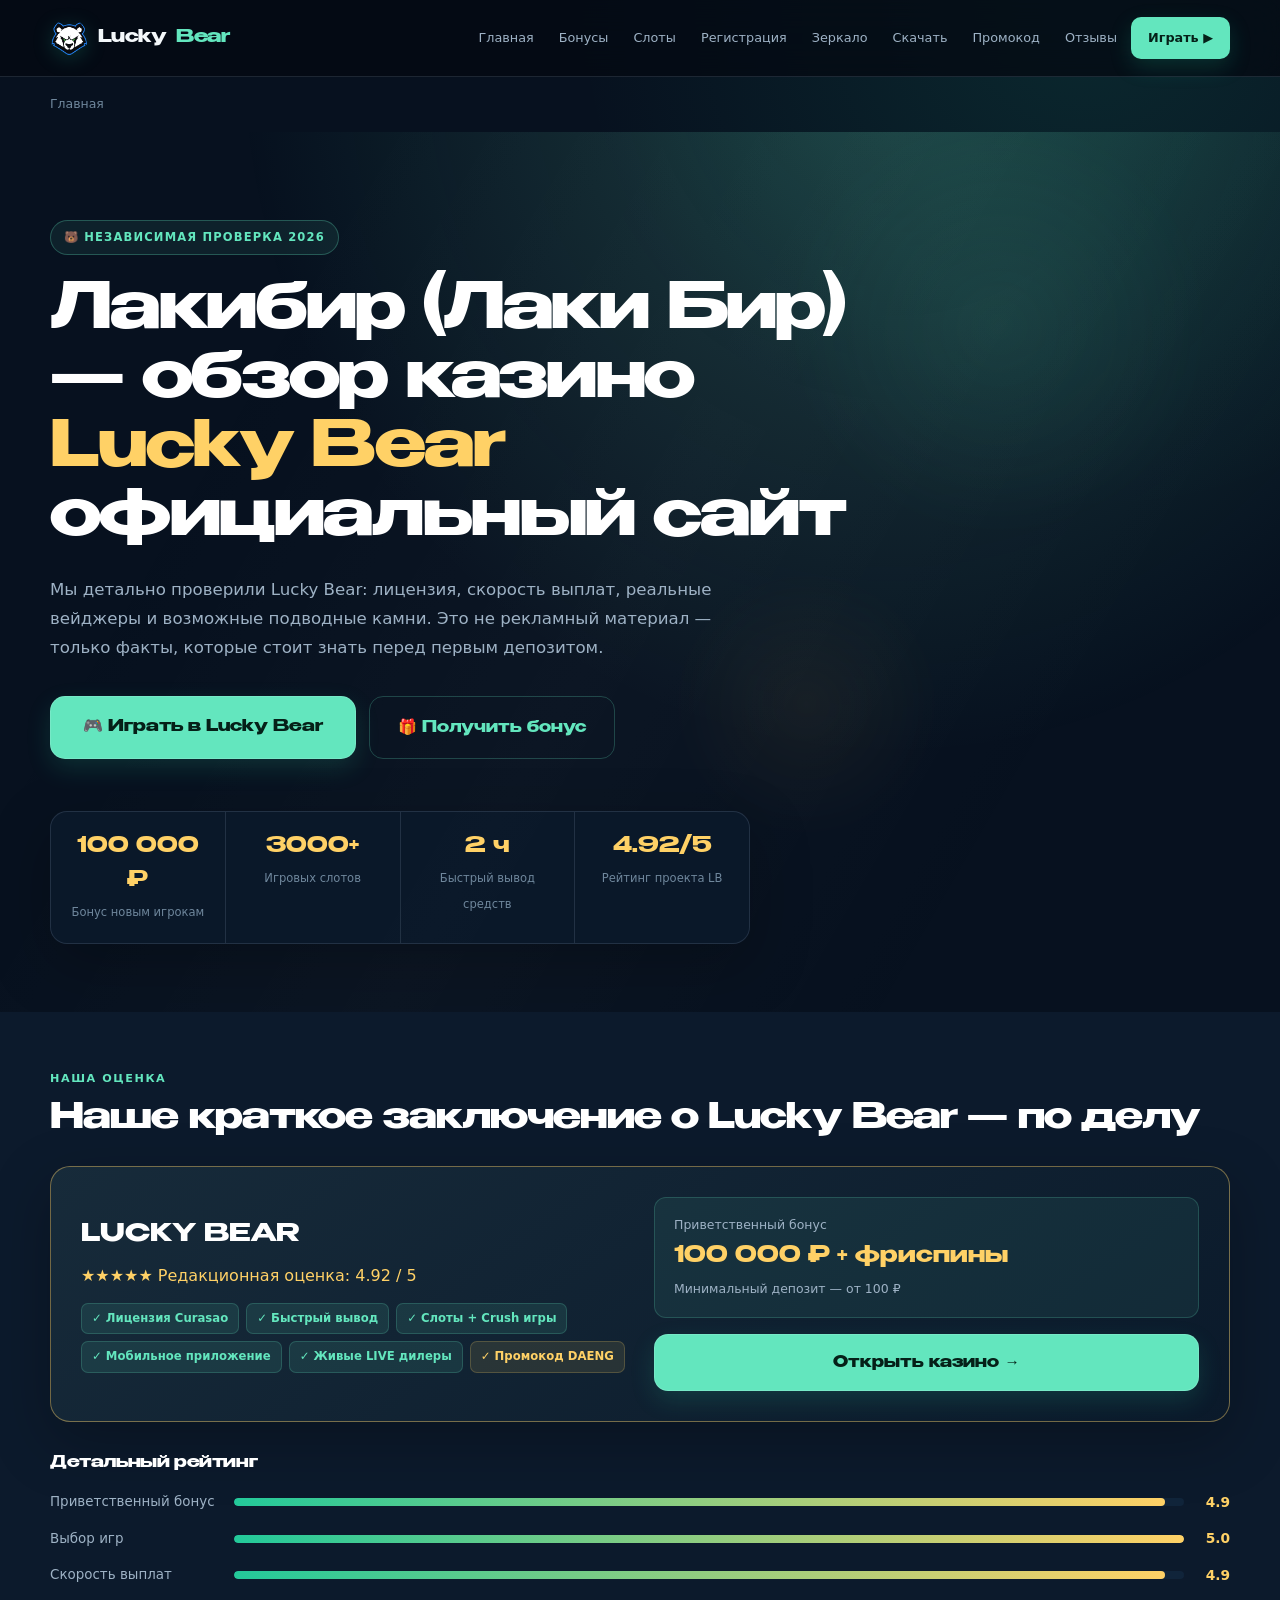
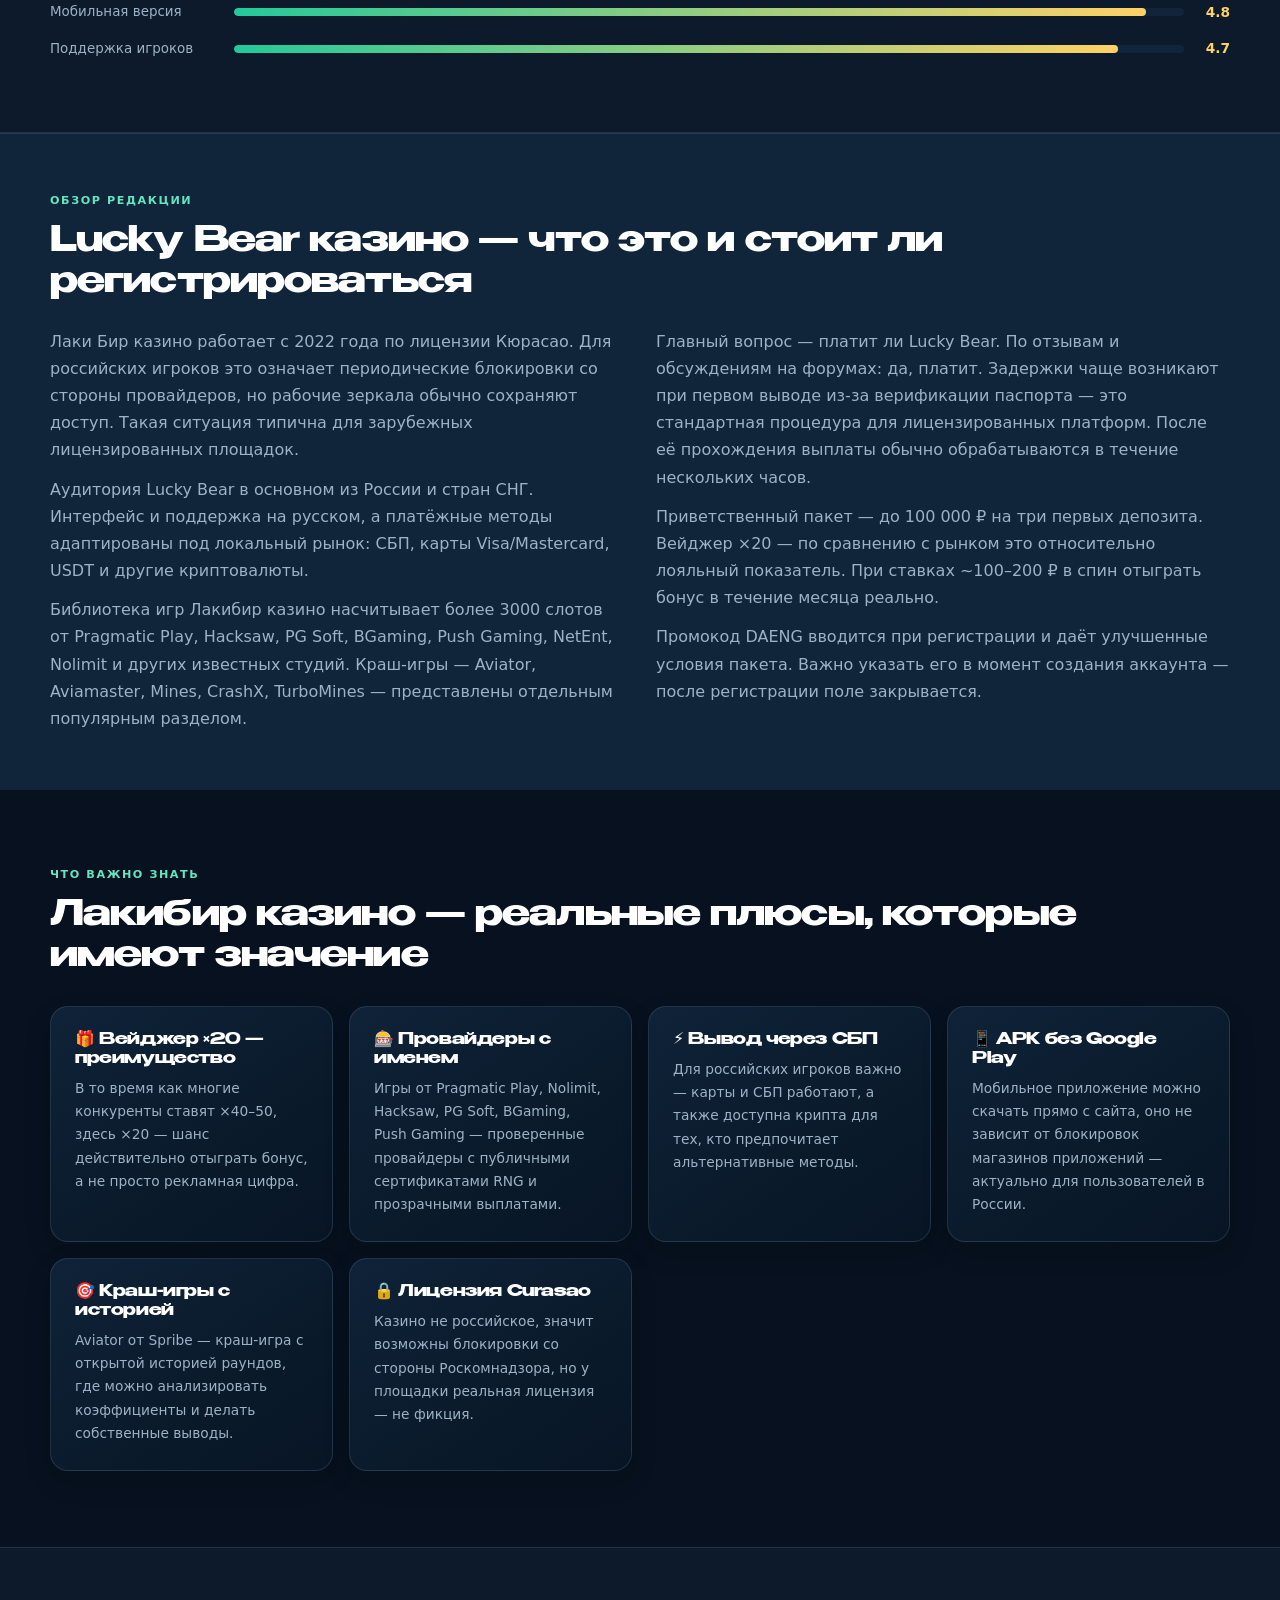
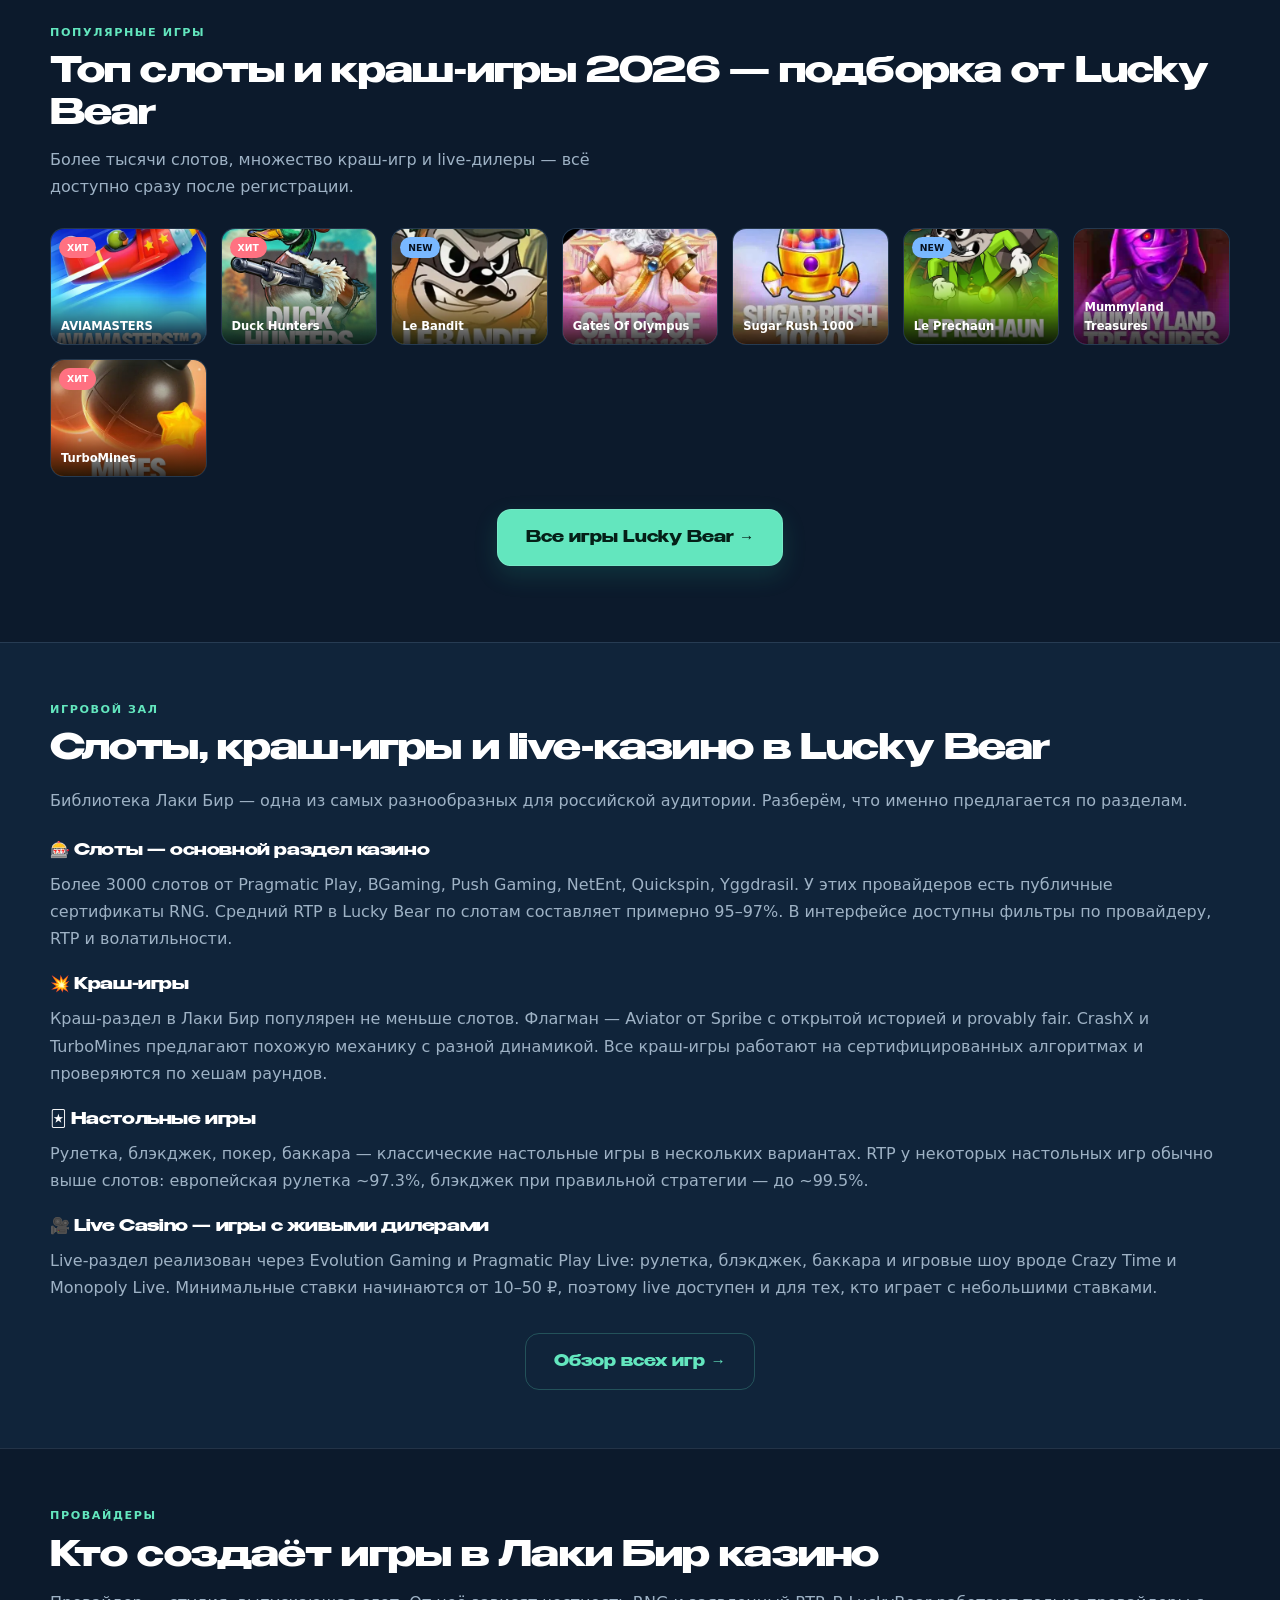
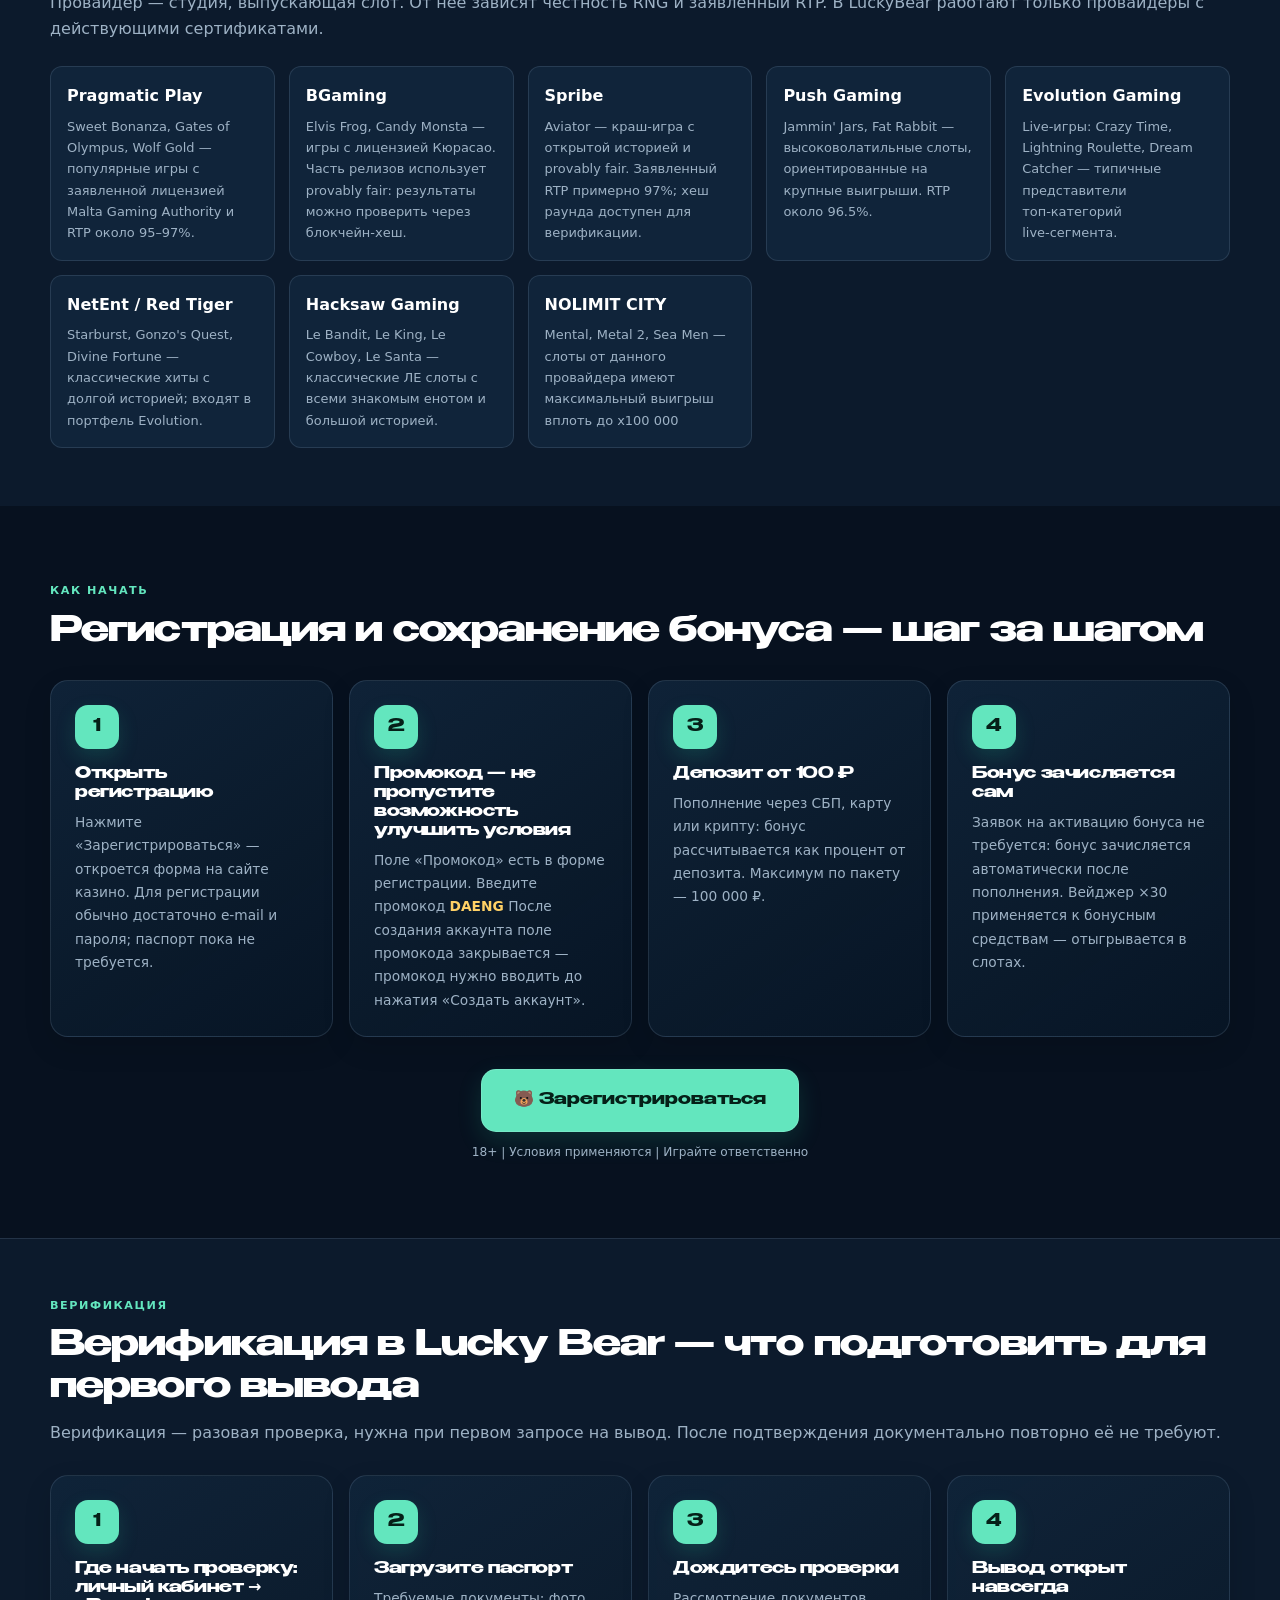
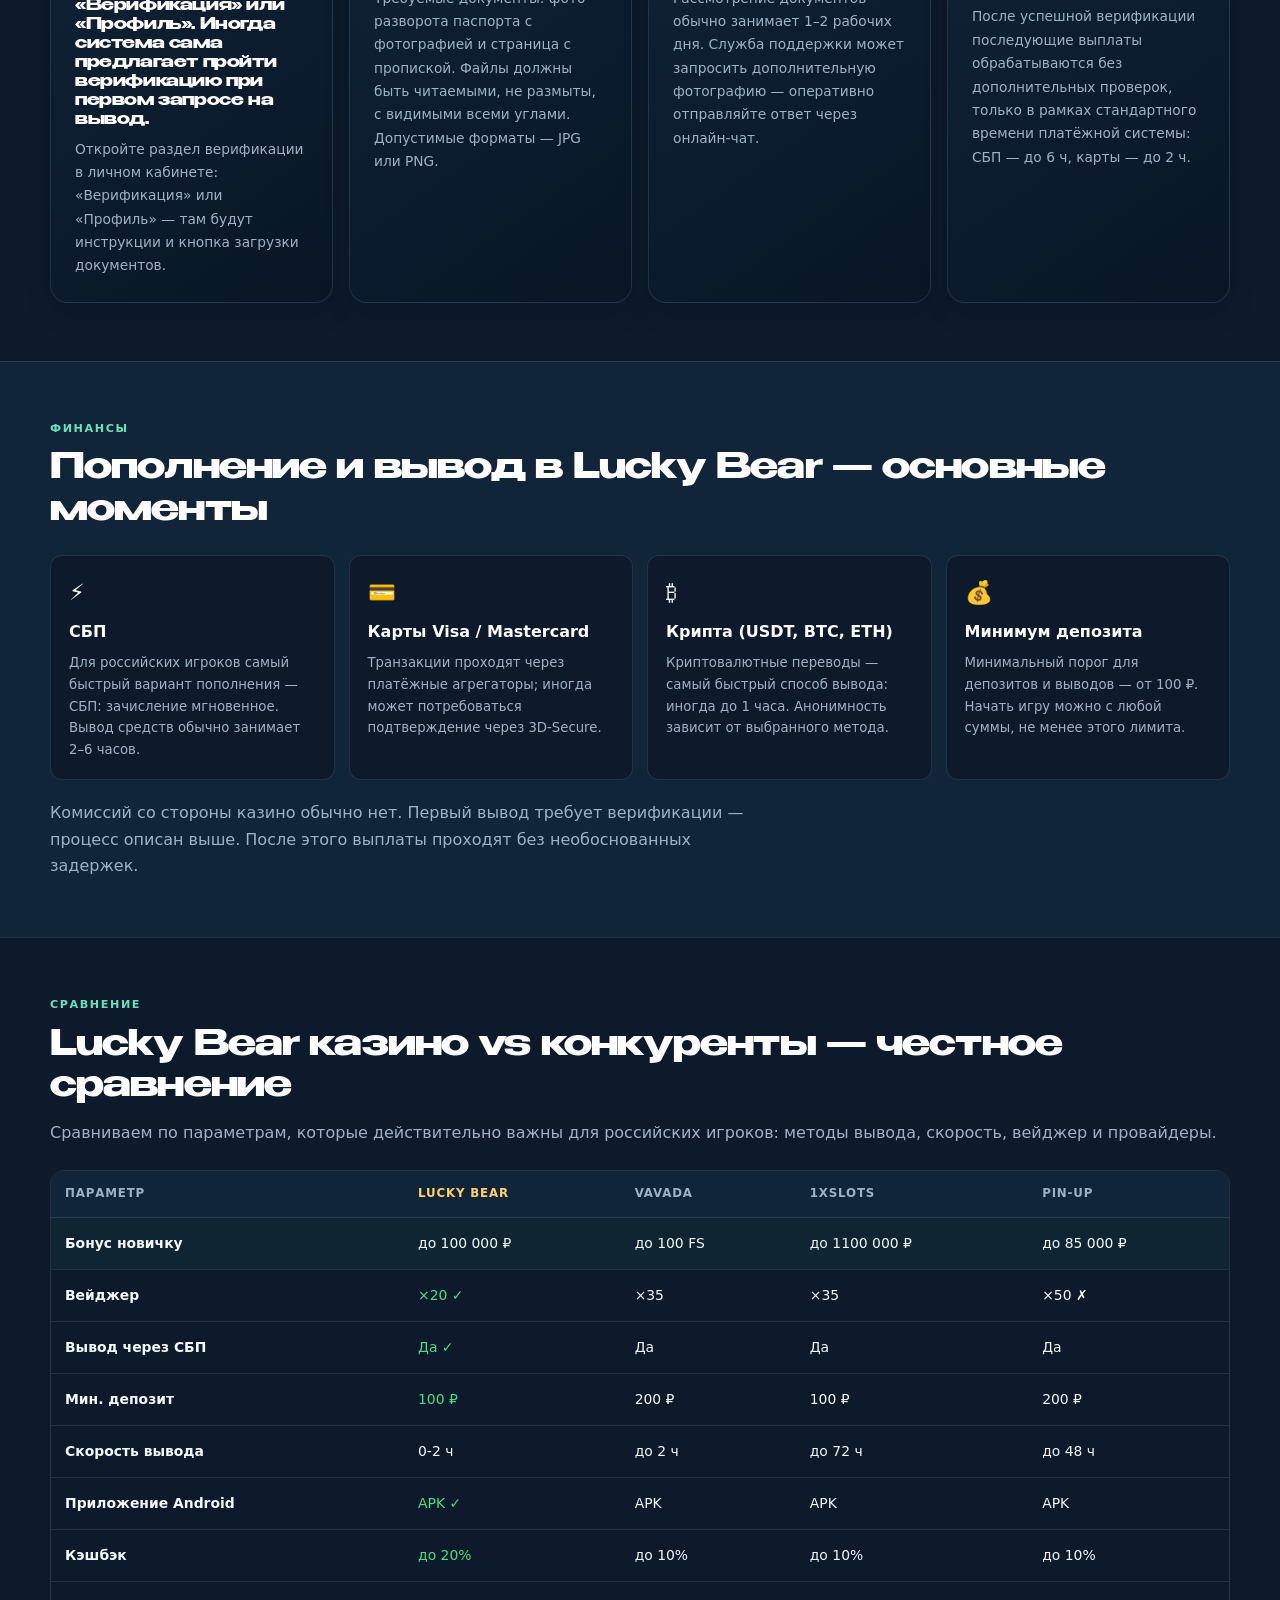
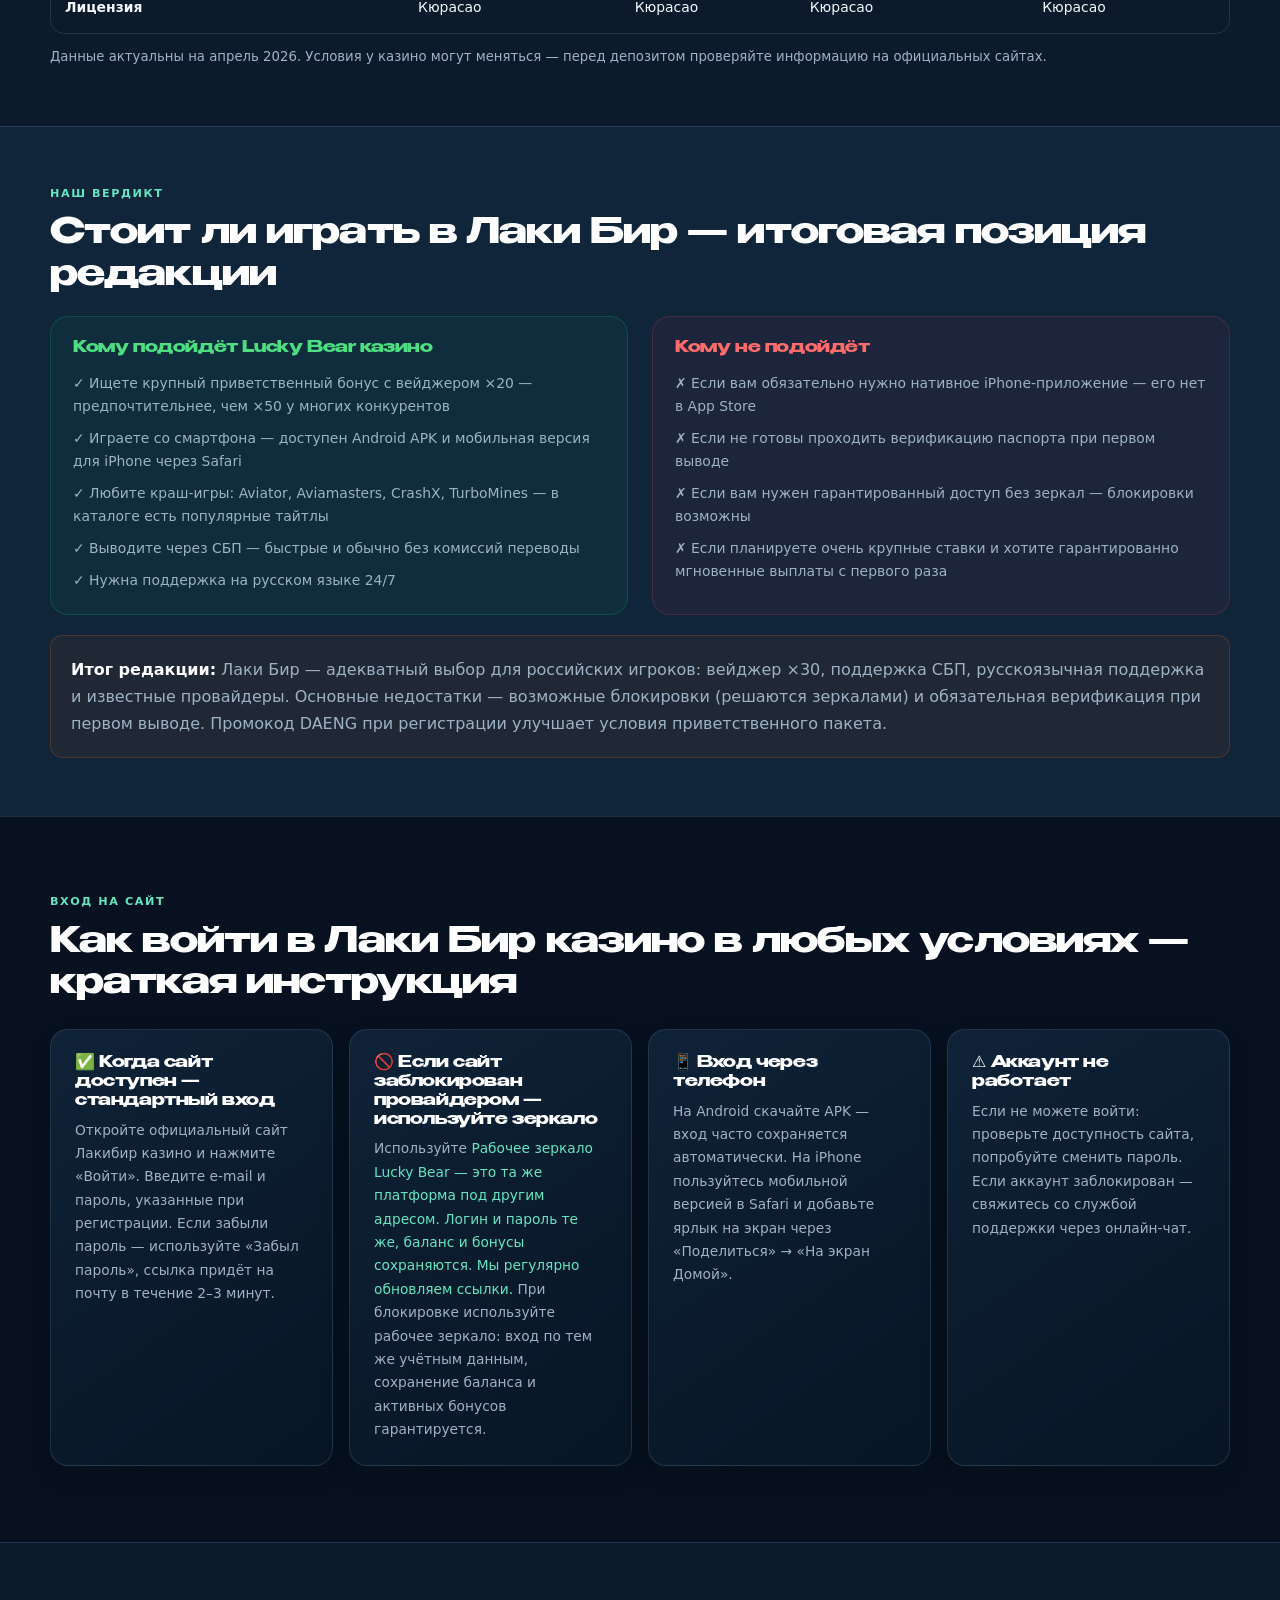
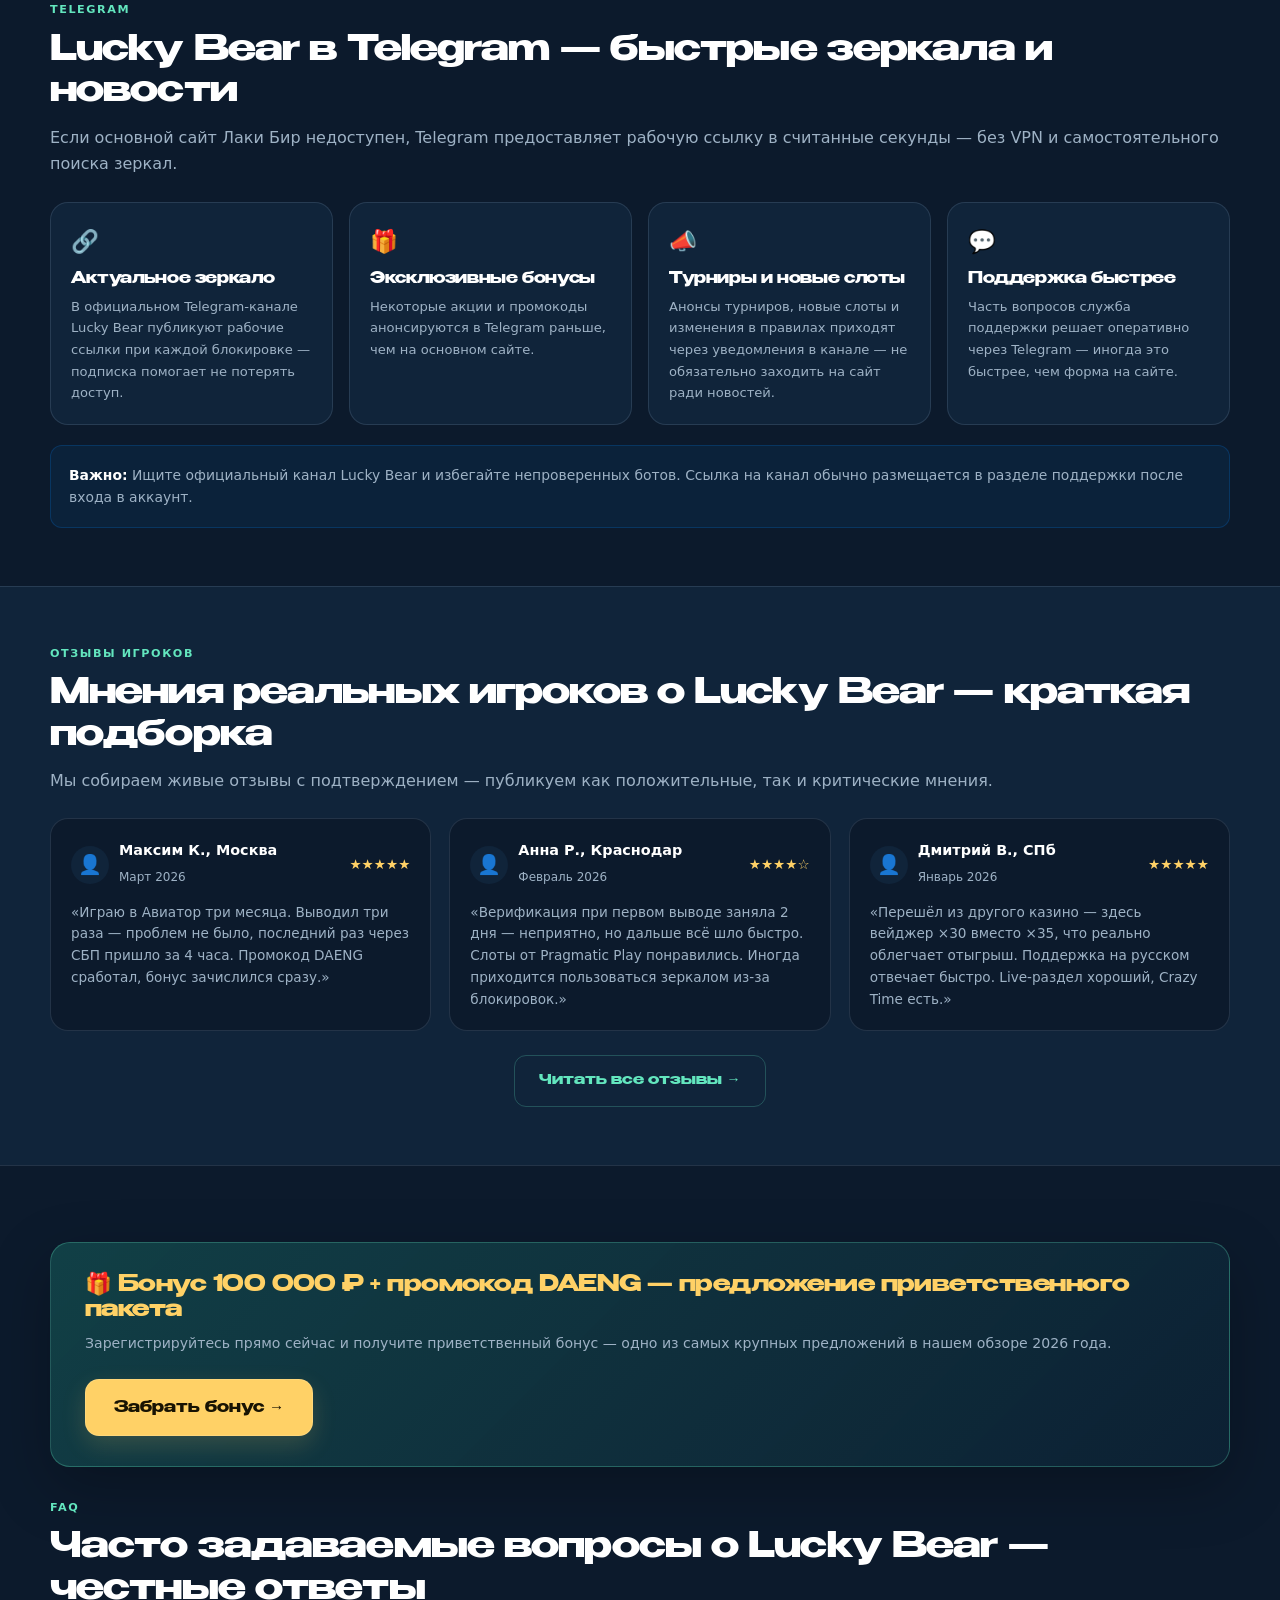
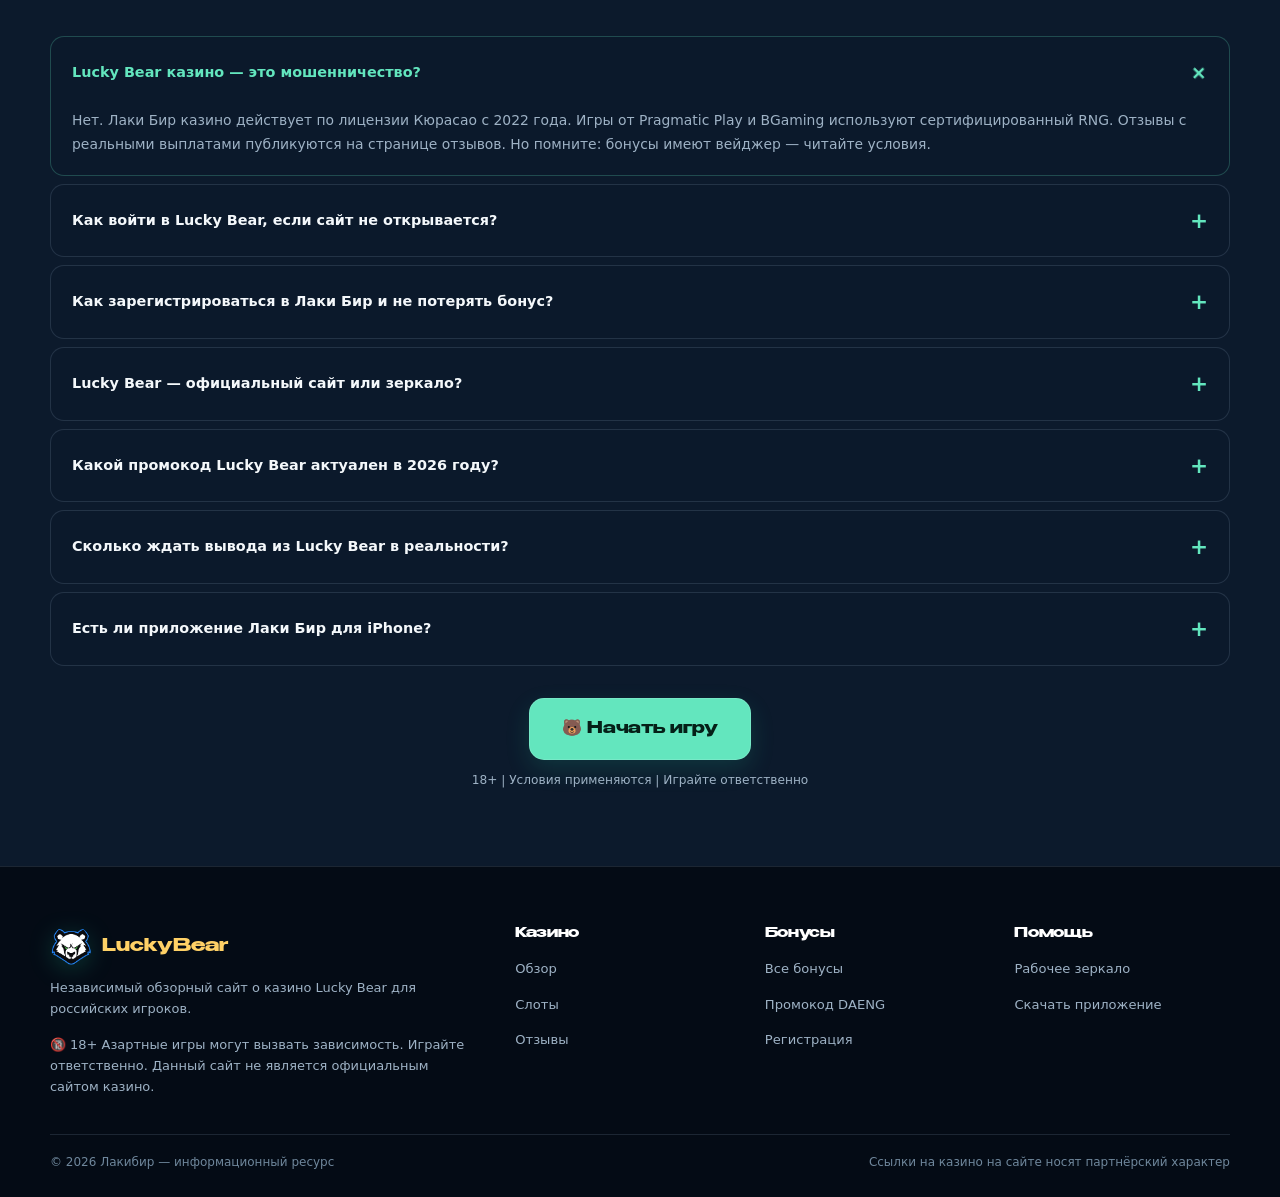
<file: index.html>
<!DOCTYPE html>

<html lang="ru-RU">
<head>
<meta charset="utf-8"/>
<meta content="width=device-width, initial-scale=1.0" name="viewport"/>
<title>Казино Лакибир — официальный сайт Лаки Бир (Lucky Bear). Обзор 2026.</title>
<meta content="Лакибир казино (Лаки Бир) — официальный сайт: вход, рабочие зеркала и доступ. Бонус 100 000 ₽, более 3000 игр, вывод через СБП. Информация о регистрации, промокодах и отзывах игроков, 2026." name="description"/>
<link href="https://luckybear.lb-game.ru/" rel="canonical"/>
<meta content="website" property="og:type"/>
<meta content="ru_RU" property="og:locale"/>
<meta content="Лакибир — официальный сайт Лаки Бир (LuckyBear): краткий обзор казино 2026." property="og:title"/>
<meta content="Лакибир казино (Лаки Бир) — официальный сайт: как войти и где найти рабочее зеркало. Бонус 100 000 ₽; 3000+ игр; выплаты через СБП. Регистрация, промокод и отзывы игроков — 2026." property="og:description"/>
<meta content="https://luckybear.lb-game.ru/" property="og:url"/>
<meta content="https://luckybear.lb-game.ru/images/banner-hero.png" property="og:image"/>
<meta content="Лакибир казино" property="og:site_name"/>
<meta content="summary_large_image" name="twitter:card"/>
<meta content="index,follow,max-image-preview:large" name="robots"/>
<link href="images/favicon.ico" rel="icon" type="image/x-icon"/>
<link href="https://mc.yandex.ru" rel="preconnect"/>
<link href="https://mc.yandex.ru" rel="dns-prefetch"/>
<link href="https://luckybear.lb-game.ru/site" rel="dns-prefetch"/>
<link as="font" crossorigin="" href="BenzinBold.woff2" rel="preload" type="font/woff2"/>
<link href="css/style.css" rel="stylesheet"/>
<script type="application/ld+json">{"@context":"https://schema.org","@graph":[{"@type":"WebSite","@id":"https://luckybear.lb-game.ru/#website","name":"Лакибир казино (LuckyBear)","url":"https://luckybear.lb-game.ru","description":"Официальный обзор казино Lucky Bear — бонусы, игры, регистрация","inLanguage":"ru-RU","publisher":{"@id":"https://luckybear.lb-game.ru/#org"}},{"@type":"Organization","@id":"https://luckybear.lb-game.ru/#org","name":"Lucky Bear","url":"https://luckybear.lb-game.ru","logo":"https://luckybear.lb-game.ru/images/logo.png","aggregateRating":{"@type":"AggregateRating","ratingValue":"4.8","bestRating":"5","ratingCount":"3247"}},{"@type":"BreadcrumbList","itemListElement":[{"@type":"ListItem","position":1,"name":"Главная","item":"https://luckybear.lb-game.ru/"}]},{"@type":"FAQPage","mainEntity":[{"@type":"Question","name":"Lucky Bear казино — это не лохотрон?","acceptedAnswer":{"@type":"Answer","text":"Нет. Лаки Бир казино работает по лицензии Кюрасао с 2022 года. Игры от Pragmatic Play и BGaming используют сертифицированный RNG. Выигрыши реально выплачиваются, большинство игроков получают деньги за до 2 часов."}},{"@type":"Question","name":"Как войти в Lucky Bear казино если сайт не открывается?","acceptedAnswer":{"@type":"Answer","text":"Используйте рабочее зеркало Lucky Bear — ссылка всегда актуальна на странице зеркала. Логин, пароль, баланс и бонусы сохраняются полностью. Блокировка — это Роскомнадзор, не проблема самого казино."}},{"@type":"Question","name":"Как зарегистрироваться в Лаки Бир и не потерять бонус?","acceptedAnswer":{"@type":"Answer","text":"Введите промокод DAENG в форме регистрации до нажатия «Создать аккаунт» — после регистрации поле закрывается. Затем пополните счёт от 100 ₽ — бонус до 100 000 ₽ зачисляется автоматически."}},{"@type":"Question","name":"Lucky Bear казино официальный сайт — где найти рабочую ссылку?","acceptedAnswer":{"@type":"Answer","text":"Официальный сайт Lucky Bear казино доступен по рабочим ссылкам, которые мы проверяем и обновляем ежедневно. Кнопки «Играть» и «Войти» ведут напрямую на платформу казино с бонусом 100 000 ₽ и промокодом DAENG. При блокировке Роскомнадзором используется страница рабочих зеркал."}},{"@type":"Question","name":"Какой промокод Lucky Bear актуален в 2026?","acceptedAnswer":{"@type":"Answer","text":"Актуальный промокод Лаки Бир в 2026 году — DAENG. Вводится при создании нового аккаунта. Даёт максимальный приветственный пакет: +200% на первый депозит, +150% на второй, +100% на третий."}},{"@type":"Question","name":"Сколько ждать вывода денег из Lucky Bear?","acceptedAnswer":{"@type":"Answer","text":"СБП и карты — до 2 часов. Криптовалюта — до 1 часа. Первый вывод занимает 1–2 дня из-за обязательной верификации паспорта. После первой проверки все последующие выводы идут без задержек."}},{"@type":"Question","name":"Есть ли приложение Лаки Бир для iPhone?","acceptedAnswer":{"@type":"Answer","text":"Нативного iOS-приложения нет — Apple не разрешает казино в App Store. Мобильный сайт в Safari работает полноценно. Добавьте на рабочий стол: Поделиться → На экран Домой. На Android есть APK — скачивается с сайта напрямую."}}]},{"@type":"WebPage","@id":"https://luckybear.lb-game.ru#webpage","url":"https://luckybear.lb-game.ru/","name":"Казино Лакибир — официальный сайт Лаки Бир (Lucky Bear). Обзор 2026.","description":"Лакибир казино (Лаки Бир) — официальный сайт: вход, рабочие зеркала и доступ. Бонус 100 000 ₽, более 3000 игр, вывод через СБП. Информация о регистрации, промокодах и отзывах игроков, 2026.","inLanguage":"ru-RU","isPartOf":{"@id":"https://luckybear.lb-game.ru/#website"}}]}</script>
<script type="text/javascript">
(function(m,e,t,r,i,k,a){m[i]=m[i]||function(){(m[i].a=m[i].a||[]).push(arguments)};
m[i].l=1*new Date();
for(var j=0;j<document.scripts.length;j++){if(document.scripts[j].src===r){return;}}
k=e.createElement(t),a=e.getElementsByTagName(t)[0],k.async=1,k.src=r,a.parentNode.insertBefore(k,a)})
(window,document,"script","https://mc.yandex.ru/metrika/tag.js?id=112301269","ym");
ym(112301269,"init",{ssr:true,clickmap:true,ecommerce:"dataLayer",referrer:document.referrer,url:location.href,accurateTrackBounce:true,trackLinks:true});
</script>
<noscript><div><img alt="" src="https://mc.yandex.ru/watch/112301269" style="position:absolute;left:-9999px;"/></div></noscript>
</head>
<body>
<header>
<div class="container header-inner">
<a class="logo" href="index.html"><img alt="LuckyBear" src="images/luckybear-icon.png"/> Lucky<span>Bear</span></a>
<nav>
<a href="index.html">Главная</a>
<a href="bonus.html">Бонусы</a>
<a href="sloty.html">Слоты</a>
<a href="registraciya.html">Регистрация</a>
<a href="zerkalo.html">Зеркало</a>
<a href="skachat.html">Скачать</a>
<a href="promokod.html">Промокод</a>
<a href="otzyvy.html">Отзывы</a>
<a class="btn-nav" href="https://luckybear.lb-game.ru/site" rel="nofollow noopener" target="_blank">Играть ▶</a>
</nav>
<button aria-label="Меню" class="mob-btn" onclick="document.getElementById('mobNav').classList.toggle('open')">
<span></span><span></span><span></span>
</button>
</div>
</header>
<div class="mob-nav" id="mobNav">
<button class="mob-close" onclick="document.getElementById('mobNav').classList.remove('open')">✕</button>
<a href="index.html" onclick="document.getElementById('mobNav').classList.remove('open')">🏠 Главная</a>
<a href="bonus.html" onclick="document.getElementById('mobNav').classList.remove('open')">🎁 Бонусы</a>
<a href="sloty.html" onclick="document.getElementById('mobNav').classList.remove('open')">🎰 Слоты</a>
<a href="registraciya.html" onclick="document.getElementById('mobNav').classList.remove('open')">📝 Регистрация</a>
<a href="zerkalo.html" onclick="document.getElementById('mobNav').classList.remove('open')">🔗 Зеркало</a>
<a href="skachat.html" onclick="document.getElementById('mobNav').classList.remove('open')">📱 Скачать</a>
<a href="promokod.html" onclick="document.getElementById('mobNav').classList.remove('open')">🎟️ Промокод</a>
<a href="otzyvy.html" onclick="document.getElementById('mobNav').classList.remove('open')">⭐ Отзывы</a>
<a class="btn-nav" href="https://luckybear.lb-game.ru/site" rel="nofollow noopener" target="_blank">🎮 Играть сейчас</a>
</div>
<div class="container"><div class="breadcrumb"><a href="index.html">Главная</a></div></div>
<section class="hero">
<div class="hero-bg"></div>
<div class="container">
<div class="hero-badge">🐻 Независимая проверка 2026</div>
<h1>Лакибир (Лаки Бир) — обзор казино<br/><span class="gold">Lucky Bear</span> официальный сайт</h1>
<p class="hero-desc">Мы детально проверили Lucky Bear: лицензия, скорость выплат, реальные вейджеры и возможные подводные камни. Это не рекламный материал — только факты, которые стоит знать перед первым депозитом.</p>
<div class="hero-btns">
<a class="btn btn-xl" href="https://luckybear.lb-game.ru/site" rel="nofollow noopener" target="_blank">🎮 Играть в Lucky Bear</a>
<a class="btn btn-outline btn-lg" href="bonus.html">🎁 Получить бонус</a>
</div>
<div class="hero-stats">
<div class="hero-stat"><strong>100 000 ₽</strong><span>Бонус новым игрокам</span></div>
<div class="hero-stat"><strong>3000+</strong><span>Игровых слотов</span></div>
<div class="hero-stat"><strong>2 ч</strong><span>Быстрый вывод средств</span></div>
<div class="hero-stat"><strong>4.92/5</strong><span>Рейтинг проекта LB</span></div>
</div>
</div>
</section>
<section class="section-sm" style="background:var(--bg2);border-bottom:1px solid var(--border2);">
<div class="container">
<div class="section-label">Наша оценка</div>
<h2>Наше краткое заключение о Lucky Bear — по делу</h2>
<div class="top-card">
<div class="top-card-left">
<div class="casino-name-big">LUCKY BEAR</div>
<div class="stars-line">★★★★★ Редакционная оценка: 4.92 / 5</div>
<div class="tags-wrap">
<span class="tag g">✓ Лицензия Curasao</span>
<span class="tag g">✓ Быстрый вывод</span>
<span class="tag g">✓ Слоты + Сrush игры</span>
<span class="tag g">✓ Мобильное приложение</span>
<span class="tag g">✓ Живые LIVE дилеры</span>
<span class="tag y">✓ Промокод DAENG</span>
</div>
</div>
<div class="top-card-right">
<div class="bonus-card">
<span>Приветственный бонус</span>
<strong>100 000 ₽ + фриспины</strong>
<span>Минимальный депозит — от 100 ₽</span>
</div>
<a class="btn btn-lg" href="https://luckybear.lb-game.ru/site" rel="nofollow noopener" style="width:100%;justify-content:center;" target="_blank">Открыть казино →</a>
</div>
</div>
<div style="margin-top:32px;">
<h3 style="color:#fff;margin-bottom:18px;">Детальный рейтинг</h3>
<div class="rating-row"><span class="rating-label">Приветственный бонус</span><div class="rating-bar"><div class="rating-fill" style="width:98%"></div></div><span class="rating-val">4.9</span></div>
<div class="rating-row"><span class="rating-label">Выбор игр</span><div class="rating-bar"><div class="rating-fill" style="width:100%"></div></div><span class="rating-val">5.0</span></div>
<div class="rating-row"><span class="rating-label">Скорость выплат</span><div class="rating-bar"><div class="rating-fill" style="width:98%"></div></div><span class="rating-val">4.9</span></div>
<div class="rating-row"><span class="rating-label">Мобильная версия</span><div class="rating-bar"><div class="rating-fill" style="width:96%"></div></div><span class="rating-val">4.8</span></div>
<div class="rating-row"><span class="rating-label">Поддержка игроков</span><div class="rating-bar"><div class="rating-fill" style="width:93%"></div></div><span class="rating-val">4.7</span></div>
</div>
</div>
</section>
<section class="section-sm" style="background:var(--bg3);border-top:1px solid var(--border2);">
<div class="container">
<div class="section-label">Обзор редакции</div>
<h2>Lucky Bear казино — что это и стоит ли регистрироваться</h2>
<div style="display:grid;grid-template-columns:1fr 1fr;gap:32px;margin-top:24px;">
<div>
<p style="color:var(--text2);line-height:1.7;">Лаки Бир казино работает с 2022 года по лицензии Кюрасао. Для российских игроков это означает периодические блокировки со стороны провайдеров, но рабочие зеркала обычно сохраняют доступ. Такая ситуация типична для зарубежных лицензированных площадок.</p>
<p style="color:var(--text2);line-height:1.7;margin-top:12px;">Аудитория Lucky Bear в основном из России и стран СНГ. Интерфейс и поддержка на русском, а платёжные методы адаптированы под локальный рынок: СБП, карты Visa/Mastercard, USDT и другие криптовалюты.</p>
<p style="color:var(--text2);line-height:1.7;margin-top:12px;">Библиотека игр Лакибир казино насчитывает более 3000 слотов от Pragmatic Play, Hacksaw, PG Soft, BGaming, Push Gaming, NetEnt, Nolimit и других известных студий. Краш-игры — Aviator, Aviamaster, Mines, CrashX, TurboMines — представлены отдельным популярным разделом.</p>
</div>
<div>
<p style="color:var(--text2);line-height:1.7;">Главный вопрос — платит ли Lucky Bear. По отзывам и обсуждениям на форумах: да, платит. Задержки чаще возникают при первом выводе из‑за верификации паспорта — это стандартная процедура для лицензированных платформ. После её прохождения выплаты обычно обрабатываются в течение нескольких часов.</p>
<p style="color:var(--text2);line-height:1.7;margin-top:12px;">Приветственный пакет — до 100 000 ₽ на три первых депозита. Вейджер ×20 — по сравнению с рынком это относительно лояльный показатель. При ставках ~100–200 ₽ в спин отыграть бонус в течение месяца реально.</p>
<p style="color:var(--text2);line-height:1.7;margin-top:12px;">Промокод DAENG вводится при регистрации и даёт улучшенные условия пакета. Важно указать его в момент создания аккаунта — после регистрации поле закрывается.</p>
</div>
</div>
</div>
</section>
<section class="section">
<div class="container">
<div class="section-label">Что важно знать</div>
<h2>Лакибир казино — реальные плюсы, которые имеют значение</h2>
<div class="info-grid">
<div class="info-card"><h3>🎁 Вейджер ×20 — преимущество</h3><p>В то время как многие конкуренты ставят ×40–50, здесь ×20 — шанс действительно отыграть бонус, а не просто рекламная цифра.</p></div>
<div class="info-card"><h3>🎰 Провайдеры с именем</h3><p>Игры от Pragmatic Play, Nolimit, Hacksaw, PG Soft, BGaming, Push Gaming — проверенные провайдеры с публичными сертификатами RNG и прозрачными выплатами.</p></div>
<div class="info-card"><h3>⚡ Вывод через СБП</h3><p>Для российских игроков важно — карты и СБП работают, а также доступна крипта для тех, кто предпочитает альтернативные методы.</p></div>
<div class="info-card"><h3>📱 APK без Google Play</h3><p>Мобильное приложение можно скачать прямо с сайта, оно не зависит от блокировок магазинов приложений — актуально для пользователей в России.</p></div>
<div class="info-card"><h3>🎯 Краш-игры с историей</h3><p>Aviator от Spribe — краш‑игра с открытой историей раундов, где можно анализировать коэффициенты и делать собственные выводы.</p></div>
<div class="info-card"><h3>🔒 Лицензия Curasao</h3><p>Казино не российское, значит возможны блокировки со стороны Роскомнадзора, но у площадки реальная лицензия — не фикция.</p></div>
</div>
</div>
</section>
<section class="section" style="background:var(--bg2);border-top:1px solid var(--border2);">
<div class="container">
<div class="section-label">Популярные игры</div>
<h2>Топ слоты и краш‑игры 2026 — подборка от Lucky Bear</h2>
<p class="mt-8" style="color:var(--text2);max-width:580px;">Более тысячи слотов, множество краш‑игр и live‑дилеры — всё доступно сразу после регистрации.</p>
<div class="games-grid">
<a class="game-card" href="https://luckybear.lb-game.ru/site" rel="nofollow noopener" target="_blank">
<img alt="Краш-игра Aviamasters в казино Lucky Bear — игровой автомат онлайн" loading="lazy" src="images/avmas.webp"/>
<span class="game-badge hot">ХИТ</span>
<span class="game-name">AVIAMASTERS</span>
<div class="game-overlay"><span class="game-play-btn">Играть</span></div>
</a>
<a class="game-card" href="https://luckybear.lb-game.ru/site" rel="nofollow noopener" target="_blank">
<img alt="Duck Hunters — слот Nolimit в Лаки Бир казино" loading="lazy" src="images/duck.webp"/>
<span class="game-badge hot">ХИТ</span>
<span class="game-name">Duck Hunters</span>
<div class="game-overlay"><span class="game-play-btn">Играть</span></div>
</a>
<a class="game-card" href="https://luckybear.lb-game.ru/site" rel="nofollow noopener" target="_blank">
<img alt="Le Bandit — слот с бонусными раундами в Lucky Bear" loading="lazy" src="images/leban.webp"/>
<span class="game-badge new">NEW</span>
<span class="game-name">Le Bandit</span>
<div class="game-overlay"><span class="game-play-btn">Играть</span></div>
</a>
<a class="game-card" href="https://luckybear.lb-game.ru/site" rel="nofollow noopener" target="_blank">
<img alt="Gates Of Olympus — игровой автомат в казино Лаки Бир" loading="lazy" src="images/gates.webp"/>
<span class="game-name">Gates Of Olympus</span>
<div class="game-overlay"><span class="game-play-btn">Играть</span></div>
</a>
<a class="game-card" href="https://luckybear.lb-game.ru/site" rel="nofollow noopener" target="_blank">
<img alt="Sugar Rush 1000 — слот в Lucky Bear казино" loading="lazy" src="images/sug.webp"/>
<span class="game-name">Sugar Rush 1000</span>
<div class="game-overlay"><span class="game-play-btn">Играть</span></div>
</a>
<a class="game-card" href="https://luckybear.lb-game.ru/site" rel="nofollow noopener" target="_blank">
<img alt="Le Prechaun — новый слот с высоким RTP в Лаки Бир" loading="lazy" src="images/lepre.webp"/>
<span class="game-badge new">NEW</span>
<span class="game-name">Le Prechaun</span>
<div class="game-overlay"><span class="game-play-btn">Играть</span></div>
</a>
<a class="game-card" href="https://luckybear.lb-game.ru/site" rel="nofollow noopener" target="_blank">
<img alt="Mummyland Treasures — игровой автомат египетской тематики в Lucky Bear" loading="lazy" src="images/mummy.webp"/>
<span class="game-name">Mummyland Treasures</span>
<div class="game-overlay"><span class="game-play-btn">Играть</span></div>
</a>
<a class="game-card" href="https://luckybear.lb-game.ru/site" rel="nofollow noopener" target="_blank">
<img alt="TurboMines — игра мины в казино Лаки Бир" loading="lazy" src="images/turbo.webp"/>
<span class="game-badge hot">ХИТ</span>
<span class="game-name">TurboMines</span>
<div class="game-overlay"><span class="game-play-btn">Играть</span></div>
</a>
</div>
<div class="text-center mt-32">
<a class="btn btn-lg" href="https://luckybear.lb-game.ru/site" rel="nofollow noopener" target="_blank">Все игры Lucky Bear →</a>
</div>
</div>
</section>
<section class="section-sm" style="background:var(--bg3);border-top:1px solid var(--border2);">
<div class="container">
<div class="section-label">Игровой зал</div>
<h2>Слоты, краш‑игры и live‑казино в Lucky Bear</h2>
<p style="color:var(--text2);line-height:1.7;margin-top:16px;">Библиотека Лаки Бир — одна из самых разнообразных для российской аудитории. Разберём, что именно предлагается по разделам.</p>
<div style="margin-top:28px;">
<h3 style="color:#fff;margin-bottom:10px;">🎰 Слоты — основной раздел казино</h3>
<p style="color:var(--text2);line-height:1.7;">Более 3000 слотов от Pragmatic Play, BGaming, Push Gaming, NetEnt, Quickspin, Yggdrasil. У этих провайдеров есть публичные сертификаты RNG. Средний RTP в Lucky Bear по слотам составляет примерно 95–97%. В интерфейсе доступны фильтры по провайдеру, RTP и волатильности.</p>
<h3 style="color:#fff;margin-bottom:10px;margin-top:24px;">💥 Краш-игры</h3>
<p style="color:var(--text2);line-height:1.7;">Краш‑раздел в Лаки Бир популярен не меньше слотов. Флагман — Aviator от Spribe с открытой историей и provably fair. CrashX и TurboMines предлагают похожую механику с разной динамикой. Все краш‑игры работают на сертифицированных алгоритмах и проверяются по хешам раундов.</p>
<h3 style="color:#fff;margin-bottom:10px;margin-top:24px;">🃏 Настольные игры</h3>
<p style="color:var(--text2);line-height:1.7;">Рулетка, блэкджек, покер, баккара — классические настольные игры в нескольких вариантах. RTP у некоторых настольных игр обычно выше слотов: европейская рулетка ~97.3%, блэкджек при правильной стратегии — до ~99.5%.</p>
<h3 style="color:#fff;margin-bottom:10px;margin-top:24px;">🎥 Live Casino — игры с живыми дилерами</h3>
<p style="color:var(--text2);line-height:1.7;">Live‑раздел реализован через Evolution Gaming и Pragmatic Play Live: рулетка, блэкджек, баккара и игровые шоу вроде Crazy Time и Monopoly Live. Минимальные ставки начинаются от 10–50 ₽, поэтому live доступен и для тех, кто играет с небольшими ставками.</p>
</div>
<div class="text-center mt-32">
<a class="btn btn-outline btn-lg" href="sloty.html">Обзор всех игр →</a>
</div>
</div>
</section>
<section class="section-sm" style="background:var(--bg2);border-top:1px solid var(--border2);">
<div class="container">
<div class="section-label">Провайдеры</div>
<h2>Кто создаёт игры в Лаки Бир казино</h2>
<p style="color:var(--text2);margin-top:8px;margin-bottom:24px;">Провайдер — студия, выпускающая слот. От неё зависят честность RNG и заявленный RTP. В LuckyBear работают только провайдеры с действующими сертификатами.</p>
<div style="display:grid;grid-template-columns:repeat(auto-fit,minmax(200px,1fr));gap:14px;">
<div style="background:var(--bg3);border:1px solid var(--border2);border-radius:12px;padding:16px;">
<strong style="color:#fff;display:block;margin-bottom:6px;">Pragmatic Play</strong>
<p style="font-size:.81rem;color:var(--text2);margin:0;">Sweet Bonanza, Gates of Olympus, Wolf Gold — популярные игры с заявленной лицензией Malta Gaming Authority и RTP около 95–97%.</p>
</div>
<div style="background:var(--bg3);border:1px solid var(--border2);border-radius:12px;padding:16px;">
<strong style="color:#fff;display:block;margin-bottom:6px;">BGaming</strong>
<p style="font-size:.81rem;color:var(--text2);margin:0;">Elvis Frog, Candy Monsta — игры с лицензией Кюрасао. Часть релизов использует provably fair: результаты можно проверить через блокчейн‑хеш.</p>
</div>
<div style="background:var(--bg3);border:1px solid var(--border2);border-radius:12px;padding:16px;">
<strong style="color:#fff;display:block;margin-bottom:6px;">Spribe</strong>
<p style="font-size:.81rem;color:var(--text2);margin:0;">Aviator — краш‑игра с открытой историей и provably fair. Заявленный RTP примерно 97%; хеш раунда доступен для верификации.</p>
</div>
<div style="background:var(--bg3);border:1px solid var(--border2);border-radius:12px;padding:16px;">
<strong style="color:#fff;display:block;margin-bottom:6px;">Push Gaming</strong>
<p style="font-size:.81rem;color:var(--text2);margin:0;">Jammin' Jars, Fat Rabbit — высоковолатильные слоты, ориентированные на крупные выигрыши. RTP около 96.5%.</p>
</div>
<div style="background:var(--bg3);border:1px solid var(--border2);border-radius:12px;padding:16px;">
<strong style="color:#fff;display:block;margin-bottom:6px;">Evolution Gaming</strong>
<p style="font-size:.81rem;color:var(--text2);margin:0;">Live‑игры: Crazy Time, Lightning Roulette, Dream Catcher — типичные представители топ‑категорий live‑сегмента.</p>
</div>
<div style="background:var(--bg3);border:1px solid var(--border2);border-radius:12px;padding:16px;">
<strong style="color:#fff;display:block;margin-bottom:6px;">NetEnt / Red Tiger</strong>
<p style="font-size:.81rem;color:var(--text2);margin:0;">Starburst, Gonzo's Quest, Divine Fortune — классические хиты с долгой историей; входят в портфель Evolution.</p>
</div>
<div style="background:var(--bg3);border:1px solid var(--border2);border-radius:12px;padding:16px;">
<strong style="color:#fff;display:block;margin-bottom:6px;">Hacksaw Gaming</strong>
<p style="font-size:.81rem;color:var(--text2);margin:0;">Le Bandit, Le King, Le Cowboy, Le Santa — классические ЛЕ слоты с всеми знакомым енотом и большой историей.</p>
</div>
<div style="background:var(--bg3);border:1px solid var(--border2);border-radius:12px;padding:16px;">
<strong style="color:#fff;display:block;margin-bottom:6px;">NOLIMIT CITY</strong>
<p style="font-size:.81rem;color:var(--text2);margin:0;">Mental, Metal 2, Sea Men — слоты от данного провайдера имеют максимальный выигрыш вплоть до х100 000</p>
</div>
</div>
</div>
</section>
<section class="section">
<div class="container">
<div class="section-label">Как начать</div>
<h2>Регистрация и сохранение бонуса — шаг за шагом</h2>
<div class="steps">
<div class="step"><div class="step-num">1</div><h3>Открыть регистрацию</h3><p>Нажмите «Зарегистрироваться» — откроется форма на сайте казино. Для регистрации обычно достаточно e‑mail и пароля; паспорт пока не требуется.</p></div>
<div class="step"><div class="step-num">2</div><h3>Промокод — не пропустите возможность улучшить условия</h3><p>Поле «Промокод» есть в форме регистрации. Введите промокод <strong style="color:var(--gold)">DAENG</strong> После создания аккаунта поле промокода закрывается — промокод нужно вводить до нажатия «Создать аккаунт».</p></div>
<div class="step"><div class="step-num">3</div><h3>Депозит от 100 ₽</h3><p>Пополнение через СБП, карту или крипту: бонус рассчитывается как процент от депозита. Максимум по пакету — 100 000 ₽.</p></div>
<div class="step"><div class="step-num">4</div><h3>Бонус зачисляется сам</h3><p>Заявок на активацию бонуса не требуется: бонус зачисляется автоматически после пополнения. Вейджер ×30 применяется к бонусным средствам — отыгрывается в слотах.</p></div>
</div>
<div class="text-center mt-32">
<a class="btn btn-xl" href="https://luckybear.lb-game.ru/site" rel="nofollow noopener" target="_blank">🐻 Зарегистрироваться</a>
<p style="margin-top:10px;font-size:.76rem;color:var(--text2)">18+ | Условия применяются | Играйте ответственно</p>
</div>
</div>
</section>
<section class="section-sm" style="background:var(--bg2);border-top:1px solid var(--border2);">
<div class="container">
<div class="section-label">Верификация</div>
<h2>Верификация в Lucky Bear — что подготовить для первого вывода</h2>
<p style="color:var(--text2);margin-top:8px;margin-bottom:24px;">Верификация — разовая проверка, нужна при первом запросе на вывод. После подтверждения документально повторно её не требуют.</p>
<div class="steps">
<div class="step"><div class="step-num">1</div><h3>Где начать проверку: личный кабинет → «Верификация» или «Профиль». Иногда система сама предлагает пройти верификацию при первом запросе на вывод.</h3><p>Откройте раздел верификации в личном кабинете: «Верификация» или «Профиль» — там будут инструкции и кнопка загрузки документов.</p></div>
<div class="step"><div class="step-num">2</div><h3>Загрузите паспорт</h3><p>Требуемые документы: фото разворота паспорта с фотографией и страница с пропиской. Файлы должны быть читаемыми, не размыты, с видимыми всеми углами. Допустимые форматы — JPG или PNG.</p></div>
<div class="step"><div class="step-num">3</div><h3>Дождитесь проверки</h3><p>Рассмотрение документов обычно занимает 1–2 рабочих дня. Служба поддержки может запросить дополнительную фотографию — оперативно отправляйте ответ через онлайн‑чат.</p></div>
<div class="step"><div class="step-num">4</div><h3>Вывод открыт навсегда</h3><p>После успешной верификации последующие выплаты обрабатываются без дополнительных проверок, только в рамках стандартного времени платёжной системы: СБП — до 6 ч, карты — до 2 ч.</p></div>
</div>
</div>
</section>
<section class="section-sm" style="background:var(--bg3);border-top:1px solid var(--border2);">
<div class="container">
<div class="section-label">Финансы</div>
<h2>Пополнение и вывод в Lucky Bear — основные моменты</h2>
<div style="display:grid;grid-template-columns:repeat(auto-fit,minmax(200px,1fr));gap:14px;margin-top:24px;">
<div style="background:var(--bg2);border:1px solid var(--border2);border-radius:12px;padding:18px;">
<div style="font-size:1.4rem;margin-bottom:8px;">⚡</div>
<strong style="color:#fff;display:block;margin-bottom:6px;">СБП</strong>
<p style="font-size:.83rem;color:var(--text2);margin:0;">Для российских игроков самый быстрый вариант пополнения — СБП: зачисление мгновенное. Вывод средств обычно занимает 2–6 часов.</p>
</div>
<div style="background:var(--bg2);border:1px solid var(--border2);border-radius:12px;padding:18px;">
<div style="font-size:1.4rem;margin-bottom:8px;">💳</div>
<strong style="color:#fff;display:block;margin-bottom:6px;">Карты Visa / Mastercard</strong>
<p style="font-size:.83rem;color:var(--text2);margin:0;">Транзакции проходят через платёжные агрегаторы; иногда может потребоваться подтверждение через 3D‑Secure.</p>
</div>
<div style="background:var(--bg2);border:1px solid var(--border2);border-radius:12px;padding:18px;">
<div style="font-size:1.4rem;margin-bottom:8px;">₿</div>
<strong style="color:#fff;display:block;margin-bottom:6px;">Крипта (USDT, BTC, ETH)</strong>
<p style="font-size:.83rem;color:var(--text2);margin:0;">Криптовалютные переводы — самый быстрый способ вывода: иногда до 1 часа. Анонимность зависит от выбранного метода.</p>
</div>
<div style="background:var(--bg2);border:1px solid var(--border2);border-radius:12px;padding:18px;">
<div style="font-size:1.4rem;margin-bottom:8px;">💰</div>
<strong style="color:#fff;display:block;margin-bottom:6px;">Минимум депозита</strong>
<p style="font-size:.83rem;color:var(--text2);margin:0;">Минимальный порог для депозитов и выводов — от 100 ₽. Начать игру можно с любой суммы, не менее этого лимита.</p>
</div>
</div>
<p style="color:var(--text2);margin-top:20px;max-width:700px;">Комиссий со стороны казино обычно нет. Первый вывод требует верификации — процесс описан выше. После этого выплаты проходят без необоснованных задержек.</p>
</div>
</section>
<section class="section-sm" style="background:var(--bg2);border-top:1px solid var(--border2);">
<div class="container">
<div class="section-label">Сравнение</div>
<h2>Lucky Bear казино vs конкуренты — честное сравнение</h2>
<p style="color:var(--text2);margin-top:8px;margin-bottom:20px;">Сравниваем по параметрам, которые действительно важны для российских игроков: методы вывода, скорость, вейджер и провайдеры.</p>
<div class="table-wrap">
<table class="data">
<thead>
<tr><th>Параметр</th><th style="color:var(--gold);">Lucky Bear</th><th>Vavada</th><th>1xSlots</th><th>Pin-Up</th></tr>
</thead>
<tbody>
<tr class="highlight"><td><strong>Бонус новичку</strong></td><td>до 100 000 ₽</td><td>до 100 FS</td><td>до 1100 000 ₽</td><td>до 85 000 ₽</td></tr>
<tr><td><strong>Вейджер</strong></td><td style="color:#4cde80;">×20 ✓</td><td>×35</td><td>×35</td><td>×50 ✗</td></tr>
<tr><td><strong>Вывод через СБП</strong></td><td style="color:#4cde80;">Да ✓</td><td>Да</td><td>Да</td><td>Да</td></tr>
<tr><td><strong>Мин. депозит</strong></td><td style="color:#4cde80;">100 ₽</td><td>200 ₽</td><td>100 ₽</td><td>200 ₽</td></tr>
<tr><td><strong>Скорость вывода</strong></td><td>0-2 ч</td><td>до 2 ч</td><td>до 72 ч</td><td>до 48 ч</td></tr>
<tr><td><strong>Приложение Android</strong></td><td style="color:#4cde80;">APK ✓</td><td>APK</td><td>APK</td><td>APK</td></tr>
<tr><td><strong>Кэшбэк</strong></td><td style="color:#4cde80;">до 20%</td><td>до 10%</td><td>до 10%</td><td>до 10%</td></tr>
<tr><td><strong>Лицензия</strong></td><td>Кюрасао</td><td>Кюрасао</td><td>Кюрасао</td><td>Кюрасао</td></tr>
</tbody>
</table>
</div>
<p style="color:var(--text2);font-size:.83rem;margin-top:12px;">Данные актуальны на апрель 2026. Условия у казино могут меняться — перед депозитом проверяйте информацию на официальных сайтах.</p>
</div>
</section>
<section class="section-sm" style="background:var(--bg3);border-top:1px solid var(--border2);">
<div class="container">
<div class="section-label">Наш вердикт</div>
<h2>Стоит ли играть в Лаки Бир — итоговая позиция редакции</h2>
<div style="display:grid;grid-template-columns:1fr 1fr;gap:24px;margin-top:20px;">
<div style="background:rgba(0,212,106,.05);border:1px solid rgba(0,212,106,.2);border-radius:var(--radius);padding:22px;">
<h3 style="color:#4cde80;margin-bottom:14px;font-size:1rem;">Кому подойдёт Lucky Bear казино</h3>
<ul style="display:flex;flex-direction:column;gap:9px;list-style:none;padding:0;margin:0;">
<li style="font-size:.87rem;color:var(--text2);">✓ Ищете крупный приветственный бонус с вейджером ×20 — предпочтительнее, чем ×50 у многих конкурентов</li>
<li style="font-size:.87rem;color:var(--text2);">✓ Играете со смартфона — доступен Android APK и мобильная версия для iPhone через Safari</li>
<li style="font-size:.87rem;color:var(--text2);">✓ Любите краш‑игры: Aviator, Aviamasters, CrashX, TurboMines — в каталоге есть популярные тайтлы</li>
<li style="font-size:.87rem;color:var(--text2);">✓ Выводите через СБП — быстрые и обычно без комиссий переводы</li>
<li style="font-size:.87rem;color:var(--text2);">✓ Нужна поддержка на русском языке 24/7</li>
</ul>
</div>
<div style="background:rgba(255,68,85,.05);border:1px solid rgba(255,68,85,.2);border-radius:var(--radius);padding:22px;">
<h3 style="color:#ff6b6b;margin-bottom:14px;font-size:1rem;">Кому не подойдёт</h3>
<ul style="display:flex;flex-direction:column;gap:9px;list-style:none;padding:0;margin:0;">
<li style="font-size:.87rem;color:var(--text2);">✗ Если вам обязательно нужно нативное iPhone‑приложение — его нет в App Store</li>
<li style="font-size:.87rem;color:var(--text2);">✗ Если не готовы проходить верификацию паспорта при первом выводе</li>
<li style="font-size:.87rem;color:var(--text2);">✗ Если вам нужен гарантированный доступ без зеркал — блокировки возможны</li>
<li style="font-size:.87rem;color:var(--text2);">✗ Если планируете очень крупные ставки и хотите гарантированно мгновенные выплаты с первого раза</li>
</ul>
</div>
</div>
<div style="background:rgba(255,107,0,.07);border:1px solid rgba(255,107,0,.2);border-radius:12px;padding:20px;margin-top:20px;">
<p style="color:var(--text2);line-height:1.7;margin:0;"><strong style="color:#fff;">Итог редакции:</strong> Лаки Бир — адекватный выбор для российских игроков: вейджер ×30, поддержка СБП, русскоязычная поддержка и известные провайдеры. Основные недостатки — возможные блокировки (решаются зеркалами) и обязательная верификация при первом выводе. Промокод DAENG при регистрации улучшает условия приветственного пакета.</p>
</div>
</div>
</section>
<section class="section" style="border-top:1px solid var(--border2);">
<div class="container">
<div class="section-label">Вход на сайт</div>
<h2>Как войти в Лаки Бир казино в любых условиях — краткая инструкция</h2>
<div class="info-grid mt-24">
<div class="info-card"><h3>✅ Когда сайт доступен — стандартный вход</h3><p>Откройте официальный сайт Лакибир казино и нажмите «Войти». Введите e‑mail и пароль, указанные при регистрации. Если забыли пароль — используйте «Забыл пароль», ссылка придёт на почту в течение 2–3 минут.</p></div>
<div class="info-card"><h3>🚫 Если сайт заблокирован провайдером — используйте зеркало</h3><p>Используйте <a href="zerkalo.html" style="color:var(--accent);">Рабочее зеркало Lucky Bear — это та же платформа под другим адресом. Логин и пароль те же, баланс и бонусы сохраняются. Мы регулярно обновляем ссылки.</a> При блокировке используйте рабочее зеркало: вход по тем же учётным данным, сохранение баланса и активных бонусов гарантируется.</p></div>
<div class="info-card"><h3>📱 Вход через телефон</h3><p>На Android скачайте APK — вход часто сохраняется автоматически. На iPhone пользуйтесь мобильной версией в Safari и добавьте ярлык на экран через «Поделиться» → «На экран Домой».</p></div>
<div class="info-card"><h3>⚠️ Аккаунт не работает</h3><p>Если не можете войти: проверьте доступность сайта, попробуйте сменить пароль. Если аккаунт заблокирован — свяжитесь со службой поддержки через онлайн‑чат.</p></div>
</div>
</div>
</section>
<section class="section-sm" style="background:var(--bg2);border-top:1px solid var(--border2);">
<div class="container">
<div class="section-label">Telegram</div>
<h2>Lucky Bear в Telegram — быстрые зеркала и новости</h2>
<p style="color:var(--text2);margin-top:8px;margin-bottom:24px;">Если основной сайт Лаки Бир недоступен, Telegram предоставляет рабочую ссылку в считанные секунды — без VPN и самостоятельного поиска зеркал.</p>
<div style="display:grid;grid-template-columns:repeat(auto-fit,minmax(220px,1fr));gap:16px;">
<div style="background:var(--bg3);border:1px solid var(--border2);border-radius:var(--radius);padding:20px;">
<div style="font-size:1.4rem;margin-bottom:10px;">🔗</div>
<h3 style="color:#fff;font-size:.95rem;margin-bottom:8px;">Актуальное зеркало</h3>
<p style="font-size:.82rem;color:var(--text2);margin:0;">В официальном Telegram‑канале Lucky Bear публикуют рабочие ссылки при каждой блокировке — подписка помогает не потерять доступ.</p>
</div>
<div style="background:var(--bg3);border:1px solid var(--border2);border-radius:var(--radius);padding:20px;">
<div style="font-size:1.4rem;margin-bottom:10px;">🎁</div>
<h3 style="color:#fff;font-size:.95rem;margin-bottom:8px;">Эксклюзивные бонусы</h3>
<p style="font-size:.82rem;color:var(--text2);margin:0;">Некоторые акции и промокоды анонсируются в Telegram раньше, чем на основном сайте.</p>
</div>
<div style="background:var(--bg3);border:1px solid var(--border2);border-radius:var(--radius);padding:20px;">
<div style="font-size:1.4rem;margin-bottom:10px;">📣</div>
<h3 style="color:#fff;font-size:.95rem;margin-bottom:8px;">Турниры и новые слоты</h3>
<p style="font-size:.82rem;color:var(--text2);margin:0;">Анонсы турниров, новые слоты и изменения в правилах приходят через уведомления в канале — не обязательно заходить на сайт ради новостей.</p>
</div>
<div style="background:var(--bg3);border:1px solid var(--border2);border-radius:var(--radius);padding:20px;">
<div style="font-size:1.4rem;margin-bottom:10px;">💬</div>
<h3 style="color:#fff;font-size:.95rem;margin-bottom:8px;">Поддержка быстрее</h3>
<p style="font-size:.82rem;color:var(--text2);margin:0;">Часть вопросов служба поддержки решает оперативно через Telegram — иногда это быстрее, чем форма на сайте.</p>
</div>
</div>
<div style="background:rgba(0,136,255,.07);border:1px solid rgba(0,136,255,.2);border-radius:12px;padding:18px;margin-top:20px;">
<p style="color:var(--text2);margin:0;font-size:.87rem;line-height:1.6;"><strong style="color:#fff;">Важно:</strong> Ищите официальный канал Lucky Bear и избегайте непроверенных ботов. Ссылка на канал обычно размещается в разделе поддержки после входа в аккаунт.</p>
</div>
</div>
</section>
<section class="section-sm" style="background:var(--bg3);border-top:1px solid var(--border2);">
<div class="container">
<div class="section-label">Отзывы игроков</div>
<h2>Мнения реальных игроков о Lucky Bear — краткая подборка</h2>
<p style="color:var(--text2);margin-top:8px;margin-bottom:24px;">Мы собираем живые отзывы с подтверждением — публикуем как положительные, так и критические мнения.</p>
<div style="display:grid;grid-template-columns:repeat(auto-fit,minmax(280px,1fr));gap:18px;">
<div style="background:var(--bg2);border:1px solid var(--border2);border-radius:var(--radius);padding:20px;">
<div style="display:flex;align-items:center;gap:10px;margin-bottom:12px;">
<div style="width:38px;height:38px;border-radius:50%;background:var(--bg3);display:flex;align-items:center;justify-content:center;font-size:1.2rem;">👤</div>
<div><strong style="color:#fff;display:block;font-size:.9rem;">Максим К., Москва</strong><span style="font-size:.75rem;color:var(--text2);">Март 2026</span></div>
<div style="margin-left:auto;color:var(--gold);font-size:.85rem;">★★★★★</div>
</div>
<p style="font-size:.85rem;color:var(--text2);line-height:1.6;margin:0;">«Играю в Авиатор три месяца. Выводил три раза — проблем не было, последний раз через СБП пришло за 4 часа. Промокод DAENG сработал, бонус зачислился сразу.»</p>
</div>
<div style="background:var(--bg2);border:1px solid var(--border2);border-radius:var(--radius);padding:20px;">
<div style="display:flex;align-items:center;gap:10px;margin-bottom:12px;">
<div style="width:38px;height:38px;border-radius:50%;background:var(--bg3);display:flex;align-items:center;justify-content:center;font-size:1.2rem;">👤</div>
<div><strong style="color:#fff;display:block;font-size:.9rem;">Анна Р., Краснодар</strong><span style="font-size:.75rem;color:var(--text2);">Февраль 2026</span></div>
<div style="margin-left:auto;color:var(--gold);font-size:.85rem;">★★★★☆</div>
</div>
<p style="font-size:.85rem;color:var(--text2);line-height:1.6;margin:0;">«Верификация при первом выводе заняла 2 дня — неприятно, но дальше всё шло быстро. Слоты от Pragmatic Play понравились. Иногда приходится пользоваться зеркалом из‑за блокировок.»</p>
</div>
<div style="background:var(--bg2);border:1px solid var(--border2);border-radius:var(--radius);padding:20px;">
<div style="display:flex;align-items:center;gap:10px;margin-bottom:12px;">
<div style="width:38px;height:38px;border-radius:50%;background:var(--bg3);display:flex;align-items:center;justify-content:center;font-size:1.2rem;">👤</div>
<div><strong style="color:#fff;display:block;font-size:.9rem;">Дмитрий В., СПб</strong><span style="font-size:.75rem;color:var(--text2);">Январь 2026</span></div>
<div style="margin-left:auto;color:var(--gold);font-size:.85rem;">★★★★★</div>
</div>
<p style="font-size:.85rem;color:var(--text2);line-height:1.6;margin:0;">«Перешёл из другого казино — здесь вейджер ×30 вместо ×35, что реально облегчает отыгрыш. Поддержка на русском отвечает быстро. Live‑раздел хороший, Crazy Time есть.»</p>
</div>
</div>
<div class="text-center mt-24">
<a class="btn btn-outline" href="otzyvy.html">Читать все отзывы →</a>
</div>
</div>
</section>
<section class="section" style="background:var(--bg2);border-top:1px solid var(--border2);">
<div class="container">
<div class="promo-banner mb-32">
<div>
<h2>🎁 Бонус 100 000 ₽ + промокод DAENG — предложение приветственного пакета</h2>
<p>Зарегистрируйтесь прямо сейчас и получите приветственный бонус — одно из самых крупных предложений в нашем обзоре 2026 года.</p>
</div>
<a class="btn btn-gold btn-lg" href="https://luckybear.lb-game.ru/site" rel="nofollow noopener" style="white-space:nowrap;" target="_blank">Забрать бонус →</a>
</div>
<div class="section-label">FAQ</div>
<h2>Часто задаваемые вопросы о Lucky Bear — честные ответы</h2>
<div class="faq">
<div class="faq-item open"><div class="faq-q">Lucky Bear казино — это мошенничество?</div><div class="faq-a">Нет. Лаки Бир казино действует по лицензии Кюрасао с 2022 года. Игры от Pragmatic Play и BGaming используют сертифицированный RNG. Отзывы с реальными выплатами публикуются на странице отзывов. Но помните: бонусы имеют вейджер — читайте условия.</div></div>
<div class="faq-item"><div class="faq-q">Как войти в Lucky Bear, если сайт не открывается?</div><div class="faq-a">Роскомнадзор периодически блокирует зарубежные казино. Решение — рабочее зеркало со страницы зеркала. Учётные данные, баланс и бонусы сохраняются.</div></div>
<div class="faq-item"><div class="faq-q">Как зарегистрироваться в Лаки Бир и не потерять бонус?</div><div class="faq-a">Вводите промокод DAENG до нажатия «Создать аккаунт». Бонус активируется первым депозитом — после пополнения проверьте раздел бонусов, чтобы убедиться в начислении.</div></div>
<div class="faq-item"><div class="faq-q">Lucky Bear — официальный сайт или зеркало?</div><div class="faq-a">Лакибир казино (Lucky Bear) имеет официальный сайт по актуальной ссылке. При блокировках используется рабочее зеркало, которое сохраняет доступ к аккаунту и бонусам. Промокод DAENG увеличивает приветственный пакет до 100 000 ₽.</div></div>
<div class="faq-item"><div class="faq-q">Какой промокод Lucky Bear актуален в 2026 году?</div><div class="faq-a">Актуальный промокод на 2026 год — DAENG. Введите его при регистрации, чтобы получить улучшенные условия приветственного пакета: повышенный процент на первые депозиты и дополнительные фриспины.</div></div>
<div class="faq-item"><div class="faq-q">Сколько ждать вывода из Lucky Bear в реальности?</div><div class="faq-a">По опыту игроков: СБП и карты — от 2 до 2 часов, крипта обычно быстрее — в пределах часа. Первый вывод может занять 1–2 дня из‑за верификации паспорта; это разовая процедура.</div></div>
<div class="faq-item"><div class="faq-q">Есть ли приложение Лаки Бир для iPhone?</div><div class="faq-a">Нативного приложения для iPhone нет (App Store не размещает казино). Мобильный сайт в Safari работает полноценно — можно добавить ярлык на рабочий стол. Для Android доступен APK, скачиваемый с сайта.</div></div>
</div>
<div class="text-center mt-32">
<a class="btn btn-xl" href="https://luckybear.lb-game.ru/site" rel="nofollow noopener" target="_blank">🐻 Начать игру</a>
<p style="margin-top:10px;font-size:.76rem;color:var(--text2)">18+ | Условия применяются | Играйте ответственно</p>
</div>
</div>
</section>
<footer>
<div class="container">
<div class="footer-grid">
<div>
<div class="footer-brand"><img alt="LuckyBear" src="images/luckybear-icon.png"/> LuckyBear</div>
<p class="footer-desc">Независимый обзорный сайт о казино Lucky Bear для российских игроков.</p>
<div class="footer-disclaimer">🔞 18+ Азартные игры могут вызвать зависимость. Играйте ответственно. Данный сайт не является официальным сайтом казино.</div>
</div>
<div class="footer-col"><h4>Казино</h4><ul><li><a href="index.html">Обзор</a></li><li><a href="sloty.html">Слоты</a></li><li><a href="otzyvy.html">Отзывы</a></li></ul></div>
<div class="footer-col"><h4>Бонусы</h4><ul><li><a href="bonus.html">Все бонусы</a></li><li><a href="promokod.html">Промокод DAENG</a></li><li><a href="registraciya.html">Регистрация</a></li></ul></div>
<div class="footer-col"><h4>Помощь</h4><ul><li><a href="zerkalo.html">Рабочее зеркало</a></li><li><a href="skachat.html">Скачать приложение</a></li></ul></div>
</div>
<div class="footer-bottom">
<p>© 2026 Лакибир — информационный ресурс</p>
<p>Ссылки на казино на сайте носят партнёрский характер</p>
</div>
</div>
</footer>
<script>
document.querySelectorAll('.faq-q').forEach(function(q){
  q.addEventListener('click',function(){
    var item=q.parentElement;
    var wasOpen=item.classList.contains('open');
    document.querySelectorAll('.faq-item').forEach(function(i){i.classList.remove('open');});
    if(!wasOpen)item.classList.add('open');
  });
});
</script>
</body>
</html>
</file>
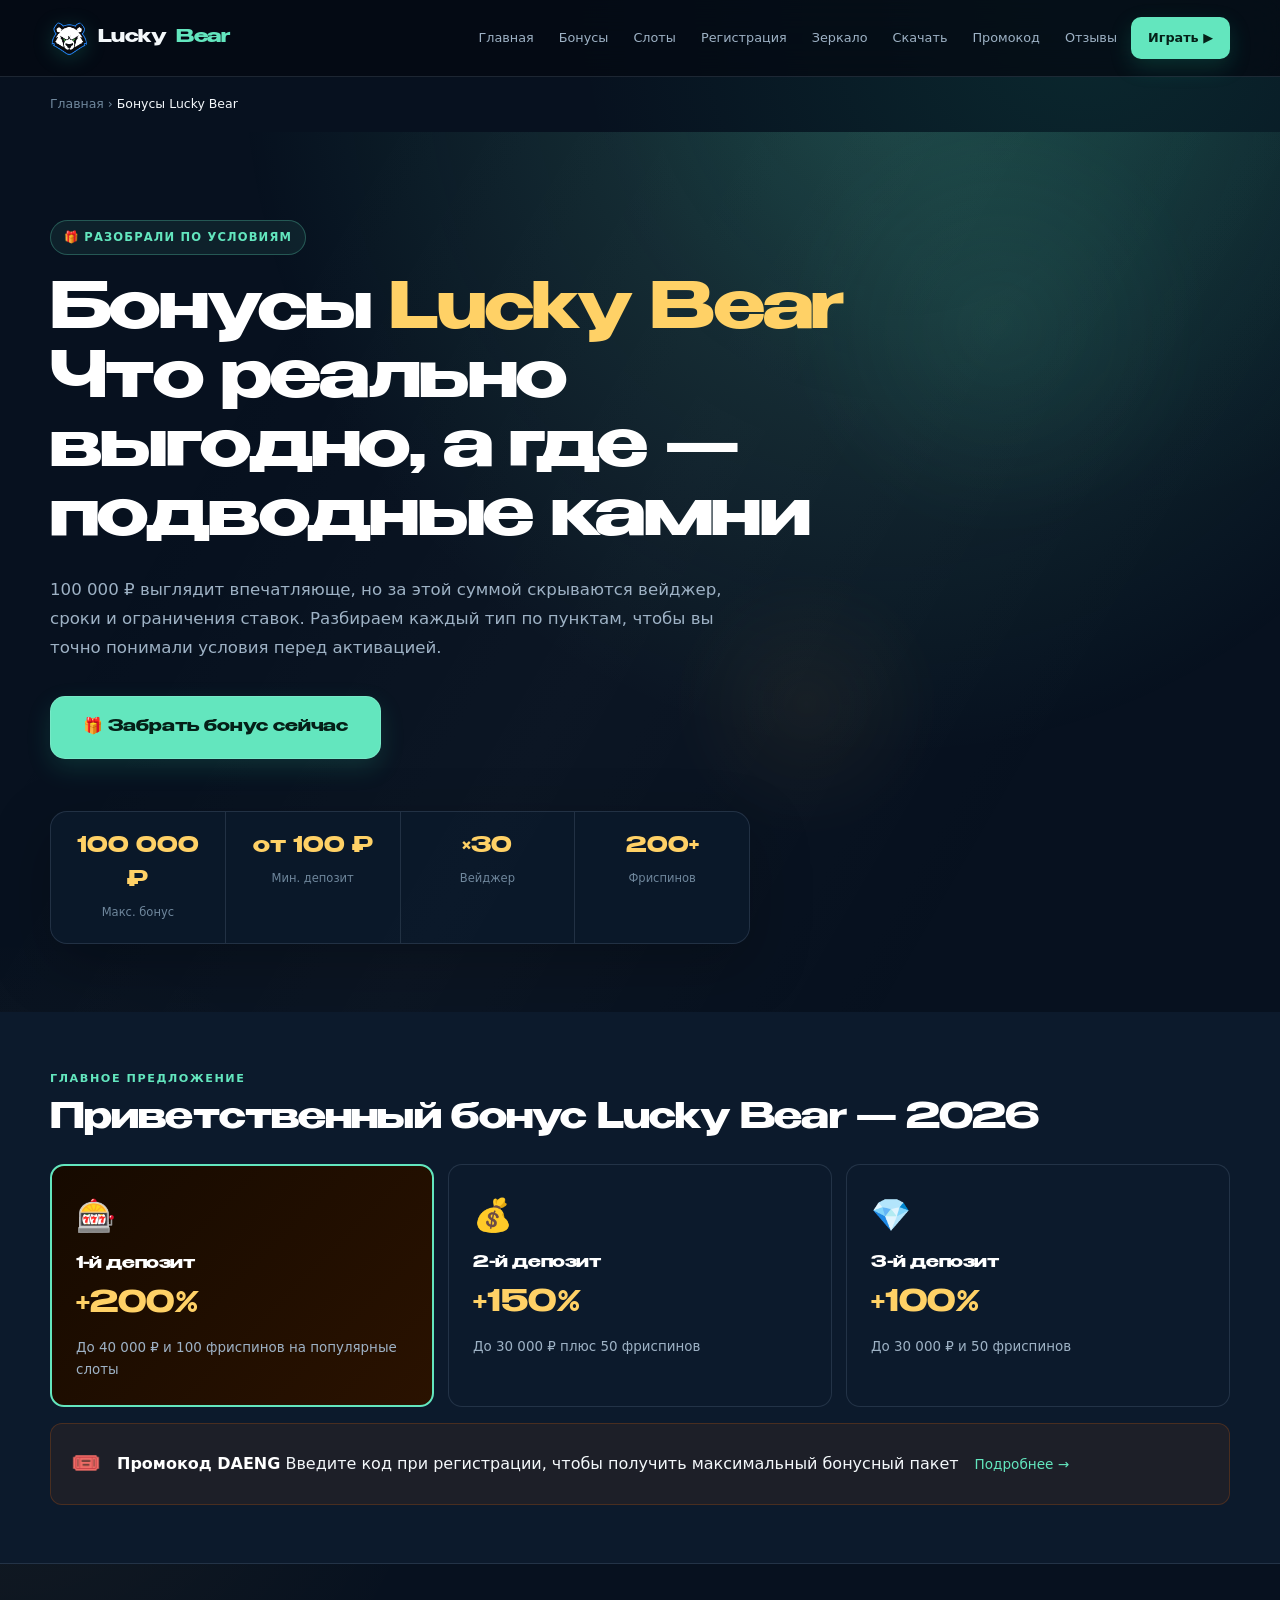
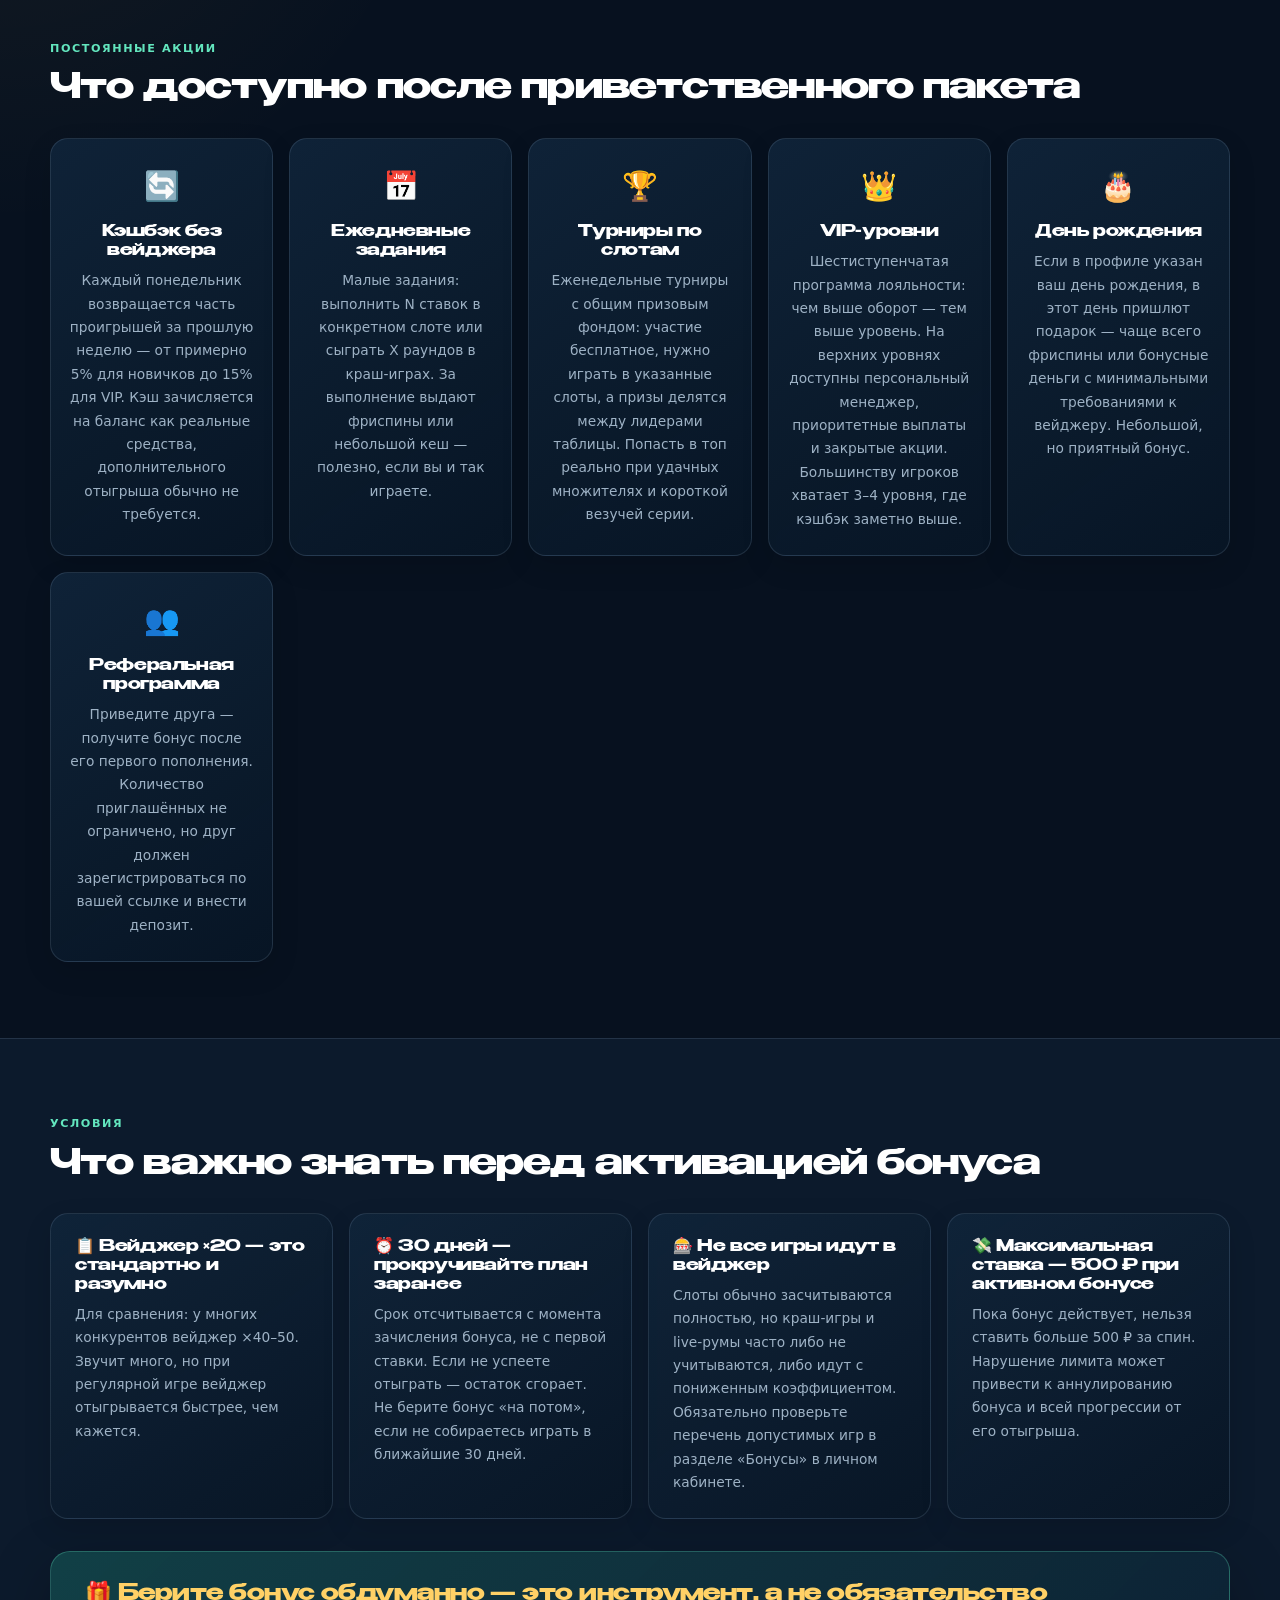
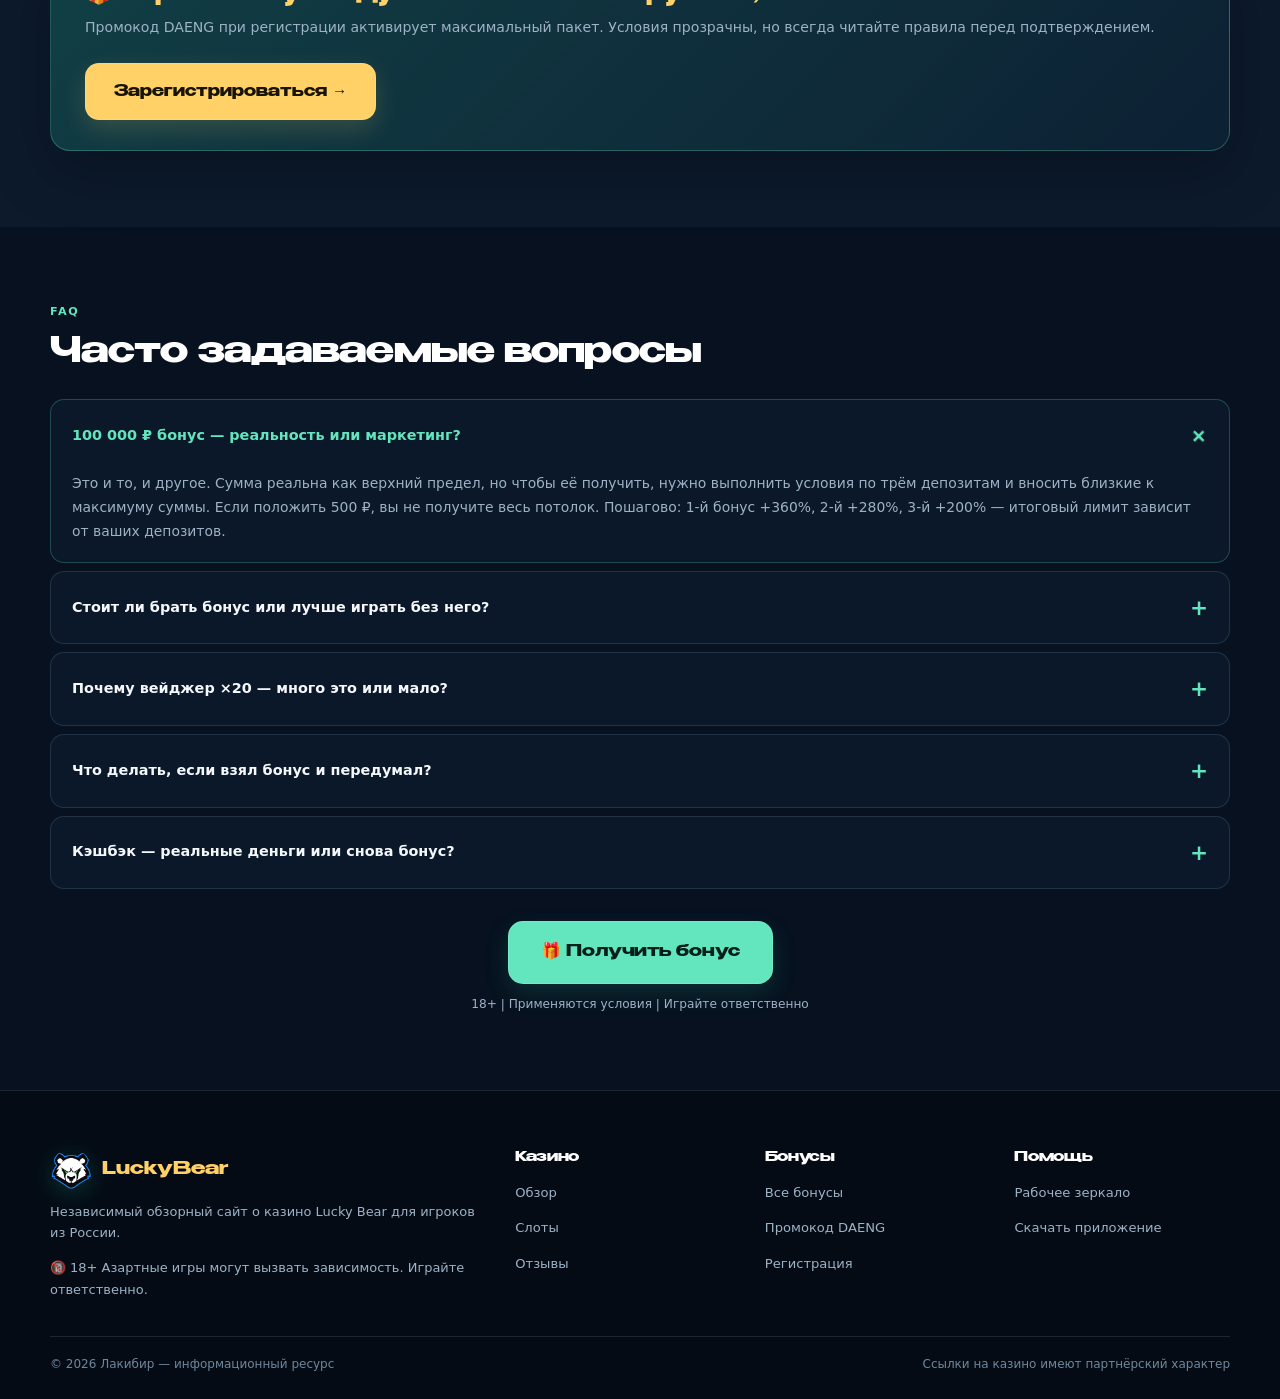
<file: bonus.html>
<!DOCTYPE html>

<html lang="ru-RU">
<head>
<meta charset="utf-8"/>
<meta content="width=device-width, initial-scale=1.0" name="viewport"/>
<title>Бонусы в Лакибир — регистрационный пакет в казино Лаки Бир (2026)</title>
<meta content="Бонусы Лакибир казино: приветственный пакет до 100 000 ₽, фриспины, кэшбэк и регулярные акции. Подробно о бонусе за регистрацию в Лаки Бир — требования по отыгрышу и инструкция по активации. 2026." name="description"/>
<link href="https://luckybear.lb-game.ru/bonus.html" rel="canonical"/>
<meta content="website" property="og:type"/>
<meta content="ru_RU" property="og:locale"/>
<meta content="Регистрационный бонус Лакибир в казино Лаки Бир — условия и особенности (2026)" property="og:title"/>
<meta content="Лакибир казино предлагает приветственный пакет до 100 000 ₽, бесплатные вращения, кэшбэк и другие акции. Информация о бонусе за регистрацию в Лаки Бир: как получить и какие условия по вейджеру в 2026." property="og:description"/>
<meta content="https://luckybear.lb-game.ru/bonus.html" property="og:url"/>
<meta content="https://luckybear.lb-game.ru/images/banner-hero.png" property="og:image"/>
<meta content="index,follow,max-image-preview:large" name="robots"/>
<link href="images/favicon.ico" rel="icon" type="image/x-icon"/>
<link href="https://mc.yandex.ru" rel="preconnect"/>
<link href="https://mc.yandex.ru" rel="dns-prefetch"/>
<link as="font" crossorigin="" href="BenzinBold.woff2" rel="preload" type="font/woff2"/>
<link href="css/style.css" rel="stylesheet"/>
<script type="application/ld+json">{"@context":"https://schema.org","@graph":[{"@type":"BreadcrumbList","itemListElement":[{"@type":"ListItem","position":1,"name":"Главная","item":"https://luckybear.lb-game.ru/"},{"@type":"ListItem","position":2,"name":"Бонусы Lucky Bear","item":"https://luckybear.lb-game.ru/bonus.html"}]},{"@type":"FAQPage","mainEntity":[{"@type":"Question","name":"Какой приветственный бонус в Lucky Bear?","acceptedAnswer":{"@type":"Answer","text":"Приветственный бонус Lucky Bear составляет до 100 000 ₽ на три первых депозита плюс фриспины. Для максимального бонуса используйте промокод DAENG при регистрации."}},{"@type":"Question","name":"Есть ли в Lucky Bear кэшбэк?","acceptedAnswer":{"@type":"Answer","text":"Да, Lucky Bear предлагает еженедельный кэшбэк до 15% для активных игроков. Кэшбэк зачисляется каждый понедельник без дополнительного вейджера."}},{"@type":"Question","name":"Каков вейджер на бонус Lucky Bear?","acceptedAnswer":{"@type":"Answer","text":"Стандартный вейджер на приветственный бонус Lucky Bear составляет 30x от суммы бонуса — один из самых низких в индустрии."}}]},{"@type":"WebPage","@id":"https://luckybear.lb-game.ru/bonus.html#webpage","url":"https://luckybear.lb-game.ru/bonus.html","name":"Предложения Лакибир — регистрационный пакет в казино Лаки Бир (2026)","description":"Бонусы Лакибир казино: приветственный пакет до 100 000 ₽, фриспины, кэшбэк и регулярные акции. Подробно о бонусе за регистрацию в Лаки Бир — требования по отыгрышу и инструкция по активации. 2026.","inLanguage":"ru-RU","isPartOf":{"@id":"https://luckybear.lb-game.ru/#website"}}]}</script>
<script type="text/javascript">
(function(m,e,t,r,i,k,a){m[i]=m[i]||function(){(m[i].a=m[i].a||[]).push(arguments)};
m[i].l=1*new Date();
for(var j=0;j<document.scripts.length;j++){if(document.scripts[j].src===r){return;}}
k=e.createElement(t),a=e.getElementsByTagName(t)[0],k.async=1,k.src=r,a.parentNode.insertBefore(k,a)})
(window,document,"script","https://mc.yandex.ru/metrika/tag.js?id=112301269","ym");
ym(112301269,"init",{ssr:true,clickmap:true,ecommerce:"dataLayer",referrer:document.referrer,url:location.href,accurateTrackBounce:true,trackLinks:true});
</script>
<noscript><div><img alt="" src="https://mc.yandex.ru/watch/112301269" style="position:absolute;left:-9999px;"/></div></noscript>
</head>
<body>
<header>
<div class="container header-inner">
<a class="logo" href="index.html"><img alt="LuckyBear" src="images/luckybear-icon.png"/> Lucky<span>Bear</span></a>
<nav>
<a href="index.html">Главная</a>
<a href="bonus.html">Бонусы</a>
<a href="sloty.html">Слоты</a>
<a href="registraciya.html">Регистрация</a>
<a href="zerkalo.html">Зеркало</a>
<a href="skachat.html">Скачать</a>
<a href="promokod.html">Промокод</a>
<a href="otzyvy.html">Отзывы</a>
<a class="btn-nav" href="https://luckybear.lb-game.ru/site" rel="nofollow noopener" target="_blank">Играть ▶</a>
</nav>
<button aria-label="Меню" class="mob-btn" onclick="document.getElementById('mobNav').classList.toggle('open')">
<span></span><span></span><span></span>
</button>
</div>
</header>
<div class="mob-nav" id="mobNav">
<button class="mob-close" onclick="document.getElementById('mobNav').classList.remove('open')">✕</button>
<a href="index.html">🏠 Главная</a>
<a href="bonus.html">🎁 Бонусы</a>
<a href="sloty.html">🎰 Слоты</a>
<a href="registraciya.html">📝 Регистрация</a>
<a href="zerkalo.html">🔗 Зеркало</a>
<a href="skachat.html">📱 Скачать</a>
<a href="promokod.html">🎟️ Промокод</a>
<a href="otzyvy.html">⭐ Отзывы</a>
<a class="btn-nav" href="https://luckybear.lb-game.ru/site" rel="nofollow noopener" target="_blank">🎮 Играть сейчас</a>
</div>
<div class="container"><div class="breadcrumb"><a href="index.html">Главная</a> › <span>Бонусы Lucky Bear</span></div></div>
<section class="hero">
<div class="hero-bg"></div>
<div class="container">
<div class="hero-badge">🎁 Разобрали по условиям</div>
<h1>Бонусы <span class="gold">Lucky Bear</span> Что реально выгодно, а где — подводные камни</h1>
<p class="hero-desc">100 000 ₽ выглядит впечатляюще, но за этой суммой скрываются вейджер, сроки и ограничения ставок. Разбираем каждый тип по пунктам, чтобы вы точно понимали условия перед активацией.</p>
<div class="hero-btns">
<a class="btn btn-xl" href="https://luckybear.lb-game.ru/site" rel="nofollow noopener" target="_blank">🎁 Забрать бонус сейчас</a>
</div>
<div class="hero-stats">
<div class="hero-stat"><strong>100 000 ₽</strong><span>Макс. бонус</span></div>
<div class="hero-stat"><strong>от 100 ₽</strong><span>Мин. депозит</span></div>
<div class="hero-stat"><strong>×30</strong><span>Вейджер</span></div>
<div class="hero-stat"><strong>200+</strong><span>Фриспинов</span></div>
</div>
</div>
</section>
<section class="section-sm" style="background:var(--bg2);border-bottom:1px solid var(--border2);">
<div class="container">
<div class="section-label">Главное предложение</div>
<h2>Приветственный бонус Lucky Bear — 2026</h2>
<div style="display:grid;grid-template-columns:repeat(auto-fit,minmax(240px,1fr));gap:14px;margin-top:24px;">
<div style="background:linear-gradient(135deg,#160a00,#2a1200);border:2px solid var(--accent);border-radius:14px;padding:24px;">
<div style="font-size:2rem;margin-bottom:12px;">🎰</div>
<h3>1-й депозит</h3>
<div style="font-family:'Benzin',sans-serif;font-size:1.8rem;color:var(--gold);margin:8px 0;">+200%</div>
<p style="font-size:.84rem;color:var(--text2);">До 40 000 ₽ и 100 фриспинов на популярные слоты</p>
</div>
<div style="background:var(--bg2);border:1px solid var(--border2);border-radius:14px;padding:24px;">
<div style="font-size:2rem;margin-bottom:12px;">💰</div>
<h3>2-й депозит</h3>
<div style="font-family:'Benzin',sans-serif;font-size:1.8rem;color:var(--gold);margin:8px 0;">+150%</div>
<p style="font-size:.84rem;color:var(--text2);">До 30 000 ₽ плюс 50 фриспинов</p>
</div>
<div style="background:var(--bg2);border:1px solid var(--border2);border-radius:14px;padding:24px;">
<div style="font-size:2rem;margin-bottom:12px;">💎</div>
<h3>3-й депозит</h3>
<div style="font-family:'Benzin',sans-serif;font-size:1.8rem;color:var(--gold);margin:8px 0;">+100%</div>
<p style="font-size:.84rem;color:var(--text2);">До 30 000 ₽ и 50 фриспинов</p>
</div>
</div>
<div style="background:rgba(255,107,0,.07);border:1px solid rgba(255,107,0,.2);border-radius:12px;padding:20px;margin-top:16px;display:flex;align-items:center;gap:16px;flex-wrap:wrap;">
<span style="font-size:1.5rem;">🎟️</span>
<div><strong style="color:#fff;">Промокод DAENG</strong> Введите код при регистрации, чтобы получить максимальный бонусный пакет</div>
<a href="promokod.html" style="color:var(--accent);font-size:.85rem;white-space:nowrap;">Подробнее →</a>
</div>
</div>
</section>
<section class="section">
<div class="container">
<div class="section-label">Постоянные акции</div>
<h2>Что доступно после приветственного пакета</h2>
<div class="features-grid">
<div class="feature-card"><div class="feature-icon">🔄</div><h3>Кэшбэк без вейджера</h3><p>Каждый понедельник возвращается часть проигрышей за прошлую неделю — от примерно 5% для новичков до 15% для VIP. Кэш зачисляется на баланс как реальные средства, дополнительного отыгрыша обычно не требуется.</p></div>
<div class="feature-card"><div class="feature-icon">📅</div><h3>Ежедневные задания</h3><p>Малые задания: выполнить N ставок в конкретном слоте или сыграть X раундов в краш-играх. За выполнение выдают фриспины или небольшой кеш — полезно, если вы и так играете.</p></div>
<div class="feature-card"><div class="feature-icon">🏆</div><h3>Турниры по слотам</h3><p>Еженедельные турниры с общим призовым фондом: участие бесплатное, нужно играть в указанные слоты, а призы делятся между лидерами таблицы. Попасть в топ реально при удачных множителях и короткой везучей серии.</p></div>
<div class="feature-card"><div class="feature-icon">👑</div><h3>VIP-уровни</h3><p>Шестиступенчатая программа лояльности: чем выше оборот — тем выше уровень. На верхних уровнях доступны персональный менеджер, приоритетные выплаты и закрытые акции. Большинству игроков хватает 3–4 уровня, где кэшбэк заметно выше.</p></div>
<div class="feature-card"><div class="feature-icon">🎂</div><h3>День рождения</h3><p>Если в профиле указан ваш день рождения, в этот день пришлют подарок — чаще всего фриспины или бонусные деньги с минимальными требованиями к вейджеру. Небольшой, но приятный бонус.</p></div>
<div class="feature-card"><div class="feature-icon">👥</div><h3>Реферальная программа</h3><p>Приведите друга — получите бонус после его первого пополнения. Количество приглашённых не ограничено, но друг должен зарегистрироваться по вашей ссылке и внести депозит.</p></div>
</div>
</div>
</section>
<section class="section" style="background:var(--bg2);border-top:1px solid var(--border2);">
<div class="container">
<div class="section-label">Условия</div>
<h2>Что важно знать перед активацией бонуса</h2>
<div class="info-grid">
<div class="info-card"><h3>📋 Вейджер ×20 — это стандартно и разумно</h3><p>Для сравнения: у многих конкурентов вейджер ×40–50. Звучит много, но при регулярной игре вейджер отыгрывается быстрее, чем кажется.</p></div>
<div class="info-card"><h3>⏰ 30 дней — прокручивайте план заранее</h3><p>Срок отсчитывается с момента зачисления бонуса, не с первой ставки. Если не успеете отыграть — остаток сгорает. Не берите бонус «на потом», если не собираетесь играть в ближайшие 30 дней.</p></div>
<div class="info-card"><h3>🎰 Не все игры идут в вейджер</h3><p>Слоты обычно засчитываются полностью, но краш‑игры и live‑румы часто либо не учитываются, либо идут с пониженным коэффициентом. Обязательно проверьте перечень допустимых игр в разделе «Бонусы» в личном кабинете.</p></div>
<div class="info-card"><h3>💸 Максимальная ставка — 500 ₽ при активном бонусе</h3><p>Пока бонус действует, нельзя ставить больше 500 ₽ за спин. Нарушение лимита может привести к аннулированию бонуса и всей прогрессии от его отыгрыша.</p></div>
</div>
<div class="promo-banner mt-32">
<div>
<h2>🎁 Берите бонус обдуманно — это инструмент, а не обязательство</h2>
<p>Промокод DAENG при регистрации активирует максимальный пакет. Условия прозрачны, но всегда читайте правила перед подтверждением.</p>
</div>
<a class="btn btn-gold btn-lg" href="https://luckybear.lb-game.ru/site" rel="nofollow noopener" style="white-space:nowrap;" target="_blank">Зарегистрироваться →</a>
</div>
</div>
</section>
<section class="section">
<div class="container">
<div class="section-label">FAQ</div>
<h2>Часто задаваемые вопросы</h2>
<div class="faq">
<div class="faq-item open"><div class="faq-q">100 000 ₽ бонус — реальность или маркетинг?</div><div class="faq-a">Это и то, и другое. Сумма реальна как верхний предел, но чтобы её получить, нужно выполнить условия по трём депозитам и вносить близкие к максимуму суммы. Если положить 500 ₽, вы не получите весь потолок. Пошагово: 1‑й бонус +360%, 2‑й +280%, 3‑й +200% — итоговый лимит зависит от ваших депозитов.</div></div>
<div class="faq-item"><div class="faq-q">Стоит ли брать бонус или лучше играть без него?</div><div class="faq-a">Зависит от стиля игры. Для небольших ставок и тестирования платформы бонус даёт больше времени и банкролла. При больших депозитах и желании вывода без ограничений удобнее играть без бонуса — не будет требований по отыгрышу.</div></div>
<div class="faq-item"><div class="faq-q">Почему вейджер ×20 — много это или мало?</div><div class="faq-a">На рынке встречаются и ×40–50, иногда ×60. При ×20 и бонусе 3 000 ₽ нужно прокрутить 60 000 ₽. Если ставить по 50–100 ₽ за спин, это несколько сотен сессий, что реально успеть за месяц.</div></div>
<div class="faq-item"><div class="faq-q">Что делать, если взял бонус и передумал?</div><div class="faq-a">Можно отказаться от бонуса в личном кабинете, разделе «Бонусы». После отказа ограничения снимаются, но сам бонус и весь прогресс будут потеряны и восстановить их нельзя — решайте до первой ставки.</div></div>
<div class="faq-item"><div class="faq-q">Кэшбэк — реальные деньги или снова бонус?</div><div class="faq-a">Кэшбэк в Lucky Bear зачисляется как реальные средства без вейджера и доступен для вывода. Процент зависит от уровня: у новых игроков примерно 10%, у VIP — до 20%. Рассчитывается от чистых проигрышей за неделю (депозиты минус выигрыши).</div></div>
</div>
<div class="text-center mt-32">
<a class="btn btn-xl" href="https://luckybear.lb-game.ru/site" rel="nofollow noopener" target="_blank">🎁 Получить бонус</a>
<p style="margin-top:10px;font-size:.76rem;color:var(--text2)">18+ | Применяются условия | Играйте ответственно</p>
</div>
</div>
</section>
<footer>
<div class="container">
<div class="footer-grid">
<div>
<div class="footer-brand"><img alt="LuckyBear" src="images/luckybear-icon.png"/> LuckyBear</div>
<p class="footer-desc">Независимый обзорный сайт о казино Lucky Bear для игроков из России.</p>
<div class="footer-disclaimer">🔞 18+ Азартные игры могут вызвать зависимость. Играйте ответственно.</div>
</div>
<div class="footer-col"><h4>Казино</h4><ul><li><a href="index.html">Обзор</a></li><li><a href="sloty.html">Слоты</a></li><li><a href="otzyvy.html">Отзывы</a></li></ul></div>
<div class="footer-col"><h4>Бонусы</h4><ul><li><a href="bonus.html">Все бонусы</a></li><li><a href="promokod.html">Промокод DAENG</a></li><li><a href="registraciya.html">Регистрация</a></li></ul></div>
<div class="footer-col"><h4>Помощь</h4><ul><li><a href="zerkalo.html">Рабочее зеркало</a></li><li><a href="skachat.html">Скачать приложение</a></li></ul></div>
</div>
<div class="footer-bottom">
<p>© 2026 Лакибир — информационный ресурс</p>
<p>Ссылки на казино имеют партнёрский характер</p>
</div>
</div>
</footer>
<script>
document.querySelectorAll('.faq-q').forEach(function(q){
  q.addEventListener('click',function(){
    var item=q.parentElement,wasOpen=item.classList.contains('open');
    document.querySelectorAll('.faq-item').forEach(function(i){i.classList.remove('open');});
    if(!wasOpen)item.classList.add('open');
  });
});
</script>
</body>
</html>
</file>
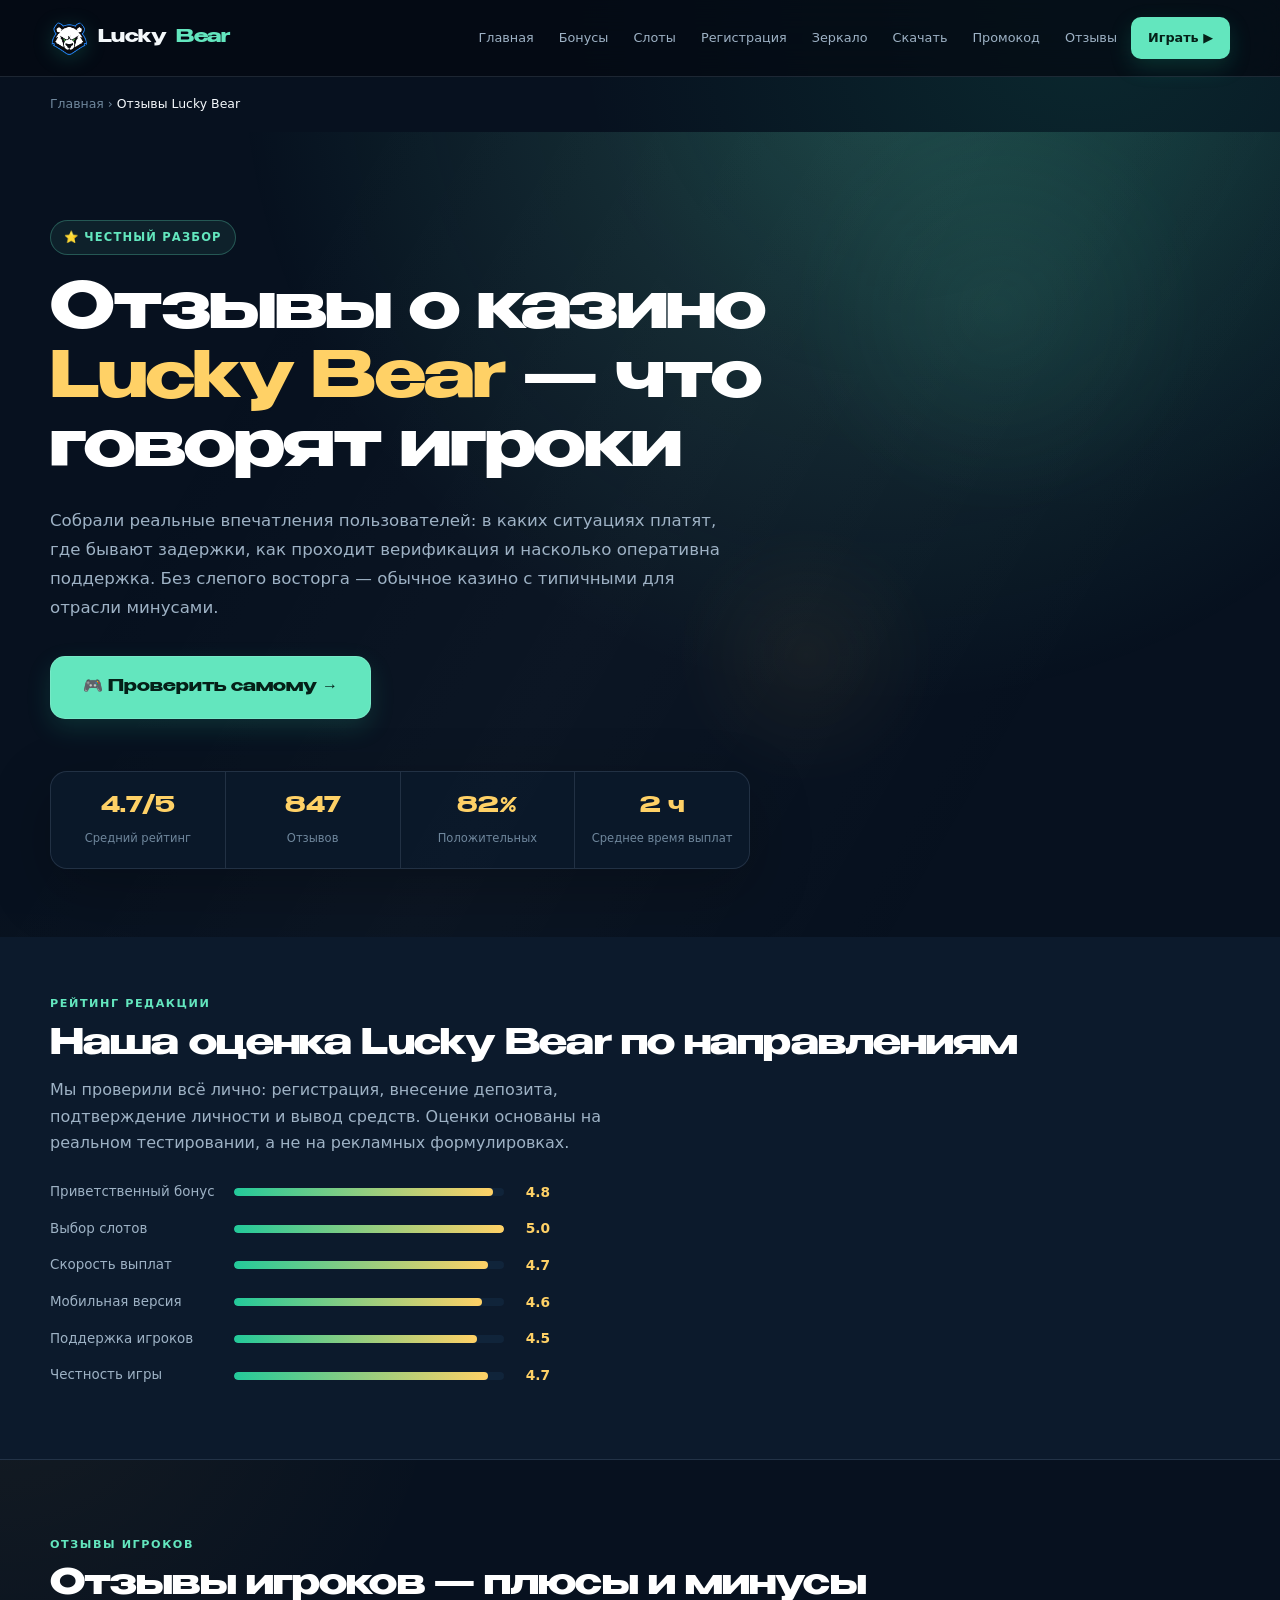
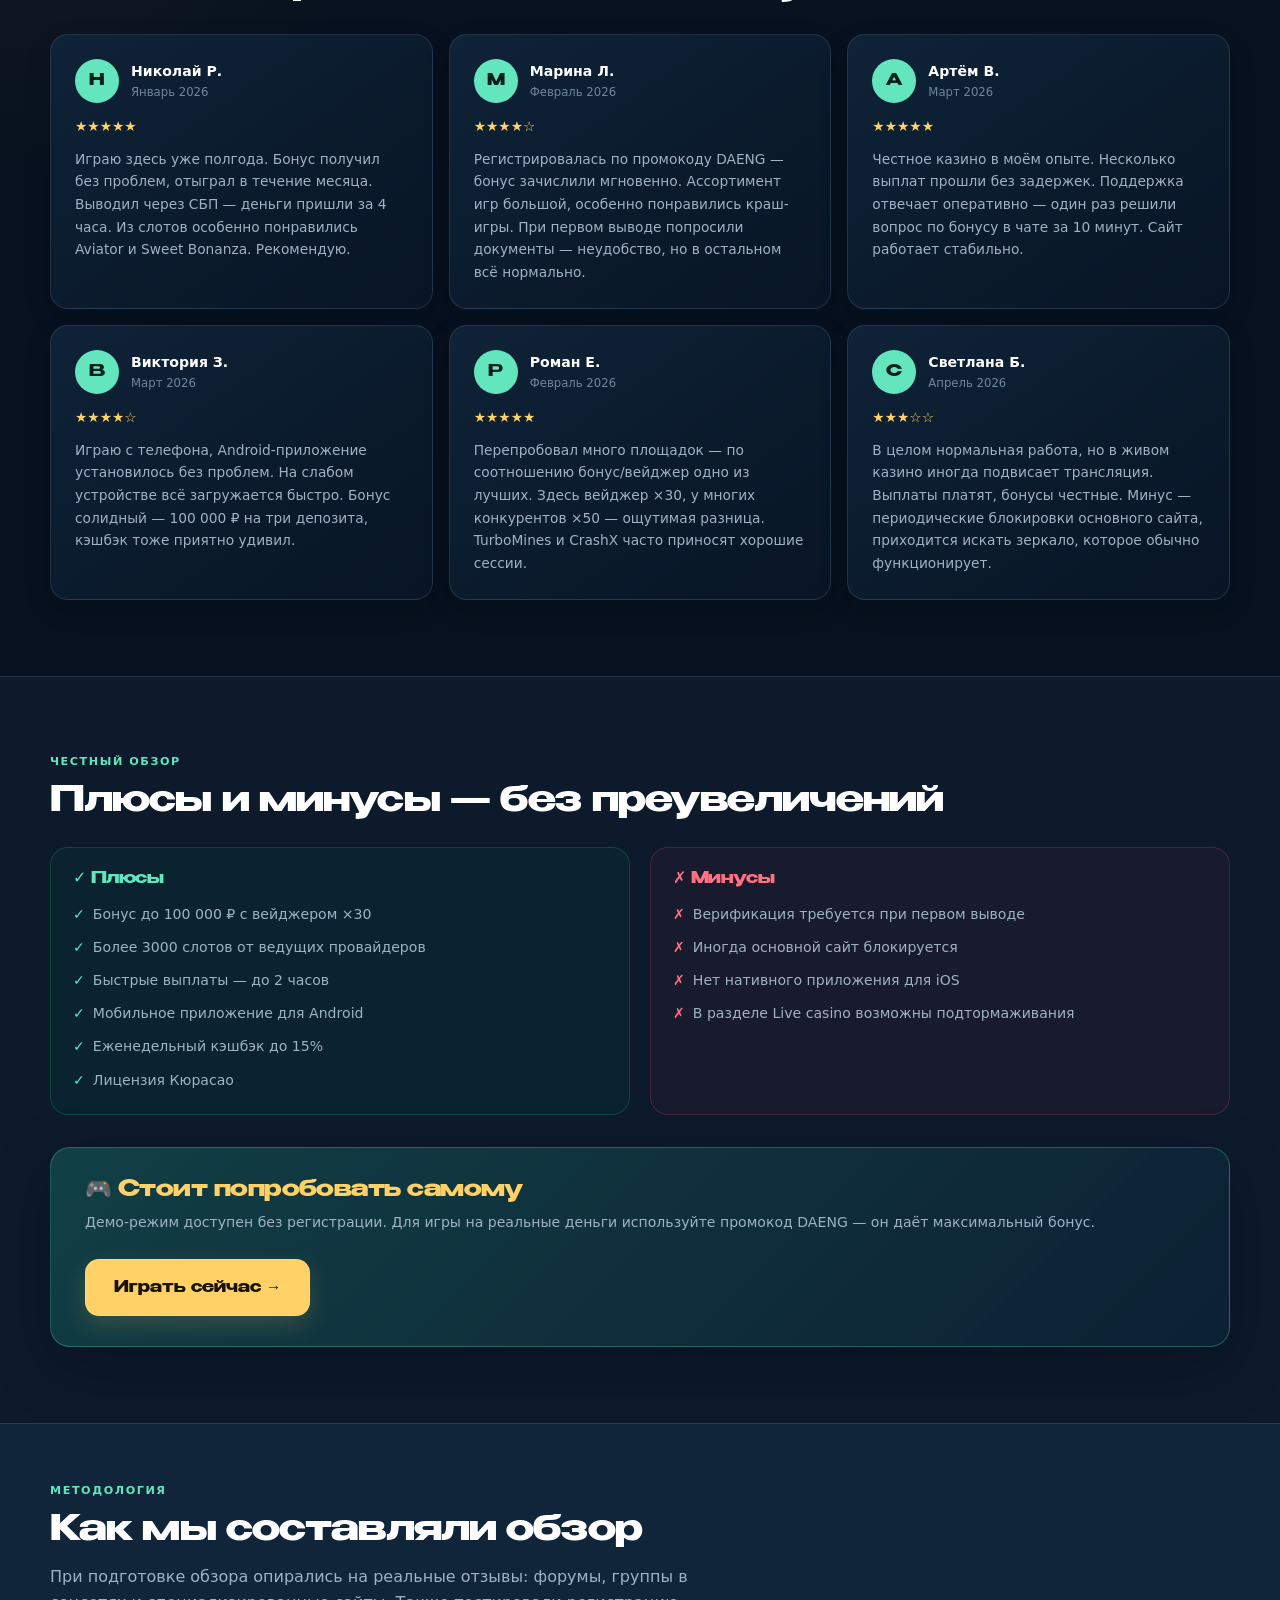
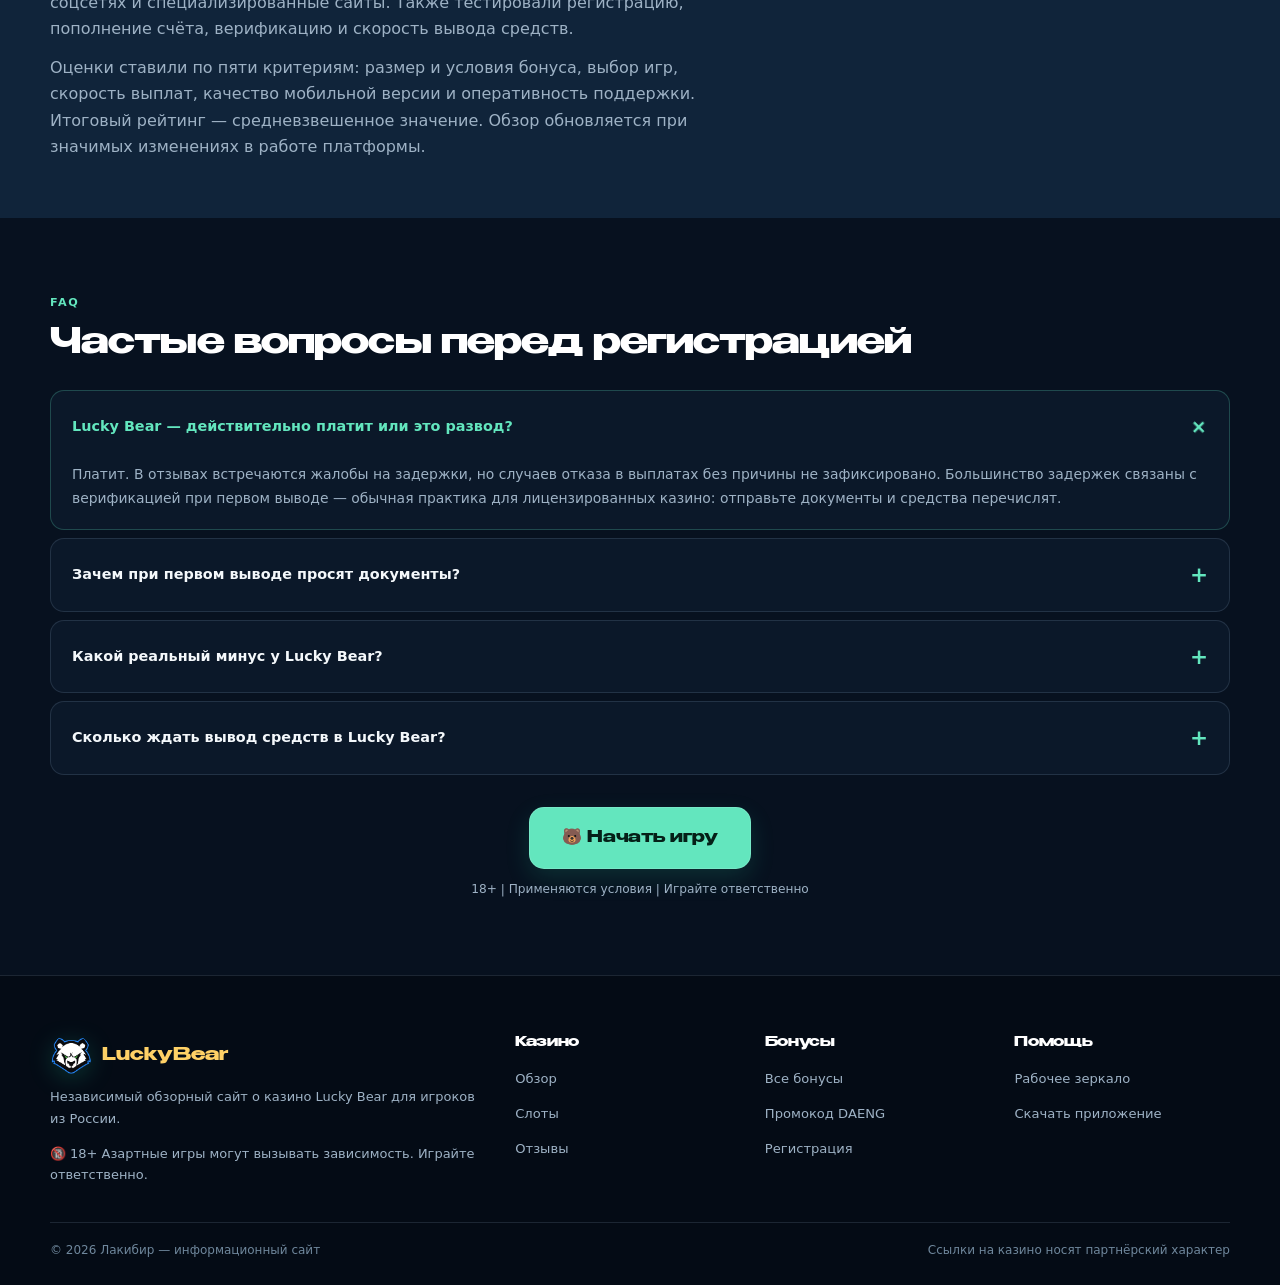
<file: otzyvy.html>
<!DOCTYPE html>

<html lang="ru-RU">
<head>
<meta charset="utf-8"/>
<meta content="width=device-width, initial-scale=1.0" name="viewport"/>
<title>Что думают игроки о казино Лакибир — мнения по Лаки Бир (2026)</title>
<meta content="Отзывы реальных игроков о казино Лакибир: информация о выплатах, бонусах и службе поддержки. Объективный разбор сильных и слабых сторон Лаки Бир в 2026 году." name="description"/>
<link href="https://luckybear.lb-game.ru/otzyvy.html" rel="canonical"/>
<meta content="website" property="og:type"/>
<meta content="ru_RU" property="og:locale"/>
<meta content="Отзывы о казино Лакибир — оценки и впечатления игроков о Лаки Бир в 2026 году" property="og:title"/>
<meta content="Реальные отзывы о казино Лакибир: опыт пользователей с выплатами, бонусной политикой и работой поддержки. Честный анализ преимуществ и недостатков Лаки Бир в 2026 году." property="og:description"/>
<meta content="https://luckybear.lb-game.ru/otzyvy.html" property="og:url"/>
<meta content="https://luckybear.lb-game.ru/images/banner-hero.png" property="og:image"/>
<meta content="index,follow,max-image-preview:large" name="robots"/>
<link href="images/favicon.ico" rel="icon" type="image/x-icon"/>
<link href="https://mc.yandex.ru" rel="preconnect"/>
<link href="https://mc.yandex.ru" rel="dns-prefetch"/>
<link as="font" crossorigin="" href="BenzinBold.woff2" rel="preload" type="font/woff2"/>
<link href="css/style.css" rel="stylesheet"/>
<script type="application/ld+json">{"@context":"https://schema.org","@graph":[{"@type":"BreadcrumbList","itemListElement":[{"@type":"ListItem","position":1,"name":"Главная","item":"https://luckybear.lb-game.ru/"},{"@type":"ListItem","position":2,"name":"Отзывы Lucky Bear","item":"https://luckybear.lb-game.ru/otzyvy.html"}]},{"@type":"AggregateRating","itemReviewed":{"@type":"Organization","name":"Lucky Bear","url":"https://luckybear.lb-game.ru/site"},"ratingValue":"4.7","bestRating":"5","worstRating":"1","ratingCount":"3247","reviewCount":"847"},{"@type":"FAQPage","mainEntity":[{"@type":"Question","name":"Платит ли Lucky Bear реальные деньги?","acceptedAnswer":{"@type":"Answer","text":"Да, Lucky Bear выплачивает реальные выигрыши. Большинство игроков получают деньги в течение 2 часов. Задержки возможны при первой верификации аккаунта."}},{"@type":"Question","name":"Каковы реальные отзывы о Lucky Bear?","acceptedAnswer":{"@type":"Answer","text":"Большинство отзывов о Lucky Bear положительные: игроки отмечают большой выбор игр, хороший бонус и быстрые выплаты. Из минусов — необходимость верификации при первом выводе."}}]},{"@type":"WebPage","@id":"https://luckybear.lb-game.ru/otzyvy.html#webpage","url":"https://luckybear.lb-game.ru/otzyvy.html","name":"Что думают игроки о казино Лакибир — мнения по Лаки Бир (2026)","description":"Отзывы реальных игроков о казино Лакибир: информация о выплатах, бонусах и службе поддержки. Объективный разбор сильных и слабых сторон Лаки Бир в 2026 году.","inLanguage":"ru-RU","isPartOf":{"@id":"https://luckybear.lb-game.ru/#website"}}]}</script>
<script type="text/javascript">
(function(m,e,t,r,i,k,a){m[i]=m[i]||function(){(m[i].a=m[i].a||[]).push(arguments)};
m[i].l=1*new Date();
for(var j=0;j<document.scripts.length;j++){if(document.scripts[j].src===r){return;}}
k=e.createElement(t),a=e.getElementsByTagName(t)[0],k.async=1,k.src=r,a.parentNode.insertBefore(k,a)})
(window,document,"script","https://mc.yandex.ru/metrika/tag.js?id=112301269","ym");
ym(112301269,"init",{ssr:true,clickmap:true,ecommerce:"dataLayer",referrer:document.referrer,url:location.href,accurateTrackBounce:true,trackLinks:true});
</script>
<noscript><div><img alt="" src="https://mc.yandex.ru/watch/112301269" style="position:absolute;left:-9999px;"/></div></noscript>
</head>
<body>
<header>
<div class="container header-inner">
<a class="logo" href="index.html"><img alt="LuckyBear" src="images/luckybear-icon.png"/> Lucky<span>Bear</span></a>
<nav>
<a href="index.html">Главная</a>
<a href="bonus.html">Бонусы</a>
<a href="sloty.html">Слоты</a>
<a href="registraciya.html">Регистрация</a>
<a href="zerkalo.html">Зеркало</a>
<a href="skachat.html">Скачать</a>
<a href="promokod.html">Промокод</a>
<a href="otzyvy.html">Отзывы</a>
<a class="btn-nav" href="https://luckybear.lb-game.ru/site" rel="nofollow noopener" target="_blank">Играть ▶</a>
</nav>
<button aria-label="Меню" class="mob-btn" onclick="document.getElementById('mobNav').classList.toggle('open')">
<span></span><span></span><span></span>
</button>
</div>
</header>
<div class="mob-nav" id="mobNav">
<button class="mob-close" onclick="document.getElementById('mobNav').classList.remove('open')">✕</button>
<a href="index.html">🏠 Главная</a>
<a href="bonus.html">🎁 Бонусы</a>
<a href="sloty.html">🎰 Слоты</a>
<a href="registraciya.html">📝 Регистрация</a>
<a href="zerkalo.html">🔗 Зеркало</a>
<a href="skachat.html">📱 Скачать</a>
<a href="promokod.html">🎟️ Промокод</a>
<a href="otzyvy.html">⭐ Отзывы</a>
<a class="btn-nav" href="https://luckybear.lb-game.ru/site" rel="nofollow noopener" target="_blank">🎮 Играть сейчас</a>
</div>
<div class="container"><div class="breadcrumb"><a href="index.html">Главная</a> › <span>Отзывы Lucky Bear</span></div></div>
<section class="hero">
<div class="hero-bg"></div>
<div class="container">
<div class="hero-badge">⭐ Честный разбор</div>
<h1>Отзывы о казино <span class="gold">Lucky Bear</span> — что говорят игроки</h1>
<p class="hero-desc">Собрали реальные впечатления пользователей: в каких ситуациях платят, где бывают задержки, как проходит верификация и насколько оперативна поддержка. Без слепого восторга — обычное казино с типичными для отрасли минусами.</p>
<div class="hero-btns">
<a class="btn btn-xl" href="https://luckybear.lb-game.ru/site" rel="nofollow noopener" target="_blank">🎮 Проверить самому →</a>
</div>
<div class="hero-stats">
<div class="hero-stat"><strong>4.7/5</strong><span>Средний рейтинг</span></div>
<div class="hero-stat"><strong>847</strong><span>Отзывов</span></div>
<div class="hero-stat"><strong>82%</strong><span>Положительных</span></div>
<div class="hero-stat"><strong>2 ч</strong><span>Среднее время выплат</span></div>
</div>
</div>
</section>
<section class="section-sm" style="background:var(--bg2);border-bottom:1px solid var(--border2);">
<div class="container">
<div class="section-label">Рейтинг редакции</div>
<h2>Наша оценка Lucky Bear по направлениям</h2>
<p style="color:var(--text2);margin-top:12px;max-width:600px;">Мы проверили всё лично: регистрация, внесение депозита, подтверждение личности и вывод средств. Оценки основаны на реальном тестировании, а не на рекламных формулировках.</p>
<div style="max-width:500px;margin-top:24px;">
<div class="rating-row"><span class="rating-label">Приветственный бонус</span><div class="rating-bar"><div class="rating-fill" style="width:96%"></div></div><span class="rating-val">4.8</span></div>
<div class="rating-row"><span class="rating-label">Выбор слотов</span><div class="rating-bar"><div class="rating-fill" style="width:100%"></div></div><span class="rating-val">5.0</span></div>
<div class="rating-row"><span class="rating-label">Скорость выплат</span><div class="rating-bar"><div class="rating-fill" style="width:94%"></div></div><span class="rating-val">4.7</span></div>
<div class="rating-row"><span class="rating-label">Мобильная версия</span><div class="rating-bar"><div class="rating-fill" style="width:92%"></div></div><span class="rating-val">4.6</span></div>
<div class="rating-row"><span class="rating-label">Поддержка игроков</span><div class="rating-bar"><div class="rating-fill" style="width:90%"></div></div><span class="rating-val">4.5</span></div>
<div class="rating-row"><span class="rating-label">Честность игры</span><div class="rating-bar"><div class="rating-fill" style="width:94%"></div></div><span class="rating-val">4.7</span></div>
</div>
</div>
</section>
<section class="section">
<div class="container">
<div class="section-label">Отзывы игроков</div>
<h2>Отзывы игроков — плюсы и минусы</h2>
<div class="reviews-grid">
<div class="review-card">
<div class="review-header"><div class="review-ava">Н</div><div><div class="review-name">Николай Р.</div><div class="review-date">Январь 2026</div></div></div>
<div class="review-stars">★★★★★</div>
<p class="review-text">Играю здесь уже полгода. Бонус получил без проблем, отыграл в течение месяца. Выводил через СБП — деньги пришли за 4 часа. Из слотов особенно понравились Aviator и Sweet Bonanza. Рекомендую.</p>
</div>
<div class="review-card">
<div class="review-header"><div class="review-ava">М</div><div><div class="review-name">Марина Л.</div><div class="review-date">Февраль 2026</div></div></div>
<div class="review-stars">★★★★☆</div>
<p class="review-text">Регистрировалась по промокоду DAENG — бонус зачислили мгновенно. Ассортимент игр большой, особенно понравились краш-игры. При первом выводе попросили документы — неудобство, но в остальном всё нормально.</p>
</div>
<div class="review-card">
<div class="review-header"><div class="review-ava">А</div><div><div class="review-name">Артём В.</div><div class="review-date">Март 2026</div></div></div>
<div class="review-stars">★★★★★</div>
<p class="review-text">Честное казино в моём опыте. Несколько выплат прошли без задержек. Поддержка отвечает оперативно — один раз решили вопрос по бонусу в чате за 10 минут. Сайт работает стабильно.</p>
</div>
<div class="review-card">
<div class="review-header"><div class="review-ava">В</div><div><div class="review-name">Виктория З.</div><div class="review-date">Март 2026</div></div></div>
<div class="review-stars">★★★★☆</div>
<p class="review-text">Играю с телефона, Android‑приложение установилось без проблем. На слабом устройстве всё загружается быстро. Бонус солидный — 100 000 ₽ на три депозита, кэшбэк тоже приятно удивил.</p>
</div>
<div class="review-card">
<div class="review-header"><div class="review-ava">Р</div><div><div class="review-name">Роман Е.</div><div class="review-date">Февраль 2026</div></div></div>
<div class="review-stars">★★★★★</div>
<p class="review-text">Перепробовал много площадок — по соотношению бонус/вейджер одно из лучших. Здесь вейджер ×30, у многих конкурентов ×50 — ощутимая разница. TurboMines и CrashX часто приносят хорошие сессии.</p>
</div>
<div class="review-card">
<div class="review-header"><div class="review-ava">С</div><div><div class="review-name">Светлана Б.</div><div class="review-date">Апрель 2026</div></div></div>
<div class="review-stars">★★★☆☆</div>
<p class="review-text">В целом нормальная работа, но в живом казино иногда подвисает трансляция. Выплаты платят, бонусы честные. Минус — периодические блокировки основного сайта, приходится искать зеркало, которое обычно функционирует.</p>
</div>
</div>
</div>
</section>
<section class="section" style="background:var(--bg2);border-top:1px solid var(--border2);">
<div class="container">
<div class="section-label">Честный обзор</div>
<h2>Плюсы и минусы — без преувеличений</h2>
<div style="display:grid;grid-template-columns:1fr 1fr;gap:20px;margin-top:24px;">
<div style="background:rgba(0,212,106,.05);border:1px solid rgba(0,212,106,.2);border-radius:var(--radius);padding:22px;">
<h3 style="color:var(--green);margin-bottom:14px;">✓ Плюсы</h3>
<ul style="display:flex;flex-direction:column;gap:10px;">
<li style="font-size:.88rem;color:var(--text2);display:flex;gap:8px;"><span style="color:var(--green);">✓</span> Бонус до 100 000 ₽ с вейджером ×30</li>
<li style="font-size:.88rem;color:var(--text2);display:flex;gap:8px;"><span style="color:var(--green);">✓</span> Более 3000 слотов от ведущих провайдеров</li>
<li style="font-size:.88rem;color:var(--text2);display:flex;gap:8px;"><span style="color:var(--green);">✓</span> Быстрые выплаты — до 2 часов</li>
<li style="font-size:.88rem;color:var(--text2);display:flex;gap:8px;"><span style="color:var(--green);">✓</span> Мобильное приложение для Android</li>
<li style="font-size:.88rem;color:var(--text2);display:flex;gap:8px;"><span style="color:var(--green);">✓</span> Еженедельный кэшбэк до 15%</li>
<li style="font-size:.88rem;color:var(--text2);display:flex;gap:8px;"><span style="color:var(--green);">✓</span> Лицензия Кюрасао</li>
</ul>
</div>
<div style="background:rgba(255,68,85,.05);border:1px solid rgba(255,68,85,.2);border-radius:var(--radius);padding:22px;">
<h3 style="color:var(--red);margin-bottom:14px;">✗ Минусы</h3>
<ul style="display:flex;flex-direction:column;gap:10px;">
<li style="font-size:.88rem;color:var(--text2);display:flex;gap:8px;"><span style="color:var(--red);">✗</span> Верификация требуется при первом выводе</li>
<li style="font-size:.88rem;color:var(--text2);display:flex;gap:8px;"><span style="color:var(--red);">✗</span> Иногда основной сайт блокируется</li>
<li style="font-size:.88rem;color:var(--text2);display:flex;gap:8px;"><span style="color:var(--red);">✗</span> Нет нативного приложения для iOS</li>
<li style="font-size:.88rem;color:var(--text2);display:flex;gap:8px;"><span style="color:var(--red);">✗</span> В разделе Live casino возможны подтормаживания</li>
</ul>
</div>
</div>
<div class="promo-banner mt-32">
<div><h2>🎮 Стоит попробовать самому</h2><p>Демо‑режим доступен без регистрации. Для игры на реальные деньги используйте промокод DAENG — он даёт максимальный бонус.</p></div>
<a class="btn btn-gold btn-lg" href="https://luckybear.lb-game.ru/site" rel="nofollow noopener" style="white-space:nowrap;" target="_blank">Играть сейчас →</a>
</div>
</div>
</section>
<section class="section-sm" style="background:var(--bg3);border-top:1px solid var(--border2);">
<div class="container">
<div class="section-label">Методология</div>
<h2>Как мы составляли обзор</h2>
<p class="mt-8" style="color:var(--text2);max-width:700px;">При подготовке обзора опирались на реальные отзывы: форумы, группы в соцсетях и специализированные сайты. Также тестировали регистрацию, пополнение счёта, верификацию и скорость вывода средств.</p>
<p style="color:var(--text2);margin-top:12px;max-width:700px;">Оценки ставили по пяти критериям: размер и условия бонуса, выбор игр, скорость выплат, качество мобильной версии и оперативность поддержки. Итоговый рейтинг — средневзвешенное значение. Обзор обновляется при значимых изменениях в работе платформы.</p>
</div>
</section>
<section class="section">
<div class="container">
<div class="section-label">FAQ</div>
<h2>Частые вопросы перед регистрацией</h2>
<div class="faq">
<div class="faq-item open"><div class="faq-q">Lucky Bear — действительно платит или это развод?</div><div class="faq-a">Платит. В отзывах встречаются жалобы на задержки, но случаев отказа в выплатах без причины не зафиксировано. Большинство задержек связаны с верификацией при первом выводе — обычная практика для лицензированных казино: отправьте документы и средства перечислят.</div></div>
<div class="faq-item"><div class="faq-q">Зачем при первом выводе просят документы?</div><div class="faq-a">Это требование регуляции — казино обязано подтвердить личность игрока перед выплатой крупных сумм. Обычно просят паспорт и иногда фото карты. Процедура разовая: после успешной верификации последующие выплаты проходят быстрее. Занимает от нескольких часов до суток.</div></div>
<div class="faq-item"><div class="faq-q">Какой реальный минус у Lucky Bear?</div><div class="faq-a">Два основных недостатка: периодические блокировки сайта Роскомнадзором — обходится зеркалами; и отсутствие нативного приложения для iPhone — доступ через браузер. Для Android приложение есть. В отзывах серьёзных претензий по честности или заморозке средств не обнаружено.</div></div>
<div class="faq-item"><div class="faq-q">Сколько ждать вывод средств в Lucky Bear?</div><div class="faq-a">По СБП и картам — обычно от 2 до 2 часов. Криптовалюта быстрее, как правило до часа. Первый вывод может занять дольше из‑за верификации. Если деньги не поступили в течение 2 часов — обращайтесь в поддержку, проблема зачастую решается оперативно.</div></div>
</div>
<div class="text-center mt-32">
<a class="btn btn-xl" href="https://luckybear.lb-game.ru/site" rel="nofollow noopener" target="_blank">🐻 Начать игру</a>
<p style="margin-top:10px;font-size:.76rem;color:var(--text2)">18+ | Применяются условия | Играйте ответственно</p>
</div>
</div>
</section>
<footer>
<div class="container">
<div class="footer-grid">
<div>
<div class="footer-brand"><img alt="LuckyBear" src="images/luckybear-icon.png"/> LuckyBear</div>
<p class="footer-desc">Независимый обзорный сайт о казино Lucky Bear для игроков из России.</p>
<div class="footer-disclaimer">🔞 18+ Азартные игры могут вызывать зависимость. Играйте ответственно.</div>
</div>
<div class="footer-col"><h4>Казино</h4><ul><li><a href="index.html">Обзор</a></li><li><a href="sloty.html">Слоты</a></li><li><a href="otzyvy.html">Отзывы</a></li></ul></div>
<div class="footer-col"><h4>Бонусы</h4><ul><li><a href="bonus.html">Все бонусы</a></li><li><a href="promokod.html">Промокод DAENG</a></li><li><a href="registraciya.html">Регистрация</a></li></ul></div>
<div class="footer-col"><h4>Помощь</h4><ul><li><a href="zerkalo.html">Рабочее зеркало</a></li><li><a href="skachat.html">Скачать приложение</a></li></ul></div>
</div>
<div class="footer-bottom">
<p>© 2026 Лакибир — информационный сайт</p>
<p>Ссылки на казино носят партнёрский характер</p>
</div>
</div>
</footer>
<script>
document.querySelectorAll('.faq-q').forEach(function(q){
  q.addEventListener('click',function(){
    var item=q.parentElement,wasOpen=item.classList.contains('open');
    document.querySelectorAll('.faq-item').forEach(function(i){i.classList.remove('open');});
    if(!wasOpen)item.classList.add('open');
  });
});
</script>
</body>
</html>
</file>
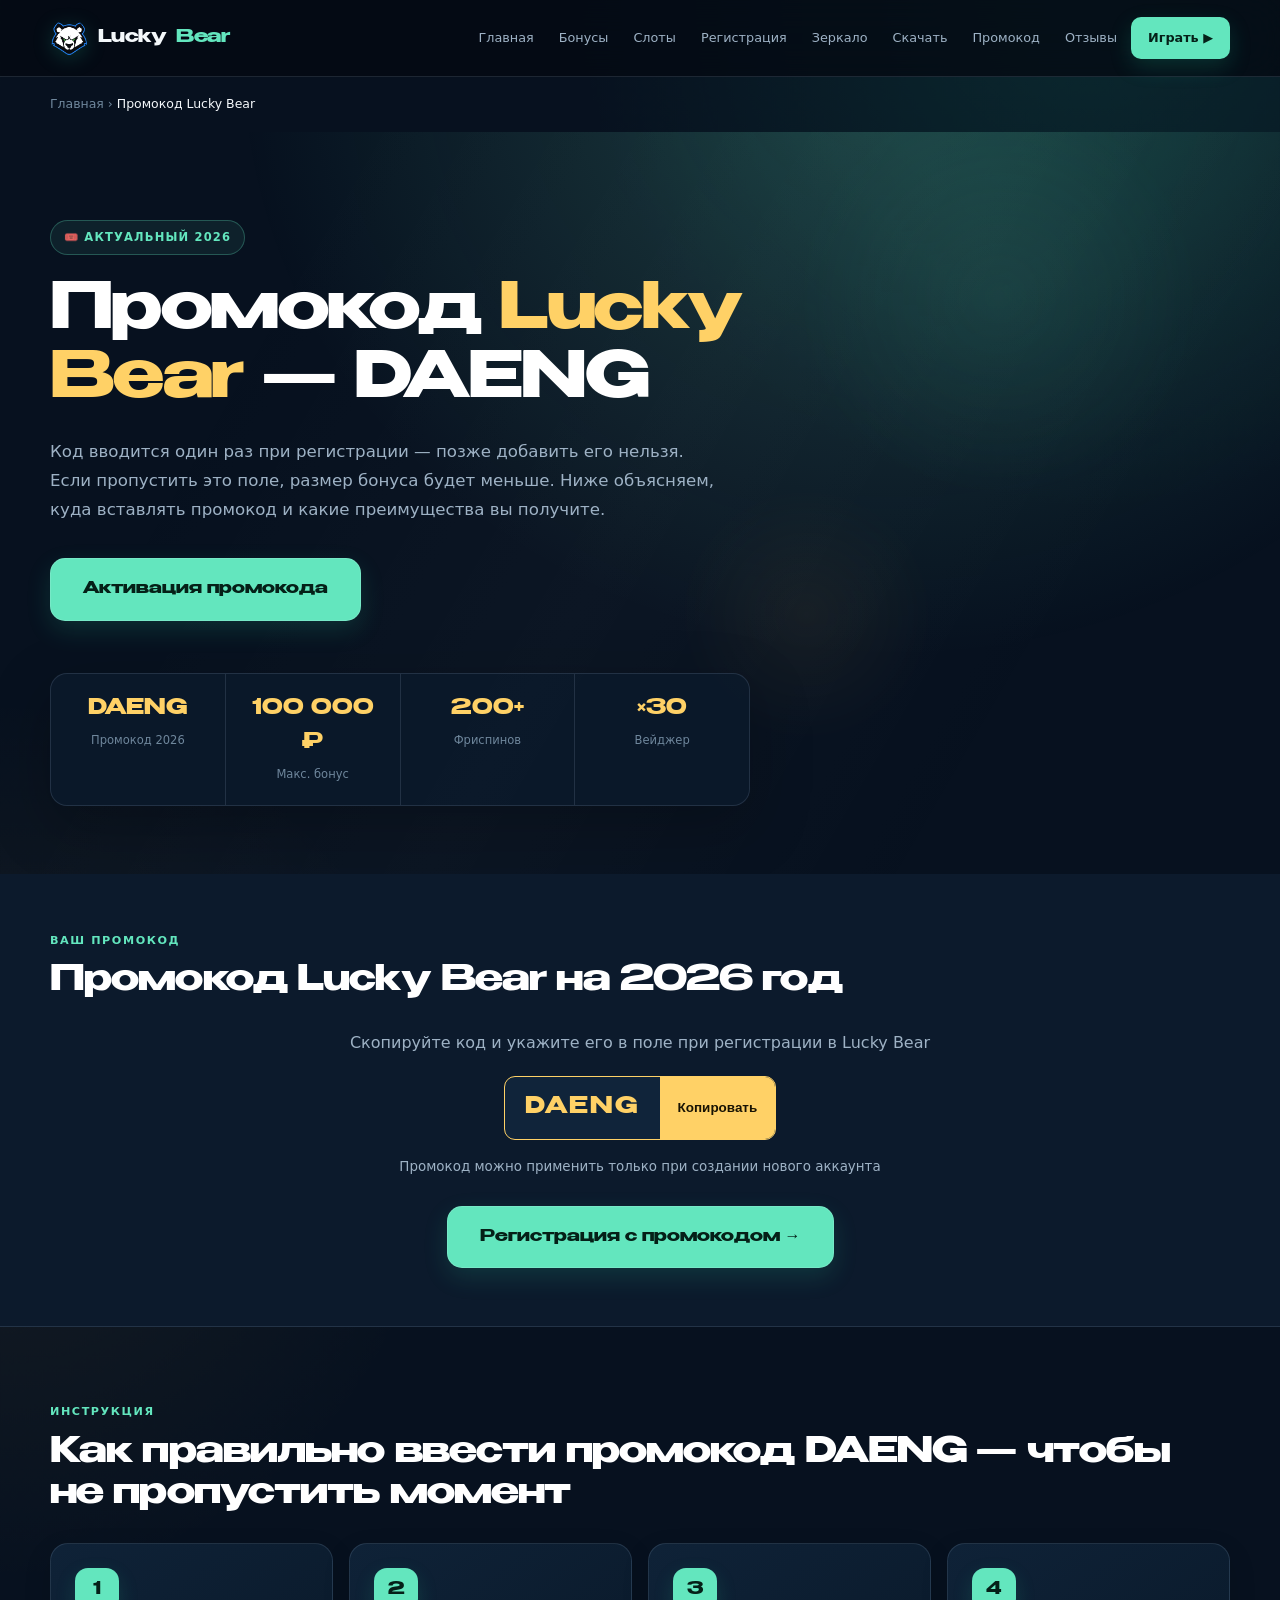
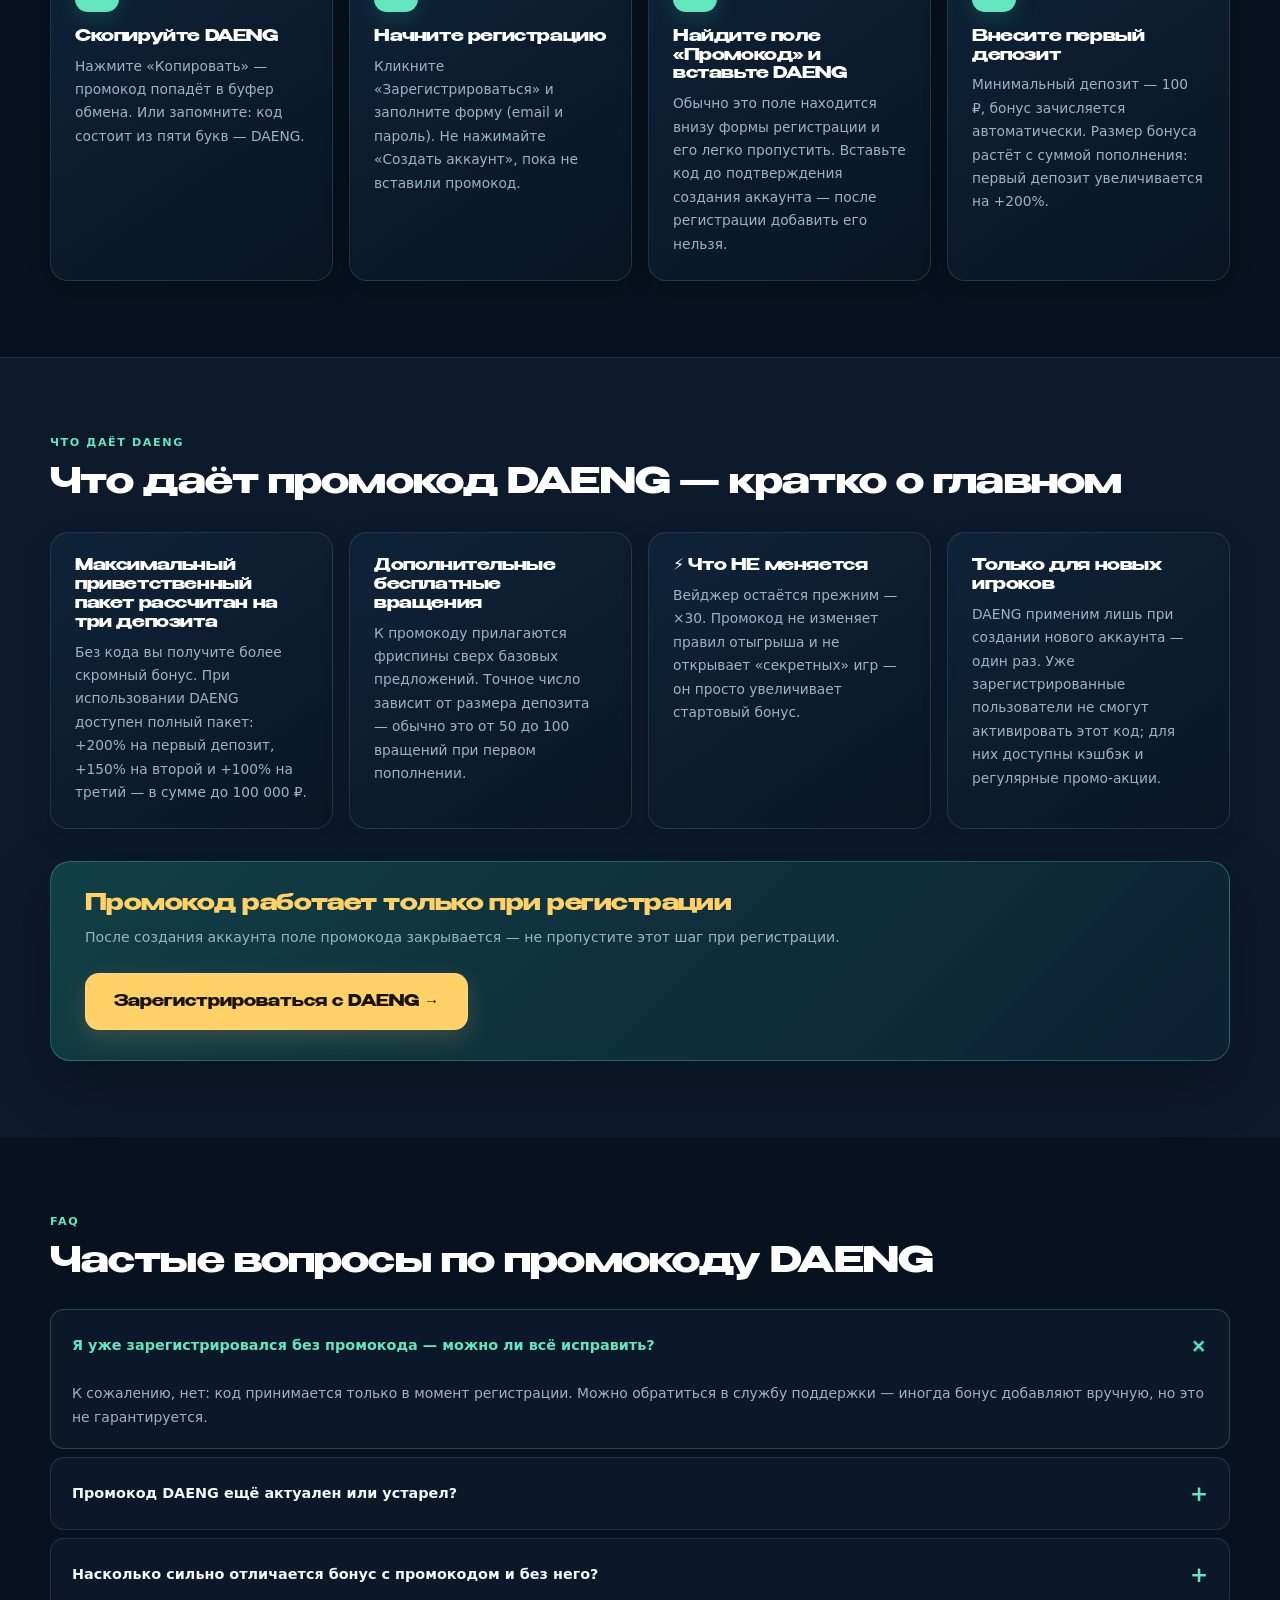
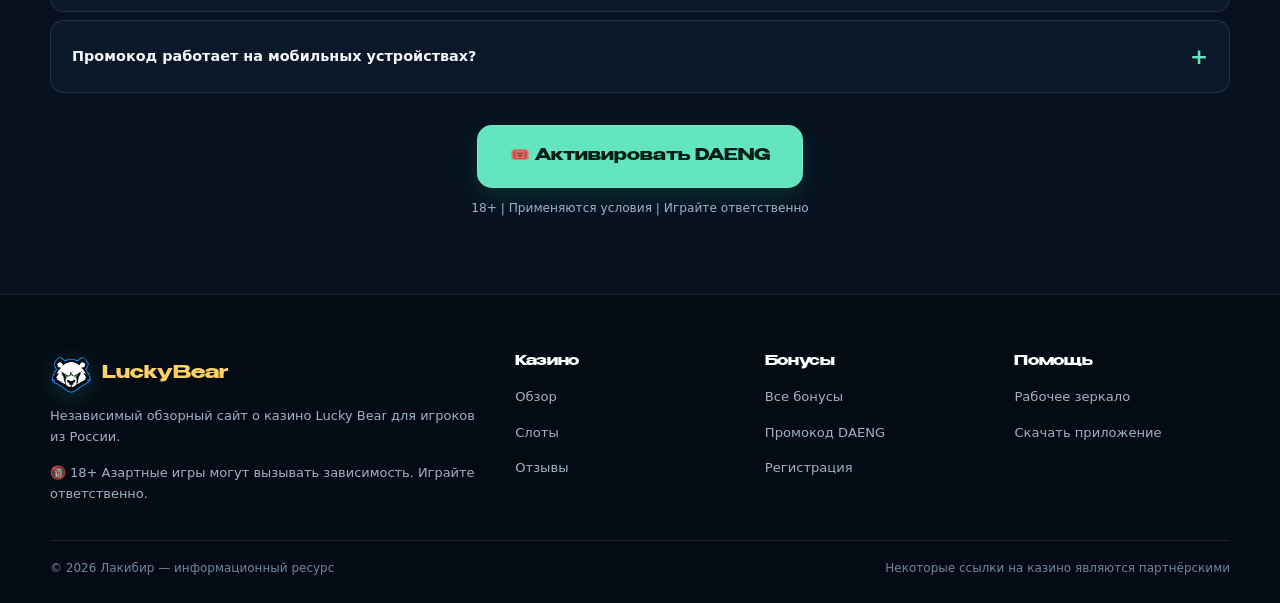
<file: promokod.html>
<!DOCTYPE html>

<html lang="ru-RU">
<head>
<meta charset="utf-8"/>
<meta content="width=device-width, initial-scale=1.0" name="viewport"/>
<title>Промокод DAENG для Лакибир — обзор акций Казино Лаки Бир 2026</title>
<meta content="Промокоды Казино Лаки Бир: код DAENG при регистрации позволяет получить один из крупнейших доступных бонусов. Инструкция по вводу промокода для депозита и получения фриспинов в 2026 году." name="description"/>
<link href="https://luckybear.lb-game.ru/promokod.html" rel="canonical"/>
<meta content="website" property="og:type"/>
<meta content="ru_RU" property="og:locale"/>
<meta content="Промокод Лакибир DAENG — подборка действующих промо‑кодoв Казино Лаки Бир на 2026 год" property="og:title"/>
<meta content="Промокоды на Казино Лаки Бир: примените код DAENG при регистрации, чтобы активировать бонус на депозит и получить бесплатные вращения. Пошаговая инструкция, куда вводить промокод (2026)." property="og:description"/>
<meta content="https://luckybear.lb-game.ru/promokod.html" property="og:url"/>
<meta content="https://luckybear.lb-game.ru/images/banner-hero.png" property="og:image"/>
<meta content="index,follow,max-image-preview:large" name="robots"/>
<link href="images/favicon.ico" rel="icon" type="image/x-icon"/>
<link href="https://mc.yandex.ru" rel="preconnect"/>
<link href="https://mc.yandex.ru" rel="dns-prefetch"/>
<link as="font" crossorigin="" href="BenzinBold.woff2" rel="preload" type="font/woff2"/>
<link href="css/style.css" rel="stylesheet"/>
<script type="application/ld+json">{"@context":"https://schema.org","@graph":[{"@type":"BreadcrumbList","itemListElement":[{"@type":"ListItem","position":1,"name":"Главная","item":"https://luckybear.lb-game.ru/"},{"@type":"ListItem","position":2,"name":"Промокод Lucky Bear","item":"https://luckybear.lb-game.ru/promokod.html"}]},{"@type":"FAQPage","mainEntity":[{"@type":"Question","name":"Какой промокод Lucky Bear на 2026 год?","acceptedAnswer":{"@type":"Answer","text":"Актуальный промокод Lucky Bear на 2026 год — DAENG. Вводите его при регистрации в поле «Промокод» для получения максимального приветственного бонуса до 100 000 ₽."}},{"@type":"Question","name":"Когда вводить промокод DAENG в Lucky Bear?","acceptedAnswer":{"@type":"Answer","text":"Промокод DAENG нужно вводить при регистрации нового аккаунта в Lucky Bear. После создания аккаунта ввести промокод уже нельзя — только во время регистрации."}},{"@type":"Question","name":"Что даёт промокод DAENG в Lucky Bear?","acceptedAnswer":{"@type":"Answer","text":"Промокод DAENG в Lucky Bear активирует максимальные условия приветственного бонуса: до 100 000 ₽ на три первых депозита плюс дополнительные фриспины."}}]},{"@type":"WebPage","@id":"https://luckybear.lb-game.ru/promokod.html#webpage","url":"https://luckybear.lb-game.ru/promokod.html","name":"Промокод DAENG для Лакибир — обзор акций Казино Лаки Бир 2026","description":"Промокоды Казино Лаки Бир: код DAENG при регистрации позволяет получить один из крупнейших доступных бонусов. Инструкция по вводу промокода для депозита и получения фриспинов в 2026 году.","inLanguage":"ru-RU","isPartOf":{"@id":"https://luckybear.lb-game.ru/#website"}}]}</script>
<script type="text/javascript">
(function(m,e,t,r,i,k,a){m[i]=m[i]||function(){(m[i].a=m[i].a||[]).push(arguments)};
m[i].l=1*new Date();
for(var j=0;j<document.scripts.length;j++){if(document.scripts[j].src===r){return;}}
k=e.createElement(t),a=e.getElementsByTagName(t)[0],k.async=1,k.src=r,a.parentNode.insertBefore(k,a)})
(window,document,"script","https://mc.yandex.ru/metrika/tag.js?id=112301269","ym");
ym(112301269,"init",{ssr:true,clickmap:true,ecommerce:"dataLayer",referrer:document.referrer,url:location.href,accurateTrackBounce:true,trackLinks:true});
</script>
<noscript><div><img alt="" src="https://mc.yandex.ru/watch/112301269" style="position:absolute;left:-9999px;"/></div></noscript>
</head>
<body>
<header>
<div class="container header-inner">
<a class="logo" href="index.html"><img alt="LuckyBear" src="images/luckybear-icon.png"/> Lucky<span>Bear</span></a>
<nav>
<a href="index.html">Главная</a>
<a href="bonus.html">Бонусы</a>
<a href="sloty.html">Слоты</a>
<a href="registraciya.html">Регистрация</a>
<a href="zerkalo.html">Зеркало</a>
<a href="skachat.html">Скачать</a>
<a href="promokod.html">Промокод</a>
<a href="otzyvy.html">Отзывы</a>
<a class="btn-nav" href="https://luckybear.lb-game.ru/site" rel="nofollow noopener" target="_blank">Играть ▶</a>
</nav>
<button aria-label="Меню" class="mob-btn" onclick="document.getElementById('mobNav').classList.toggle('open')">
<span></span><span></span><span></span>
</button>
</div>
</header>
<div class="mob-nav" id="mobNav">
<button class="mob-close" onclick="document.getElementById('mobNav').classList.remove('open')">✕</button>
<a href="index.html">🏠 Главная</a>
<a href="bonus.html">🎁 Бонусы</a>
<a href="sloty.html">🎰 Слоты</a>
<a href="registraciya.html">📝 Регистрация</a>
<a href="zerkalo.html">🔗 Зеркало</a>
<a href="skachat.html">📱 Скачать</a>
<a href="promokod.html">🎟️ Промокод</a>
<a href="otzyvy.html">⭐ Отзывы</a>
<a class="btn-nav" href="https://luckybear.lb-game.ru/site" rel="nofollow noopener" target="_blank">🎮 Играть сейчас</a>
</div>
<div class="container"><div class="breadcrumb"><a href="index.html">Главная</a> › <span>Промокод Lucky Bear</span></div></div>
<section class="hero">
<div class="hero-bg"></div>
<div class="container">
<div class="hero-badge">🎟️ Актуальный 2026</div>
<h1>Промокод <span class="gold">Lucky Bear</span> — DAENG</h1>
<p class="hero-desc">Код вводится один раз при регистрации — позже добавить его нельзя. Если пропустить это поле, размер бонуса будет меньше. Ниже объясняем, куда вставлять промокод и какие преимущества вы получите.</p>
<div class="hero-btns">
<a class="btn btn-xl" href="https://luckybear.lb-game.ru/site" rel="nofollow noopener" target="_blank">Активация промокода</a>
</div>
<div class="hero-stats">
<div class="hero-stat"><strong>DAENG</strong><span>Промокод 2026</span></div>
<div class="hero-stat"><strong>100 000 ₽</strong><span>Макс. бонус</span></div>
<div class="hero-stat"><strong>200+</strong><span>Фриспинов</span></div>
<div class="hero-stat"><strong>×30</strong><span>Вейджер</span></div>
</div>
</div>
</section>
<section class="section-sm" style="background:var(--bg2);border-bottom:1px solid var(--border2);">
<div class="container">
<div class="section-label">Ваш промокод</div>
<h2>Промокод Lucky Bear на 2026 год</h2>
<div style="margin-top:28px;text-align:center;">
<p style="color:var(--text2);margin-bottom:20px;">Скопируйте код и укажите его в поле при регистрации в Lucky Bear</p>
<div class="promo-box" style="display:inline-flex;">
<div class="promo-code">DAENG</div>
<button class="promo-copy-btn" onclick="navigator.clipboard.writeText('DAENG');this.textContent='Скопировано ✓'">Копировать</button>
</div>
<p style="margin-top:16px;font-size:.84rem;color:var(--text2);">Промокод можно применить только при создании нового аккаунта</p>
</div>
<div style="display:flex;gap:14px;justify-content:center;flex-wrap:wrap;margin-top:28px;">
<a class="btn btn-xl" href="https://luckybear.lb-game.ru/site" rel="nofollow noopener" target="_blank">Регистрация с промокодом →</a>
</div>
</div>
</section>
<section class="section">
<div class="container">
<div class="section-label">Инструкция</div>
<h2>Как правильно ввести промокод DAENG — чтобы не пропустить момент</h2>
<div class="steps">
<div class="step"><div class="step-num">1</div><h3>Скопируйте DAENG</h3><p>Нажмите «Копировать» — промокод попадёт в буфер обмена. Или запомните: код состоит из пяти букв — DAENG.</p></div>
<div class="step"><div class="step-num">2</div><h3>Начните регистрацию</h3><p>Кликните «Зарегистрироваться» и заполните форму (email и пароль). Не нажимайте «Создать аккаунт», пока не вставили промокод.</p></div>
<div class="step"><div class="step-num">3</div><h3>Найдите поле «Промокод» и вставьте DAENG</h3><p>Обычно это поле находится внизу формы регистрации и его легко пропустить. Вставьте код до подтверждения создания аккаунта — после регистрации добавить его нельзя.</p></div>
<div class="step"><div class="step-num">4</div><h3>Внесите первый депозит</h3><p>Минимальный депозит — 100 ₽, бонус зачисляется автоматически. Размер бонуса растёт с суммой пополнения: первый депозит увеличивается на +200%.</p></div>
</div>
</div>
</section>
<section class="section" style="background:var(--bg2);border-top:1px solid var(--border2);">
<div class="container">
<div class="section-label">Что даёт DAENG</div>
<h2>Что даёт промокод DAENG — кратко о главном</h2>
<div class="info-grid">
<div class="info-card"><h3>Максимальный приветственный пакет рассчитан на три депозита</h3><p>Без кода вы получите более скромный бонус. При использовании DAENG доступен полный пакет: +200% на первый депозит, +150% на второй и +100% на третий — в сумме до 100 000 ₽.</p></div>
<div class="info-card"><h3>Дополнительные бесплатные вращения</h3><p>К промокоду прилагаются фриспины сверх базовых предложений. Точное число зависит от размера депозита — обычно это от 50 до 100 вращений при первом пополнении.</p></div>
<div class="info-card"><h3>⚡ Что НЕ меняется</h3><p>Вейджер остаётся прежним — ×30. Промокод не изменяет правил отыгрыша и не открывает «секретных» игр — он просто увеличивает стартовый бонус.</p></div>
<div class="info-card"><h3>Только для новых игроков</h3><p>DAENG применим лишь при создании нового аккаунта — один раз. Уже зарегистрированные пользователи не смогут активировать этот код; для них доступны кэшбэк и регулярные промо‑акции.</p></div>
</div>
<div class="promo-banner mt-32">
<div><h2>Промокод работает только при регистрации</h2><p>После создания аккаунта поле промокода закрывается — не пропустите этот шаг при регистрации.</p></div>
<a class="btn btn-gold btn-lg" href="https://luckybear.lb-game.ru/site" rel="nofollow noopener" style="white-space:nowrap;" target="_blank">Зарегистрироваться с DAENG →</a>
</div>
</div>
</section>
<section class="section">
<div class="container">
<div class="section-label">FAQ</div>
<h2>Частые вопросы по промокоду DAENG</h2>
<div class="faq">
<div class="faq-item open"><div class="faq-q">Я уже зарегистрировался без промокода — можно ли всё исправить?</div><div class="faq-a">К сожалению, нет: код принимается только в момент регистрации. Можно обратиться в службу поддержки — иногда бонус добавляют вручную, но это не гарантируется.</div></div>
<div class="faq-item"><div class="faq-q">Промокод DAENG ещё актуален или устарел?</div><div class="faq-a">Код действует. DAENG не привязан к конкретной дате — пока Lucky Bear принимает новых игроков, промокод остаётся рабочим. Если случатся изменения, информация на странице будет обновлена.</div></div>
<div class="faq-item"><div class="faq-q">Насколько сильно отличается бонус с промокодом и без него?</div><div class="faq-a">Разница есть, но она не кардинальная. Без кода приветственный бонус тоже может быть — просто проценты и фриспины обычно меньше. Цель DAENG — получить максимум из предложений для новых игроков.</div></div>
<div class="faq-item"><div class="faq-q">Промокод работает на мобильных устройствах?</div><div class="faq-a">Да. Поле для промокода доступно в мобильной версии сайта и в Android‑приложении. Форма регистрации одинакова на всех устройствах — прокрутите страницу вниз, поле обычно в конце.</div></div>
</div>
<div class="text-center mt-32">
<a class="btn btn-xl" href="https://luckybear.lb-game.ru/site" rel="nofollow noopener" target="_blank">🎟️ Активировать DAENG</a>
<p style="margin-top:10px;font-size:.76rem;color:var(--text2)">18+ | Применяются условия | Играйте ответственно</p>
</div>
</div>
</section>
<footer>
<div class="container">
<div class="footer-grid">
<div>
<div class="footer-brand"><img alt="LuckyBear" src="images/luckybear-icon.png"/> LuckyBear</div>
<p class="footer-desc">Независимый обзорный сайт о казино Lucky Bear для игроков из России.</p>
<div class="footer-disclaimer">🔞 18+ Азартные игры могут вызывать зависимость. Играйте ответственно.</div>
</div>
<div class="footer-col"><h4>Казино</h4><ul><li><a href="index.html">Обзор</a></li><li><a href="sloty.html">Слоты</a></li><li><a href="otzyvy.html">Отзывы</a></li></ul></div>
<div class="footer-col"><h4>Бонусы</h4><ul><li><a href="bonus.html">Все бонусы</a></li><li><a href="promokod.html">Промокод DAENG</a></li><li><a href="registraciya.html">Регистрация</a></li></ul></div>
<div class="footer-col"><h4>Помощь</h4><ul><li><a href="zerkalo.html">Рабочее зеркало</a></li><li><a href="skachat.html">Скачать приложение</a></li></ul></div>
</div>
<div class="footer-bottom">
<p>© 2026 Лакибир — информационный ресурс</p>
<p>Некоторые ссылки на казино являются партнёрскими</p>
</div>
</div>
</footer>
<script>
document.querySelectorAll('.faq-q').forEach(function(q){
  q.addEventListener('click',function(){
    var item=q.parentElement,wasOpen=item.classList.contains('open');
    document.querySelectorAll('.faq-item').forEach(function(i){i.classList.remove('open');});
    if(!wasOpen)item.classList.add('open');
  });
});
</script>
</body>
</html>
</file>
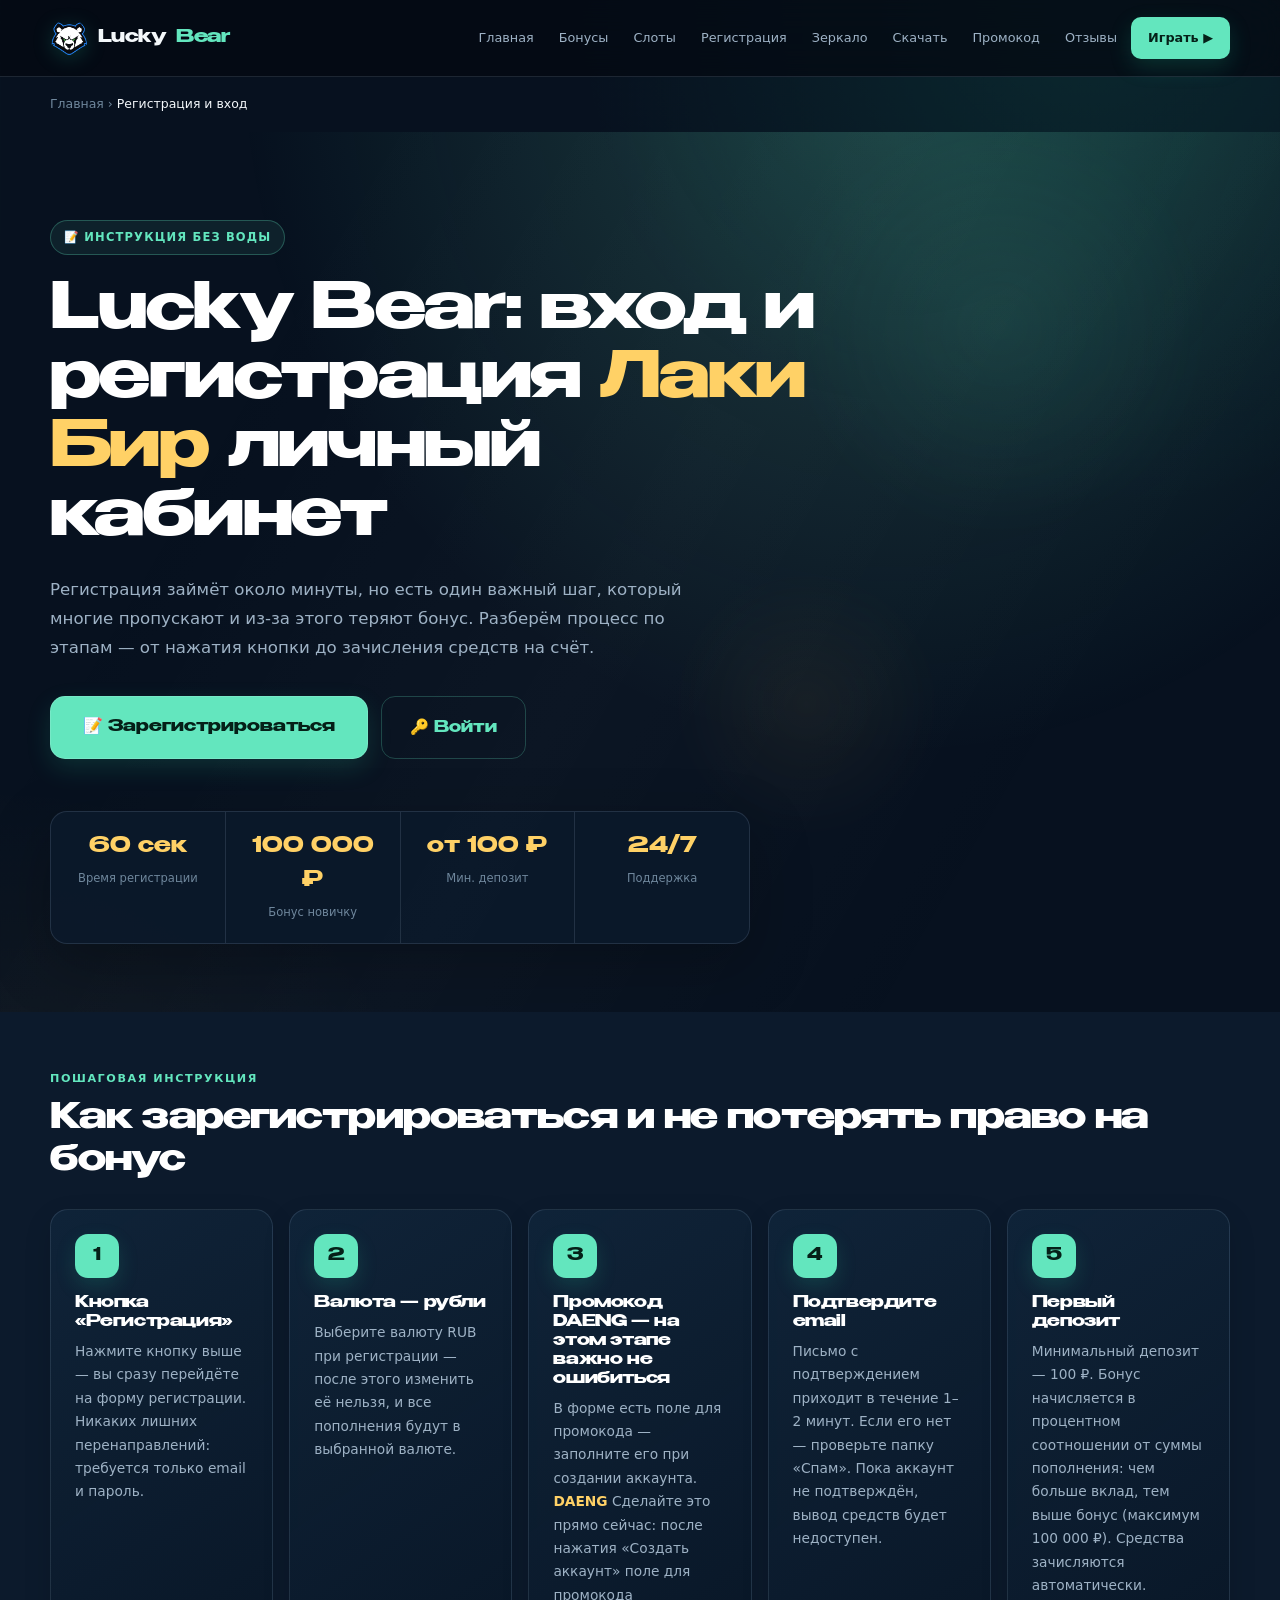
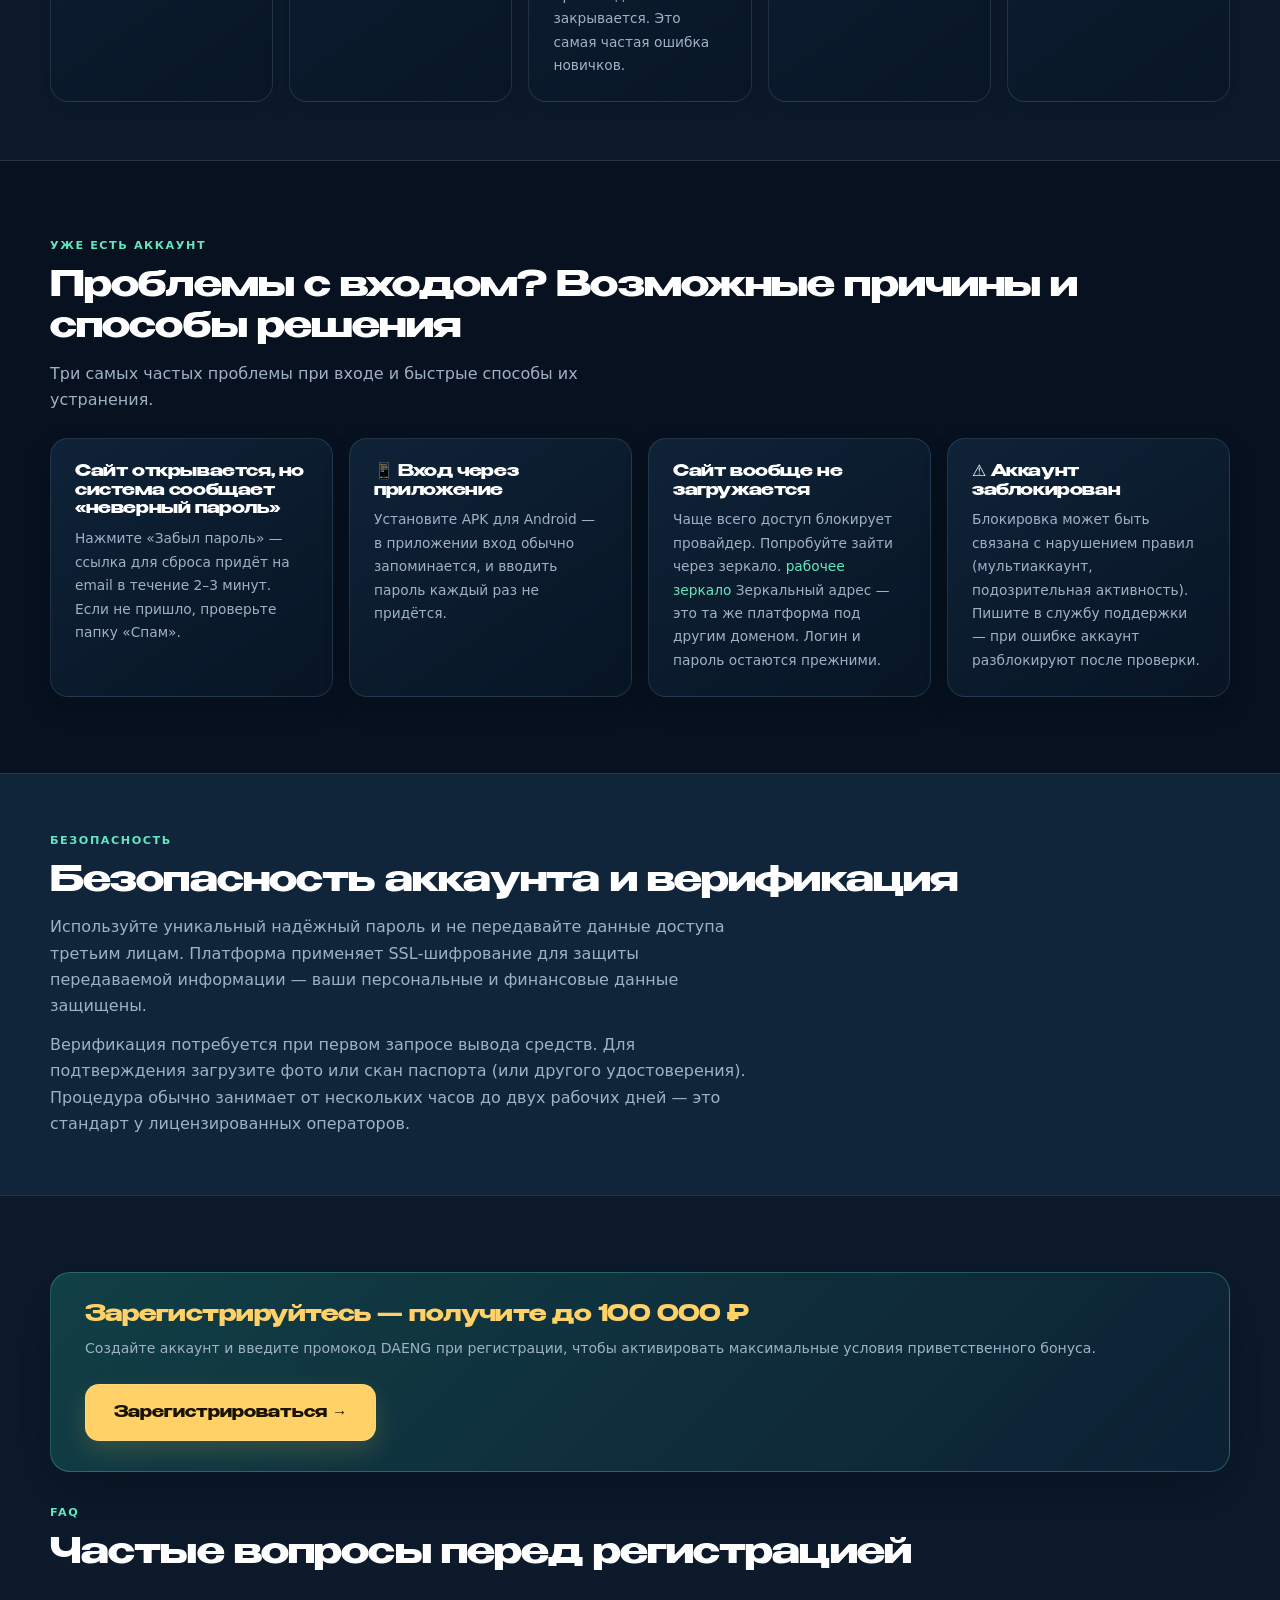
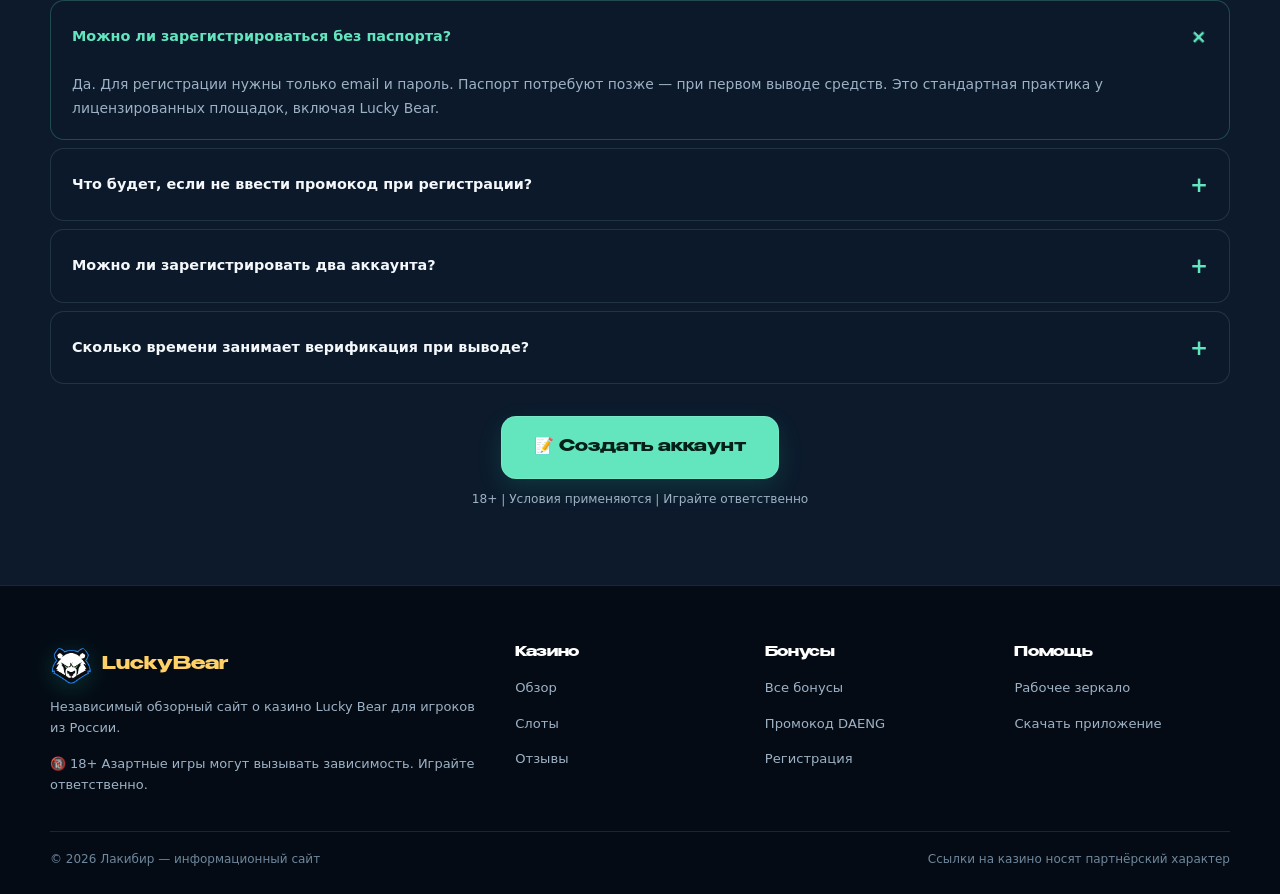
<file: registraciya.html>
<!DOCTYPE html>

<html lang="ru-RU">
<head>
<meta charset="utf-8"/>
<meta content="width=device-width, initial-scale=1.0" name="viewport"/>
<title>Вход в Казино Лакибир: как пройти регистрацию и войти в личный кабинет Лаки Бир</title>
<meta content="Быстрая регистрация в казино Лакибир — за минуту. Настройка личного кабинета Лаки Бир, варианты восстановления доступа и информация о приветственном бонусе 100 000 ₽ для новых игроков. Пошаговое руководство, 2026." name="description"/>
<link href="https://luckybear.lb-game.ru/registraciya.html" rel="canonical"/>
<meta content="website" property="og:type"/>
<meta content="ru_RU" property="og:locale"/>
<meta content="Казино Лакибир — вход, регистрация и работа с личным кабинетом Лаки Бир" property="og:title"/>
<meta content="Как войти в казино Лакибир и зарегистрироваться за минуту. Обзор личного кабинета Лаки Бир, способы восстановления пароля и условия получения бонуса 100 000 ₽ для новичков. Подробная инструкция, 2026." property="og:description"/>
<meta content="https://luckybear.lb-game.ru/registraciya.html" property="og:url"/>
<meta content="https://luckybear.lb-game.ru/images/banner-hero.png" property="og:image"/>
<meta content="index,follow,max-image-preview:large" name="robots"/>
<link href="images/favicon.ico" rel="icon" type="image/x-icon"/>
<link href="https://mc.yandex.ru" rel="preconnect"/>
<link href="https://mc.yandex.ru" rel="dns-prefetch"/>
<link as="font" crossorigin="" href="BenzinBold.woff2" rel="preload" type="font/woff2"/>
<link href="css/style.css" rel="stylesheet"/>
<script type="application/ld+json">{"@context":"https://schema.org","@graph":[{"@type":"BreadcrumbList","itemListElement":[{"@type":"ListItem","position":1,"name":"Главная","item":"https://luckybear.lb-game.ru/"},{"@type":"ListItem","position":2,"name":"Регистрация Lucky Bear","item":"https://luckybear.lb-game.ru/registraciya.html"}]},{"@type":"HowTo","name":"Как зарегистрироваться в Lucky Bear","totalTime":"PT2M","step":[{"@type":"HowToStep","position":1,"name":"Нажмите кнопку Регистрация","text":"Перейдите на сайт Lucky Bear и нажмите кнопку «Регистрация» в правом верхнем углу."},{"@type":"HowToStep","position":2,"name":"Заполните форму","text":"Укажите email, придумайте пароль и выберите валюту — рубли."},{"@type":"HowToStep","position":3,"name":"Введите промокод DAENG","text":"В поле «Промокод» введите DAENG для получения максимального приветственного бонуса."},{"@type":"HowToStep","position":4,"name":"Подтвердите email","text":"Проверьте почту и перейдите по ссылке подтверждения. Аккаунт активирован."},{"@type":"HowToStep","position":5,"name":"Пополните счёт","text":"Внесите первый депозит от 100 ₽ и получите бонус до 100 000 ₽ автоматически."}]},{"@type":"FAQPage","mainEntity":[{"@type":"Question","name":"Как войти в Lucky Bear казино?","acceptedAnswer":{"@type":"Answer","text":"Для входа в Lucky Bear нажмите кнопку «Войти» на сайте. Введите email и пароль, указанные при регистрации. Если сайт недоступен — используйте рабочее зеркало Lucky Bear."}},{"@type":"Question","name":"Нужно ли верифицировать аккаунт в Lucky Bear?","acceptedAnswer":{"@type":"Answer","text":"Верификация потребуется при первом выводе средств. Нужно подтвердить личность, предоставив скан паспорта. Обычно процедура занимает 1–2 дня."}}]},{"@type":"WebPage","@id":"https://luckybear.lb-game.ru/registraciya.html#webpage","url":"https://luckybear.lb-game.ru/registraciya.html","name":"Вход в Казино Лакибир: как пройти регистрацию и войти в личный кабинет Лаки Бир","description":"Быстрая регистрация в казино Лакибир — за минуту. Настройка личного кабинета Лаки Бир, варианты восстановления доступа и информация о приветственном бонусе 100 000 ₽ для новых игроков. Пошаговое руководство, 2026.","inLanguage":"ru-RU","isPartOf":{"@id":"https://luckybear.lb-game.ru/#website"}}]}</script>
<script type="text/javascript">
(function(m,e,t,r,i,k,a){m[i]=m[i]||function(){(m[i].a=m[i].a||[]).push(arguments)};
m[i].l=1*new Date();
for(var j=0;j<document.scripts.length;j++){if(document.scripts[j].src===r){return;}}
k=e.createElement(t),a=e.getElementsByTagName(t)[0],k.async=1,k.src=r,a.parentNode.insertBefore(k,a)})
(window,document,"script","https://mc.yandex.ru/metrika/tag.js?id=112301269","ym");
ym(112301269,"init",{ssr:true,clickmap:true,ecommerce:"dataLayer",referrer:document.referrer,url:location.href,accurateTrackBounce:true,trackLinks:true});
</script>
<noscript><div><img alt="" src="https://mc.yandex.ru/watch/112301269" style="position:absolute;left:-9999px;"/></div></noscript>
</head>
<body>
<header>
<div class="container header-inner">
<a class="logo" href="index.html"><img alt="LuckyBear" src="images/luckybear-icon.png"/> Lucky<span>Bear</span></a>
<nav>
<a href="index.html">Главная</a>
<a href="bonus.html">Бонусы</a>
<a href="sloty.html">Слоты</a>
<a href="registraciya.html">Регистрация</a>
<a href="zerkalo.html">Зеркало</a>
<a href="skachat.html">Скачать</a>
<a href="promokod.html">Промокод</a>
<a href="otzyvy.html">Отзывы</a>
<a class="btn-nav" href="https://luckybear.lb-game.ru/site" rel="nofollow noopener" target="_blank">Играть ▶</a>
</nav>
<button aria-label="Меню" class="mob-btn" onclick="document.getElementById('mobNav').classList.toggle('open')">
<span></span><span></span><span></span>
</button>
</div>
</header>
<div class="mob-nav" id="mobNav">
<button class="mob-close" onclick="document.getElementById('mobNav').classList.remove('open')">✕</button>
<a href="index.html">🏠 Главная</a>
<a href="bonus.html">🎁 Бонусы</a>
<a href="sloty.html">🎰 Слоты</a>
<a href="registraciya.html">📝 Регистрация</a>
<a href="zerkalo.html">🔗 Зеркало</a>
<a href="skachat.html">📱 Скачать</a>
<a href="promokod.html">🎟️ Промокод</a>
<a href="otzyvy.html">⭐ Отзывы</a>
<a class="btn-nav" href="https://luckybear.lb-game.ru/site" rel="nofollow noopener" target="_blank">🎮 Играть сейчас</a>
</div>
<div class="container"><div class="breadcrumb"><a href="index.html">Главная</a> › <span>Регистрация и вход</span></div></div>
<section class="hero">
<div class="hero-bg"></div>
<div class="container">
<div class="hero-badge">📝 Инструкция без воды</div>
<h1>Lucky Bear: вход и регистрация <span class="gold">Лаки Бир</span> личный кабинет</h1>
<p class="hero-desc">Регистрация займёт около минуты, но есть один важный шаг, который многие пропускают и из‑за этого теряют бонус. Разберём процесс по этапам — от нажатия кнопки до зачисления средств на счёт.</p>
<div class="hero-btns">
<a class="btn btn-xl" href="https://luckybear.lb-game.ru/site" rel="nofollow noopener" target="_blank">📝 Зарегистрироваться</a>
<a class="btn btn-outline btn-lg" href="https://luckybear.lb-game.ru/site" rel="nofollow noopener" target="_blank">🔑 Войти</a>
</div>
<div class="hero-stats">
<div class="hero-stat"><strong>60 сек</strong><span>Время регистрации</span></div>
<div class="hero-stat"><strong>100 000 ₽</strong><span>Бонус новичку</span></div>
<div class="hero-stat"><strong>от 100 ₽</strong><span>Мин. депозит</span></div>
<div class="hero-stat"><strong>24/7</strong><span>Поддержка</span></div>
</div>
</div>
</section>
<section class="section-sm" style="background:var(--bg2);border-bottom:1px solid var(--border2);">
<div class="container">
<div class="section-label">Пошаговая инструкция</div>
<h2>Как зарегистрироваться и не потерять право на бонус</h2>
<div class="steps">
<div class="step"><div class="step-num">1</div><h3>Кнопка «Регистрация»</h3><p>Нажмите кнопку выше — вы сразу перейдёте на форму регистрации. Никаких лишних перенаправлений: требуется только email и пароль.</p></div>
<div class="step"><div class="step-num">2</div><h3>Валюта — рубли</h3><p>Выберите валюту RUB при регистрации — после этого изменить её нельзя, и все пополнения будут в выбранной валюте.</p></div>
<div class="step"><div class="step-num">3</div><h3>Промокод DAENG — на этом этапе важно не ошибиться</h3><p>В форме есть поле для промокода — заполните его при создании аккаунта. <strong style="color:var(--gold)">DAENG</strong> Сделайте это прямо сейчас: после нажатия «Создать аккаунт» поле для промокода закрывается. Это самая частая ошибка новичков.</p></div>
<div class="step"><div class="step-num">4</div><h3>Подтвердите email</h3><p>Письмо с подтверждением приходит в течение 1–2 минут. Если его нет — проверьте папку «Спам». Пока аккаунт не подтверждён, вывод средств будет недоступен.</p></div>
<div class="step"><div class="step-num">5</div><h3>Первый депозит</h3><p>Минимальный депозит — 100 ₽. Бонус начисляется в процентном соотношении от суммы пополнения: чем больше вклад, тем выше бонус (максимум 100 000 ₽). Средства зачисляются автоматически.</p></div>
</div>
</div>
</section>
<section class="section">
<div class="container">
<div class="section-label">Уже есть аккаунт</div>
<h2>Проблемы с входом? Возможные причины и способы решения</h2>
<p class="mt-8" style="color:var(--text2);max-width:600px;">Три самых частых проблемы при входе и быстрые способы их устранения.</p>
<div class="info-grid mt-24">
<div class="info-card"><h3>Сайт открывается, но система сообщает «неверный пароль»</h3><p>Нажмите «Забыл пароль» — ссылка для сброса придёт на email в течение 2–3 минут. Если не пришло, проверьте папку «Спам».</p></div>
<div class="info-card"><h3>📱 Вход через приложение</h3><p>Установите APK для Android — в приложении вход обычно запоминается, и вводить пароль каждый раз не придётся.</p></div>
<div class="info-card"><h3>Сайт вообще не загружается</h3><p>Чаще всего доступ блокирует провайдер. Попробуйте зайти через зеркало. <a href="zerkalo.html">рабочее зеркало</a> Зеркальный адрес — это та же платформа под другим доменом. Логин и пароль остаются прежними.</p></div>
<div class="info-card"><h3>⚠️ Аккаунт заблокирован</h3><p>Блокировка может быть связана с нарушением правил (мультиаккаунт, подозрительная активность). Пишите в службу поддержки — при ошибке аккаунт разблокируют после проверки.</p></div>
</div>
</div>
</section>
<section class="section-sm" style="background:var(--bg3);border-top:1px solid var(--border2);">
<div class="container">
<div class="section-label">Безопасность</div>
<h2>Безопасность аккаунта и верификация</h2>
<p class="mt-8" style="color:var(--text2);max-width:700px;">Используйте уникальный надёжный пароль и не передавайте данные доступа третьим лицам. Платформа применяет SSL‑шифрование для защиты передаваемой информации — ваши персональные и финансовые данные защищены.</p>
<p style="color:var(--text2);margin-top:12px;max-width:700px;">Верификация потребуется при первом запросе вывода средств. Для подтверждения загрузите фото или скан паспорта (или другого удостоверения). Процедура обычно занимает от нескольких часов до двух рабочих дней — это стандарт у лицензированных операторов.</p>
</div>
</section>
<section class="section" style="background:var(--bg2);border-top:1px solid var(--border2);">
<div class="container">
<div class="promo-banner mb-32">
<div><h2>Зарегистрируйтесь — получите до 100 000 ₽</h2><p>Создайте аккаунт и введите промокод DAENG при регистрации, чтобы активировать максимальные условия приветственного бонуса.</p></div>
<a class="btn btn-gold btn-lg" href="https://luckybear.lb-game.ru/site" rel="nofollow noopener" style="white-space:nowrap;" target="_blank">Зарегистрироваться →</a>
</div>
<div class="section-label">FAQ</div>
<h2>Частые вопросы перед регистрацией</h2>
<div class="faq">
<div class="faq-item open"><div class="faq-q">Можно ли зарегистрироваться без паспорта?</div><div class="faq-a">Да. Для регистрации нужны только email и пароль. Паспорт потребуют позже — при первом выводе средств. Это стандартная практика у лицензированных площадок, включая Lucky Bear.</div></div>
<div class="faq-item"><div class="faq-q">Что будет, если не ввести промокод при регистрации?</div><div class="faq-a">Вы получите стандартный бонус, который обычно меньше. Промокод DAENG активирует улучшенные условия приветственного пакета. После создания аккаунта поле для промокода уже недоступно.</div></div>
<div class="faq-item"><div class="faq-q">Можно ли зарегистрировать два аккаунта?</div><div class="faq-a">Нет. Один пользователь — один аккаунт. При выявлении мультиаккаунтинга могут заблокировать все аккаунты и аннулировать выигрыши. Проверки проводятся по IP и платёжным данным.</div></div>
<div class="faq-item"><div class="faq-q">Сколько времени занимает верификация при выводе?</div><div class="faq-a">Первая верификация обычно занимает 1–2 рабочих дня. Фото паспорта загружается в личном кабинете. После успешной проверки последующие выводы, как правило, проходят без повторной верификации.</div></div>
</div>
<div class="text-center mt-32">
<a class="btn btn-xl" href="https://luckybear.lb-game.ru/site" rel="nofollow noopener" target="_blank">📝 Создать аккаунт</a>
<p style="margin-top:10px;font-size:.76rem;color:var(--text2)">18+ | Условия применяются | Играйте ответственно</p>
</div>
</div>
</section>
<footer>
<div class="container">
<div class="footer-grid">
<div>
<div class="footer-brand"><img alt="LuckyBear" src="images/luckybear-icon.png"/> LuckyBear</div>
<p class="footer-desc">Независимый обзорный сайт о казино Lucky Bear для игроков из России.</p>
<div class="footer-disclaimer">🔞 18+ Азартные игры могут вызывать зависимость. Играйте ответственно.</div>
</div>
<div class="footer-col"><h4>Казино</h4><ul><li><a href="index.html">Обзор</a></li><li><a href="sloty.html">Слоты</a></li><li><a href="otzyvy.html">Отзывы</a></li></ul></div>
<div class="footer-col"><h4>Бонусы</h4><ul><li><a href="bonus.html">Все бонусы</a></li><li><a href="promokod.html">Промокод DAENG</a></li><li><a href="registraciya.html">Регистрация</a></li></ul></div>
<div class="footer-col"><h4>Помощь</h4><ul><li><a href="zerkalo.html">Рабочее зеркало</a></li><li><a href="skachat.html">Скачать приложение</a></li></ul></div>
</div>
<div class="footer-bottom">
<p>© 2026 Лакибир — информационный сайт</p>
<p>Ссылки на казино носят партнёрский характер</p>
</div>
</div>
</footer>
<script>
document.querySelectorAll('.faq-q').forEach(function(q){
  q.addEventListener('click',function(){
    var item=q.parentElement,wasOpen=item.classList.contains('open');
    document.querySelectorAll('.faq-item').forEach(function(i){i.classList.remove('open');});
    if(!wasOpen)item.classList.add('open');
  });
});
</script>
</body>
</html>
</file>
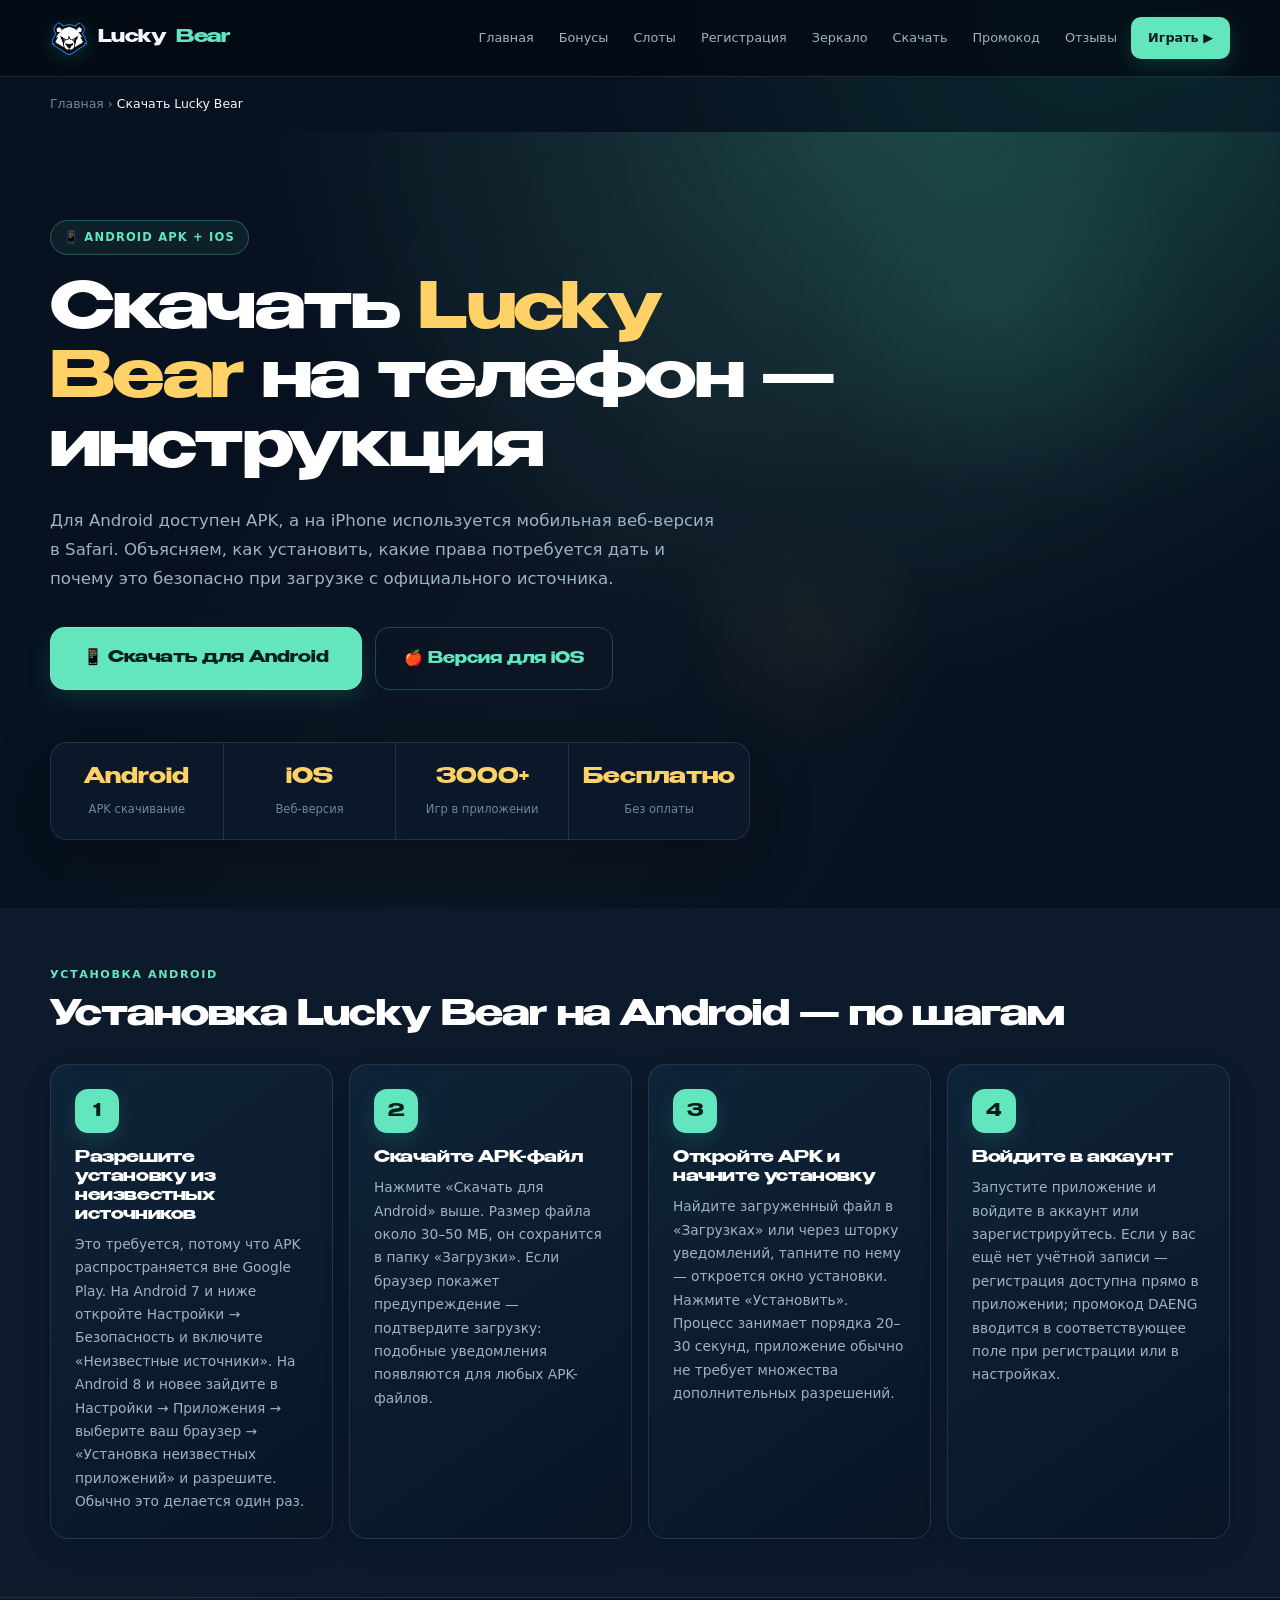
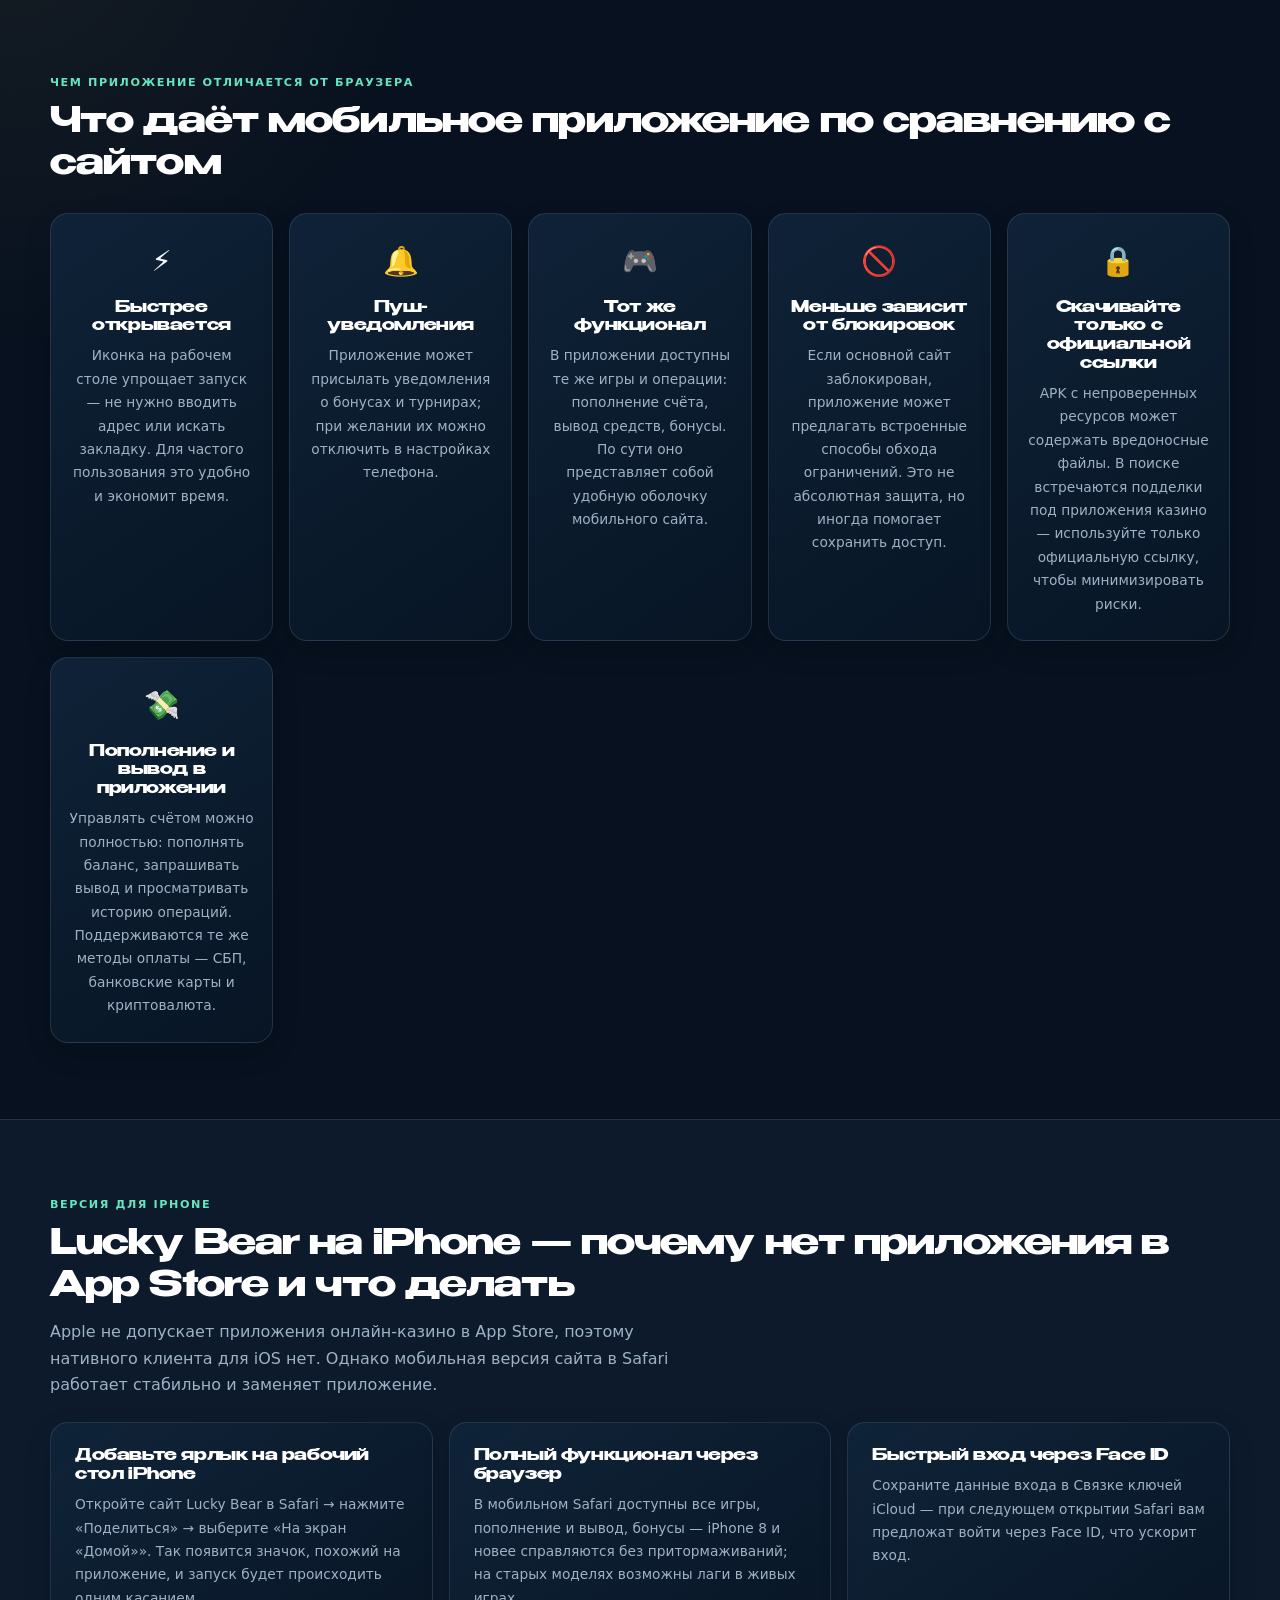
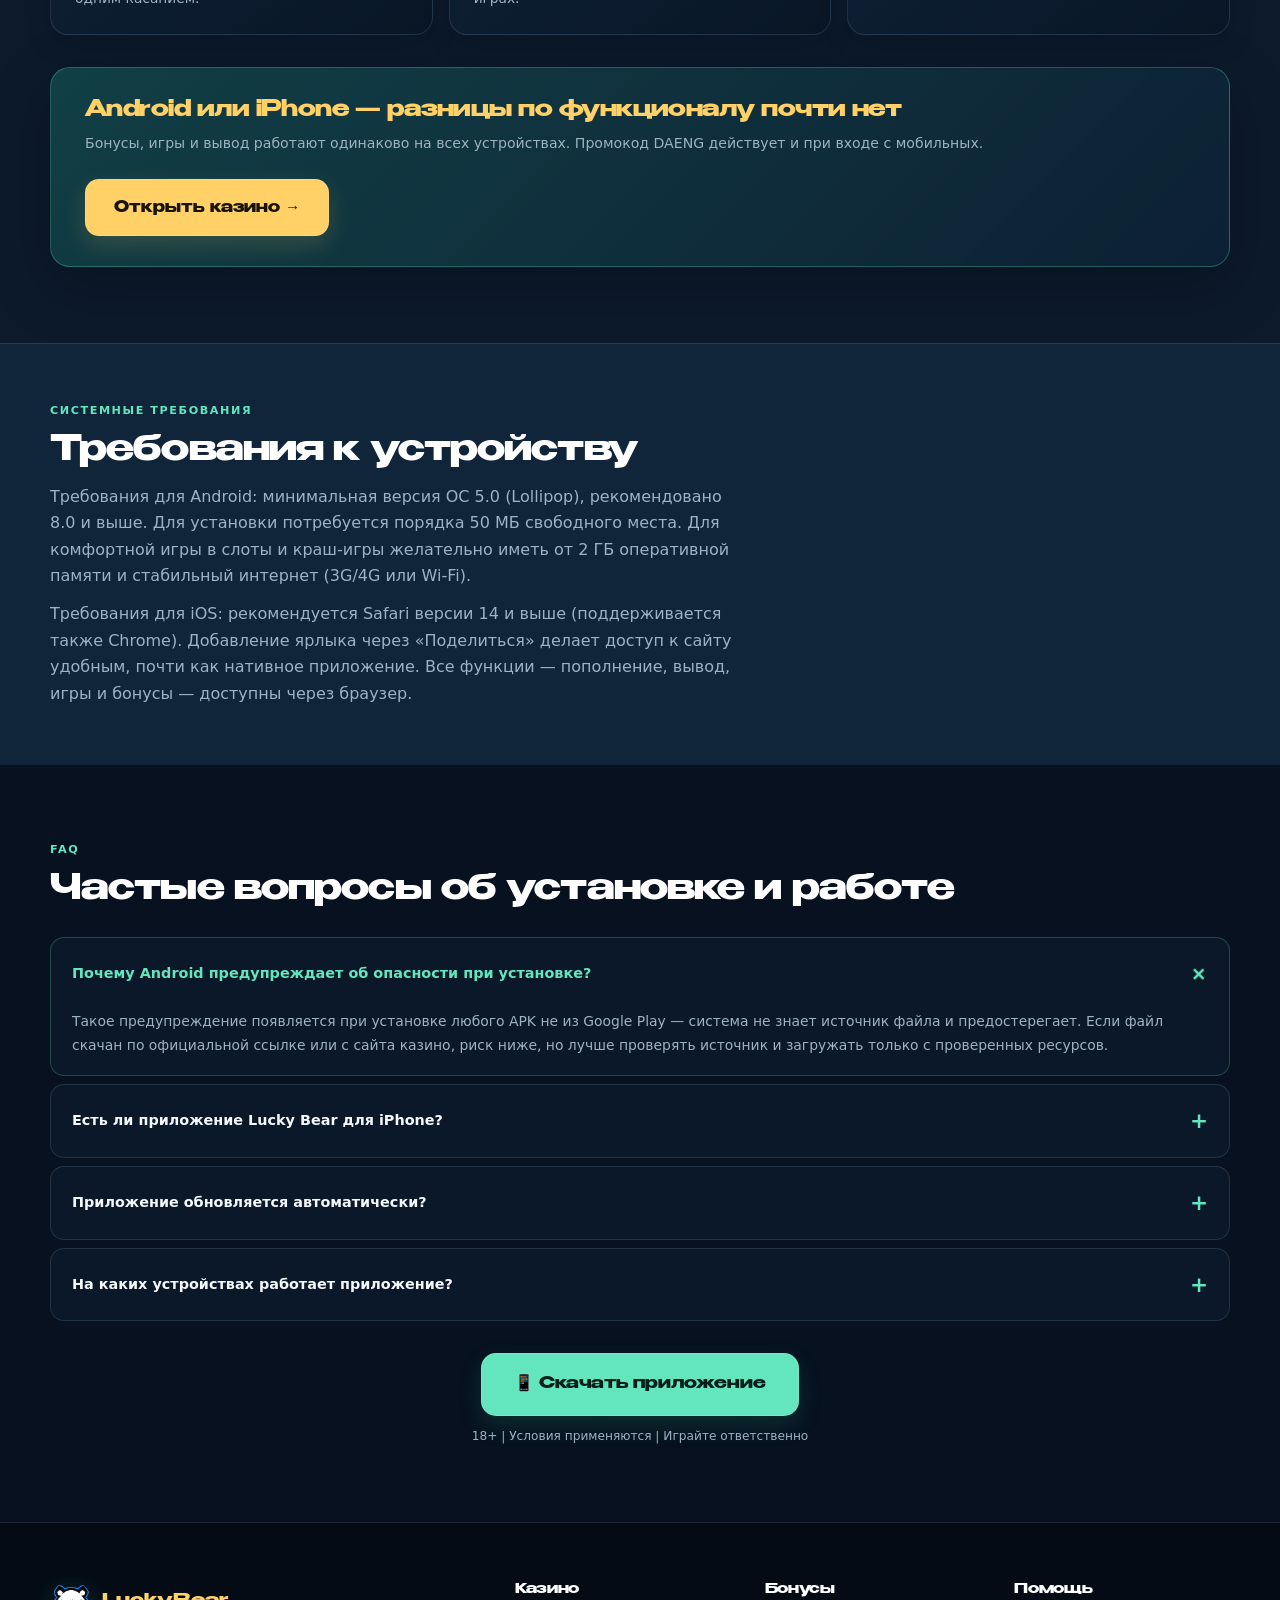
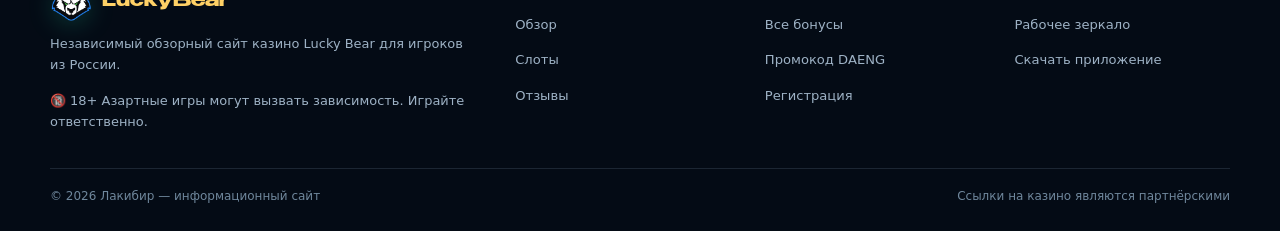
<file: skachat.html>
<!DOCTYPE html>

<html lang="ru-RU">
<head>
<meta charset="utf-8"/>
<meta content="width=device-width, initial-scale=1.0" name="viewport"/>
<title>Лакибир — как скачать приложение Lucky Bear на Android и инструкция по установке на iPhone</title>
<meta content="Как скачать Лакибир на Android и смартфон: APK казино Лаки Бир, пошаговая установка для Android и iOS. Описание мобильной версии Lucky Bear и её запуска." name="description"/>
<link href="https://luckybear.lb-game.ru/skachat.html" rel="canonical"/>
<meta content="website" property="og:type"/>
<meta content="ru_RU" property="og:locale"/>
<meta content="Лакибир скачать — приложение Лаки Бир для Android и iPhone (инструкция по загрузке)" property="og:title"/>
<meta content="Инструкция по скачиванию Лакибир на Android и телефон: APK-файл казино Лаки Бир, установка на Android и iOS. Мобильная версия LuckyBear и советы по запуску." property="og:description"/>
<meta content="https://luckybear.lb-game.ru/skachat.html" property="og:url"/>
<meta content="https://luckybear.lb-game.ru/images/banner-hero.png" property="og:image"/>
<meta content="index,follow,max-image-preview:large" name="robots"/>
<link href="images/favicon.ico" rel="icon" type="image/x-icon"/>
<link href="https://mc.yandex.ru" rel="preconnect"/>
<link href="https://mc.yandex.ru" rel="dns-prefetch"/>
<link as="font" crossorigin="" href="BenzinBold.woff2" rel="preload" type="font/woff2"/>
<link href="css/style.css" rel="stylesheet"/>
<script type="application/ld+json">{"@context":"https://schema.org","@graph":[{"@type":"BreadcrumbList","itemListElement":[{"@type":"ListItem","position":1,"name":"Главная","item":"https://luckybear.lb-game.ru/"},{"@type":"ListItem","position":2,"name":"Скачать Lucky Bear","item":"https://luckybear.lb-game.ru/skachat.html"}]},{"@type":"HowTo","name":"Как скачать и установить Lucky Bear на Android","totalTime":"PT5M","step":[{"@type":"HowToStep","position":1,"name":"Разрешите установку из неизвестных источников","text":"Зайдите в Настройки → Безопасность → Включите «Неизвестные источники» или «Установка из неизвестных приложений»."},{"@type":"HowToStep","position":2,"name":"Скачайте APK файл","text":"Перейдите на сайт Lucky Bear и нажмите кнопку «Скачать для Android». APK файл загрузится на ваш телефон."},{"@type":"HowToStep","position":3,"name":"Установите приложение","text":"Откройте загруженный APK файл и нажмите «Установить». Процесс займёт 20–30 секунд."},{"@type":"HowToStep","position":4,"name":"Войдите в аккаунт","text":"Откройте приложение и войдите со своими логином и паролем. Если нет аккаунта — зарегистрируйтесь прямо в приложении."}]},{"@type":"FAQPage","mainEntity":[{"@type":"Question","name":"Как скачать Lucky Bear на Android?","acceptedAnswer":{"@type":"Answer","text":"Скачать приложение Lucky Bear для Android можно прямо с сайта казино в формате APK. Для установки нужно разрешить установку из неизвестных источников в настройках телефона."}},{"@type":"Question","name":"Есть ли приложение Lucky Bear для iPhone?","acceptedAnswer":{"@type":"Answer","text":"Нативного приложения Lucky Bear для iOS нет, но мобильная веб-версия сайта полностью адаптирована под iPhone и iPad. Добавьте ярлык на рабочий стол через Safari для быстрого доступа."}}]},{"@type":"WebPage","@id":"https://luckybear.lb-game.ru/skachat.html#webpage","url":"https://luckybear.lb-game.ru/skachat.html","name":"Лакибир — как скачать приложение Lucky Bear на Android и инструкция по установке на iPhone","description":"Как скачать Лакибир на Android и смартфон: APK казино Лаки Бир, пошаговая установка для Android и iOS. Описание мобильной версии Lucky Bear и её запуска.","inLanguage":"ru-RU","isPartOf":{"@id":"https://luckybear.lb-game.ru/#website"}}]}</script>
<script type="text/javascript">
(function(m,e,t,r,i,k,a){m[i]=m[i]||function(){(m[i].a=m[i].a||[]).push(arguments)};
m[i].l=1*new Date();
for(var j=0;j<document.scripts.length;j++){if(document.scripts[j].src===r){return;}}
k=e.createElement(t),a=e.getElementsByTagName(t)[0],k.async=1,k.src=r,a.parentNode.insertBefore(k,a)})
(window,document,"script","https://mc.yandex.ru/metrika/tag.js?id=112301269","ym");
ym(112301269,"init",{ssr:true,clickmap:true,ecommerce:"dataLayer",referrer:document.referrer,url:location.href,accurateTrackBounce:true,trackLinks:true});
</script>
<noscript><div><img alt="" src="https://mc.yandex.ru/watch/112301269" style="position:absolute;left:-9999px;"/></div></noscript>
</head>
<body>
<header>
<div class="container header-inner">
<a class="logo" href="index.html"><img alt="LuckyBear" src="images/luckybear-icon.png"/> Lucky<span>Bear</span></a>
<nav>
<a href="index.html">Главная</a>
<a href="bonus.html">Бонусы</a>
<a href="sloty.html">Слоты</a>
<a href="registraciya.html">Регистрация</a>
<a href="zerkalo.html">Зеркало</a>
<a href="skachat.html">Скачать</a>
<a href="promokod.html">Промокод</a>
<a href="otzyvy.html">Отзывы</a>
<a class="btn-nav" href="https://luckybear.lb-game.ru/site" rel="nofollow noopener" target="_blank">Играть ▶</a>
</nav>
<button aria-label="Меню" class="mob-btn" onclick="document.getElementById('mobNav').classList.toggle('open')">
<span></span><span></span><span></span>
</button>
</div>
</header>
<div class="mob-nav" id="mobNav">
<button class="mob-close" onclick="document.getElementById('mobNav').classList.remove('open')">✕</button>
<a href="index.html">🏠 Главная</a>
<a href="bonus.html">🎁 Бонусы</a>
<a href="sloty.html">🎰 Слоты</a>
<a href="registraciya.html">📝 Регистрация</a>
<a href="zerkalo.html">🔗 Зеркало</a>
<a href="skachat.html">📱 Скачать</a>
<a href="promokod.html">🎟️ Промокод</a>
<a href="otzyvy.html">⭐ Отзывы</a>
<a class="btn-nav" href="https://luckybear.lb-game.ru/site" rel="nofollow noopener" target="_blank">🎮 Играть сейчас</a>
</div>
<div class="container"><div class="breadcrumb"><a href="index.html">Главная</a> › <span>Скачать Lucky Bear</span></div></div>
<section class="hero">
<div class="hero-bg"></div>
<div class="container">
<div class="hero-badge">📱 Android APK + iOS</div>
<h1>Скачать <span class="gold">Lucky Bear</span> на телефон — инструкция</h1>
<p class="hero-desc">Для Android доступен APK, а на iPhone используется мобильная веб‑версия в Safari. Объясняем, как установить, какие права потребуется дать и почему это безопасно при загрузке с официального источника.</p>
<div class="hero-btns">
<a class="btn btn-xl" href="https://luckybear.lb-game.ru/site" rel="nofollow noopener" target="_blank">📱 Скачать для Android</a>
<a class="btn btn-outline btn-lg" href="https://luckybear.lb-game.ru/site" rel="nofollow noopener" target="_blank">🍎 Версия для iOS</a>
</div>
<div class="hero-stats">
<div class="hero-stat"><strong>Android</strong><span>APK скачивание</span></div>
<div class="hero-stat"><strong>iOS</strong><span>Веб-версия</span></div>
<div class="hero-stat"><strong>3000+</strong><span>Игр в приложении</span></div>
<div class="hero-stat"><strong>Бесплатно</strong><span>Без оплаты</span></div>
</div>
</div>
</section>
<section class="section-sm" style="background:var(--bg2);border-bottom:1px solid var(--border2);">
<div class="container">
<div class="section-label">Установка Android</div>
<h2>Установка Lucky Bear на Android — по шагам</h2>
<div class="steps">
<div class="step">
<div class="step-num">1</div>
<h3>Разрешите установку из неизвестных источников</h3>
<p>Это требуется, потому что APK распространяется вне Google Play. На Android 7 и ниже откройте Настройки → Безопасность и включите «Неизвестные источники». На Android 8 и новее зайдите в Настройки → Приложения → выберите ваш браузер → «Установка неизвестных приложений» и разрешите. Обычно это делается один раз.</p>
</div>
<div class="step">
<div class="step-num">2</div>
<h3>Скачайте APK-файл</h3>
<p>Нажмите «Скачать для Android» выше. Размер файла около 30–50 МБ, он сохранится в папку «Загрузки». Если браузер покажет предупреждение — подтвердите загрузку: подобные уведомления появляются для любых APK-файлов.</p>
</div>
<div class="step">
<div class="step-num">3</div>
<h3>Откройте APK и начните установку</h3>
<p>Найдите загруженный файл в «Загрузках» или через шторку уведомлений, тапните по нему — откроется окно установки. Нажмите «Установить». Процесс занимает порядка 20–30 секунд, приложение обычно не требует множества дополнительных разрешений.</p>
</div>
<div class="step">
<div class="step-num">4</div>
<h3>Войдите в аккаунт</h3>
<p>Запустите приложение и войдите в аккаунт или зарегистрируйтесь. Если у вас ещё нет учётной записи — регистрация доступна прямо в приложении; промокод DAENG вводится в соответствующее поле при регистрации или в настройках.</p>
</div>
</div>
</div>
</section>
<section class="section">
<div class="container">
<div class="section-label">Чем приложение отличается от браузера</div>
<h2>Что даёт мобильное приложение по сравнению с сайтом</h2>
<div class="features-grid">
<div class="feature-card"><div class="feature-icon">⚡</div><h3>Быстрее открывается</h3><p>Иконка на рабочем столе упрощает запуск — не нужно вводить адрес или искать закладку. Для частого пользования это удобно и экономит время.</p></div>
<div class="feature-card"><div class="feature-icon">🔔</div><h3>Пуш-уведомления</h3><p>Приложение может присылать уведомления о бонусах и турнирах; при желании их можно отключить в настройках телефона.</p></div>
<div class="feature-card"><div class="feature-icon">🎮</div><h3>Тот же функционал</h3><p>В приложении доступны те же игры и операции: пополнение счёта, вывод средств, бонусы. По сути оно представляет собой удобную оболочку мобильного сайта.</p></div>
<div class="feature-card"><div class="feature-icon">🚫</div><h3>Меньше зависит от блокировок</h3><p>Если основной сайт заблокирован, приложение может предлагать встроенные способы обхода ограничений. Это не абсолютная защита, но иногда помогает сохранить доступ.</p></div>
<div class="feature-card"><div class="feature-icon">🔒</div><h3>Скачивайте только с официальной ссылки</h3><p>APK с непроверенных ресурсов может содержать вредоносные файлы. В поиске встречаются подделки под приложения казино — используйте только официальную ссылку, чтобы минимизировать риски.</p></div>
<div class="feature-card"><div class="feature-icon">💸</div><h3>Пополнение и вывод в приложении</h3><p>Управлять счётом можно полностью: пополнять баланс, запрашивать вывод и просматривать историю операций. Поддерживаются те же методы оплаты — СБП, банковские карты и криптовалюта.</p></div>
</div>
</div>
</section>
<section class="section" style="background:var(--bg2);border-top:1px solid var(--border2);">
<div class="container">
<div class="section-label">Версия для iPhone</div>
<h2>Lucky Bear на iPhone — почему нет приложения в App Store и что делать</h2>
<p class="mt-8" style="color:var(--text2);max-width:640px;">Apple не допускает приложения онлайн‑казино в App Store, поэтому нативного клиента для iOS нет. Однако мобильная версия сайта в Safari работает стабильно и заменяет приложение.</p>
<div class="info-grid mt-24">
<div class="info-card"><h3>Добавьте ярлык на рабочий стол iPhone</h3><p>Откройте сайт Lucky Bear в Safari → нажмите «Поделиться» → выберите «На экран «Домой»». Так появится значок, похожий на приложение, и запуск будет происходить одним касанием.</p></div>
<div class="info-card"><h3>Полный функционал через браузер</h3><p>В мобильном Safari доступны все игры, пополнение и вывод, бонусы — iPhone 8 и новее справляются без притормаживаний; на старых моделях возможны лаги в живых играх.</p></div>
<div class="info-card"><h3>Быстрый вход через Face ID</h3><p>Сохраните данные входа в Связке ключей iCloud — при следующем открытии Safari вам предложат войти через Face ID, что ускорит вход.</p></div>
</div>
<div class="promo-banner mt-32">
<div><h2>Android или iPhone — разницы по функционалу почти нет</h2><p>Бонусы, игры и вывод работают одинаково на всех устройствах. Промокод DAENG действует и при входе с мобильных.</p></div>
<a class="btn btn-gold btn-lg" href="https://luckybear.lb-game.ru/site" rel="nofollow noopener" style="white-space:nowrap;" target="_blank">Открыть казино →</a>
</div>
</div>
</section>
<section class="section-sm" style="background:var(--bg3);border-top:1px solid var(--border2);">
<div class="container">
<div class="section-label">Системные требования</div>
<h2>Требования к устройству</h2>
<p class="mt-8" style="color:var(--text2);max-width:700px;">Требования для Android: минимальная версия ОС 5.0 (Lollipop), рекомендовано 8.0 и выше. Для установки потребуется порядка 50 МБ свободного места. Для комфортной игры в слоты и краш‑игры желательно иметь от 2 ГБ оперативной памяти и стабильный интернет (3G/4G или Wi‑Fi).</p>
<p style="color:var(--text2);margin-top:12px;max-width:700px;">Требования для iOS: рекомендуется Safari версии 14 и выше (поддерживается также Chrome). Добавление ярлыка через «Поделиться» делает доступ к сайту удобным, почти как нативное приложение. Все функции — пополнение, вывод, игры и бонусы — доступны через браузер.</p>
</div>
</section>
<section class="section">
<div class="container">
<div class="section-label">FAQ</div>
<h2>Частые вопросы об установке и работе</h2>
<div class="faq">
<div class="faq-item open"><div class="faq-q">Почему Android предупреждает об опасности при установке?</div><div class="faq-a">Такое предупреждение появляется при установке любого APK не из Google Play — система не знает источник файла и предостерегает. Если файл скачан по официальной ссылке или с сайта казино, риск ниже, но лучше проверять источник и загружать только с проверенных ресурсов.</div></div>
<div class="faq-item"><div class="faq-q">Есть ли приложение Lucky Bear для iPhone?</div><div class="faq-a">Нет, нативного приложения для iOS нет и вряд ли появится из‑за правил App Store. Тем не менее мобильная версия сайта в Safari полностью функциональна; добавьте её на экран «Домой», чтобы получить удобный доступ.</div></div>
<div class="faq-item"><div class="faq-q">Приложение обновляется автоматически?</div><div class="faq-a">Автообновления отсутствуют, так как APK распространяется вне Google Play. При выходе новой версии потребуется скачать актуальный APK и установить его поверх старой версии — данные аккаунта сохранятся.</div></div>
<div class="faq-item"><div class="faq-q">На каких устройствах работает приложение?</div><div class="faq-a">Приложение поддерживает Android 5.0 и выше — это большинство телефонов с 2014 года. Для комфортной игры рекомендуется Android 8+ и не менее 2 ГБ ОЗУ; на очень слабых устройствах возможны тормоза в live‑казино и краш‑играх.</div></div>
</div>
<div class="text-center mt-32">
<a class="btn btn-xl" href="https://luckybear.lb-game.ru/site" rel="nofollow noopener" target="_blank">📱 Скачать приложение</a>
<p style="margin-top:10px;font-size:.76rem;color:var(--text2)">18+ | Условия применяются | Играйте ответственно</p>
</div>
</div>
</section>
<footer>
<div class="container">
<div class="footer-grid">
<div>
<div class="footer-brand"><img alt="LuckyBear" src="images/luckybear-icon.png"/> LuckyBear</div>
<p class="footer-desc">Независимый обзорный сайт казино Lucky Bear для игроков из России.</p>
<div class="footer-disclaimer">🔞 18+ Азартные игры могут вызвать зависимость. Играйте ответственно.</div>
</div>
<div class="footer-col"><h4>Казино</h4><ul><li><a href="index.html">Обзор</a></li><li><a href="sloty.html">Слоты</a></li><li><a href="otzyvy.html">Отзывы</a></li></ul></div>
<div class="footer-col"><h4>Бонусы</h4><ul><li><a href="bonus.html">Все бонусы</a></li><li><a href="promokod.html">Промокод DAENG</a></li><li><a href="registraciya.html">Регистрация</a></li></ul></div>
<div class="footer-col"><h4>Помощь</h4><ul><li><a href="zerkalo.html">Рабочее зеркало</a></li><li><a href="skachat.html">Скачать приложение</a></li></ul></div>
</div>
<div class="footer-bottom">
<p>© 2026 Лакибир — информационный сайт</p>
<p>Ссылки на казино являются партнёрскими</p>
</div>
</div>
</footer>
<script>
document.querySelectorAll('.faq-q').forEach(function(q){
  q.addEventListener('click',function(){
    var item=q.parentElement,wasOpen=item.classList.contains('open');
    document.querySelectorAll('.faq-item').forEach(function(i){i.classList.remove('open');});
    if(!wasOpen)item.classList.add('open');
  });
});
</script>
</body>
</html>
</file>
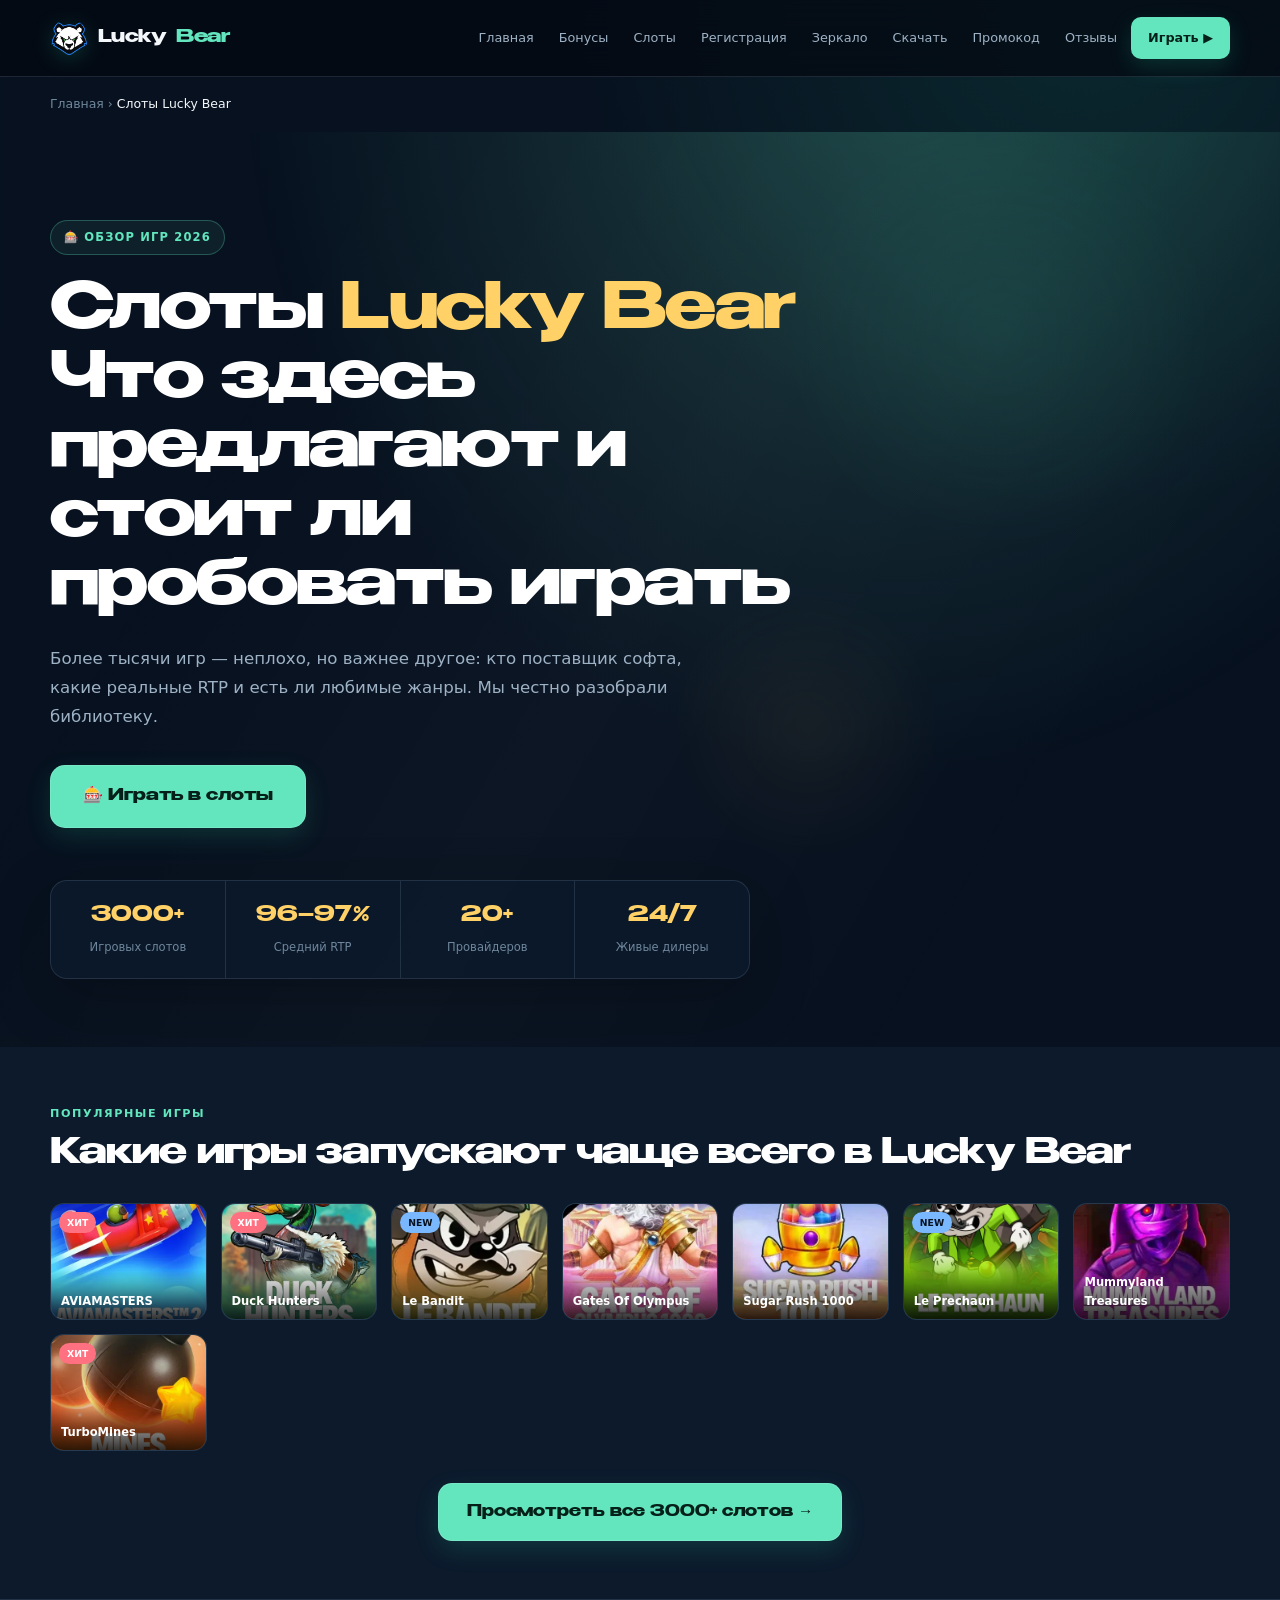
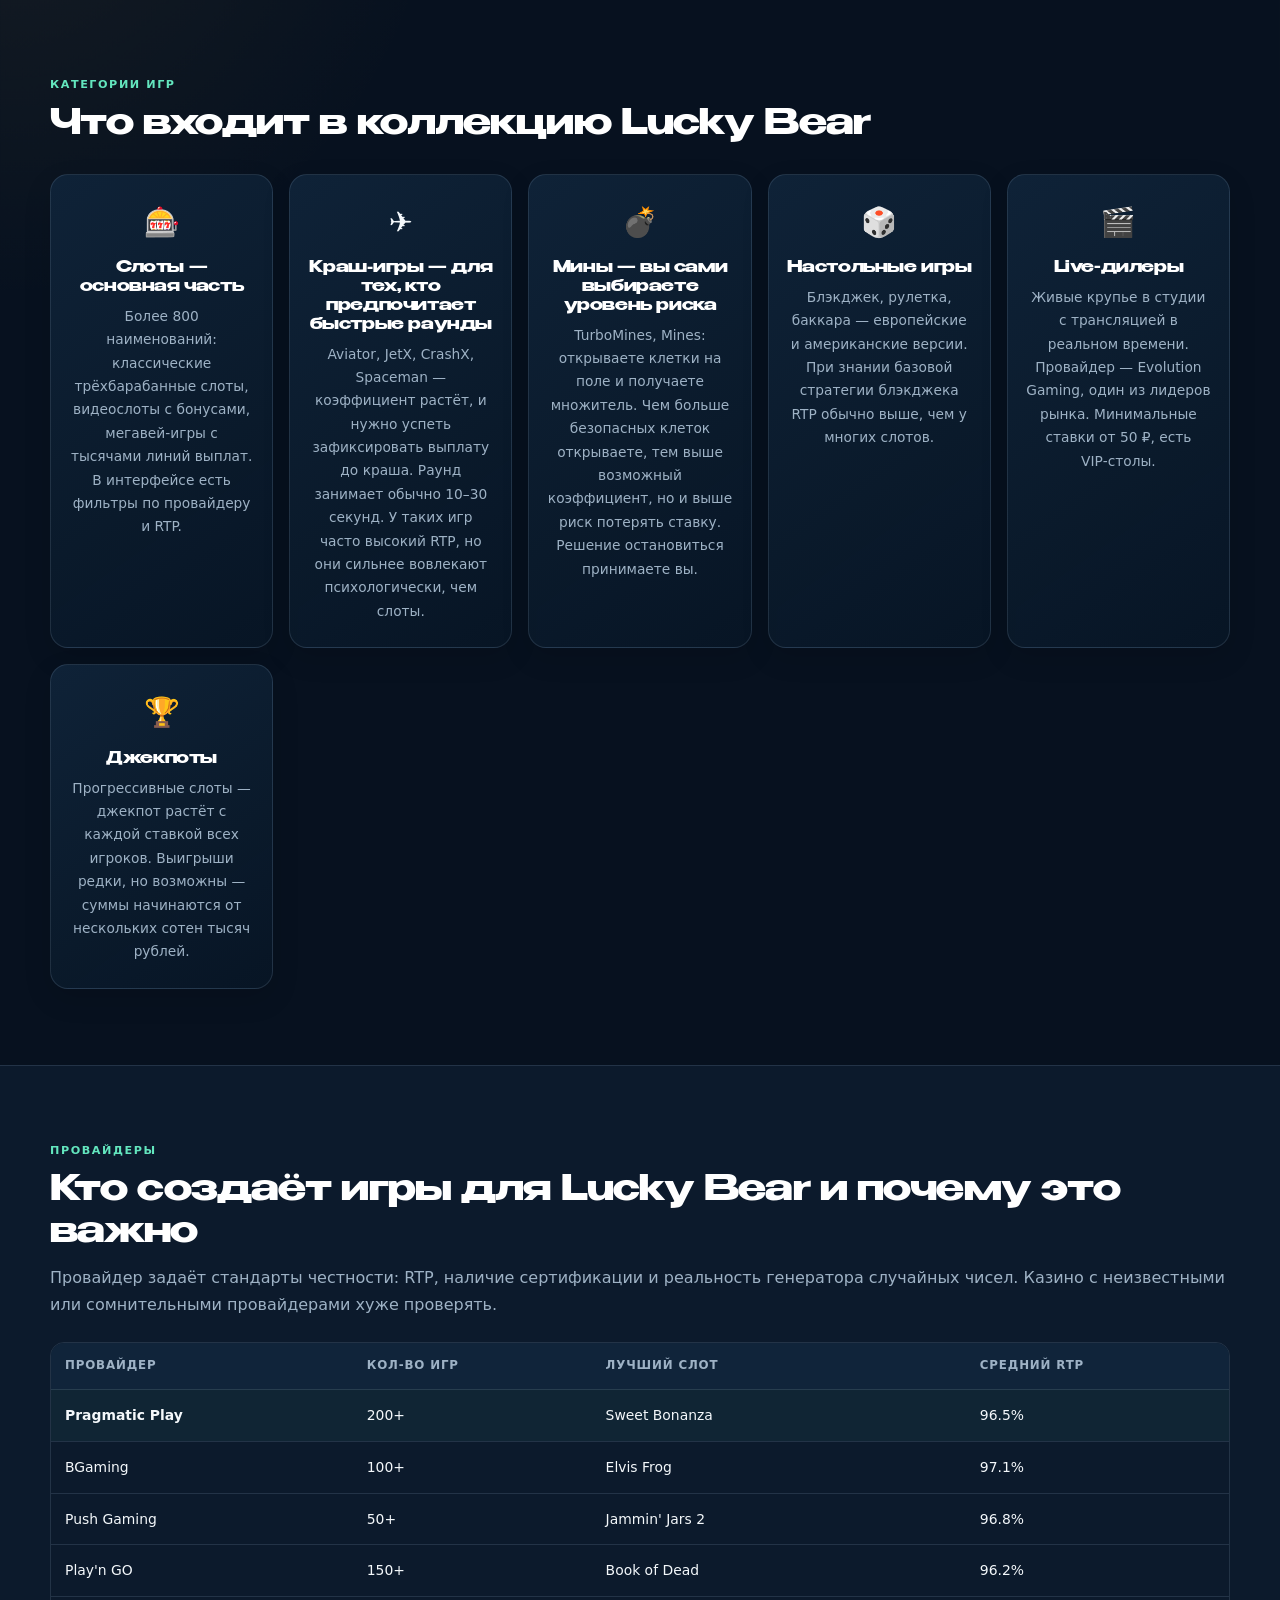
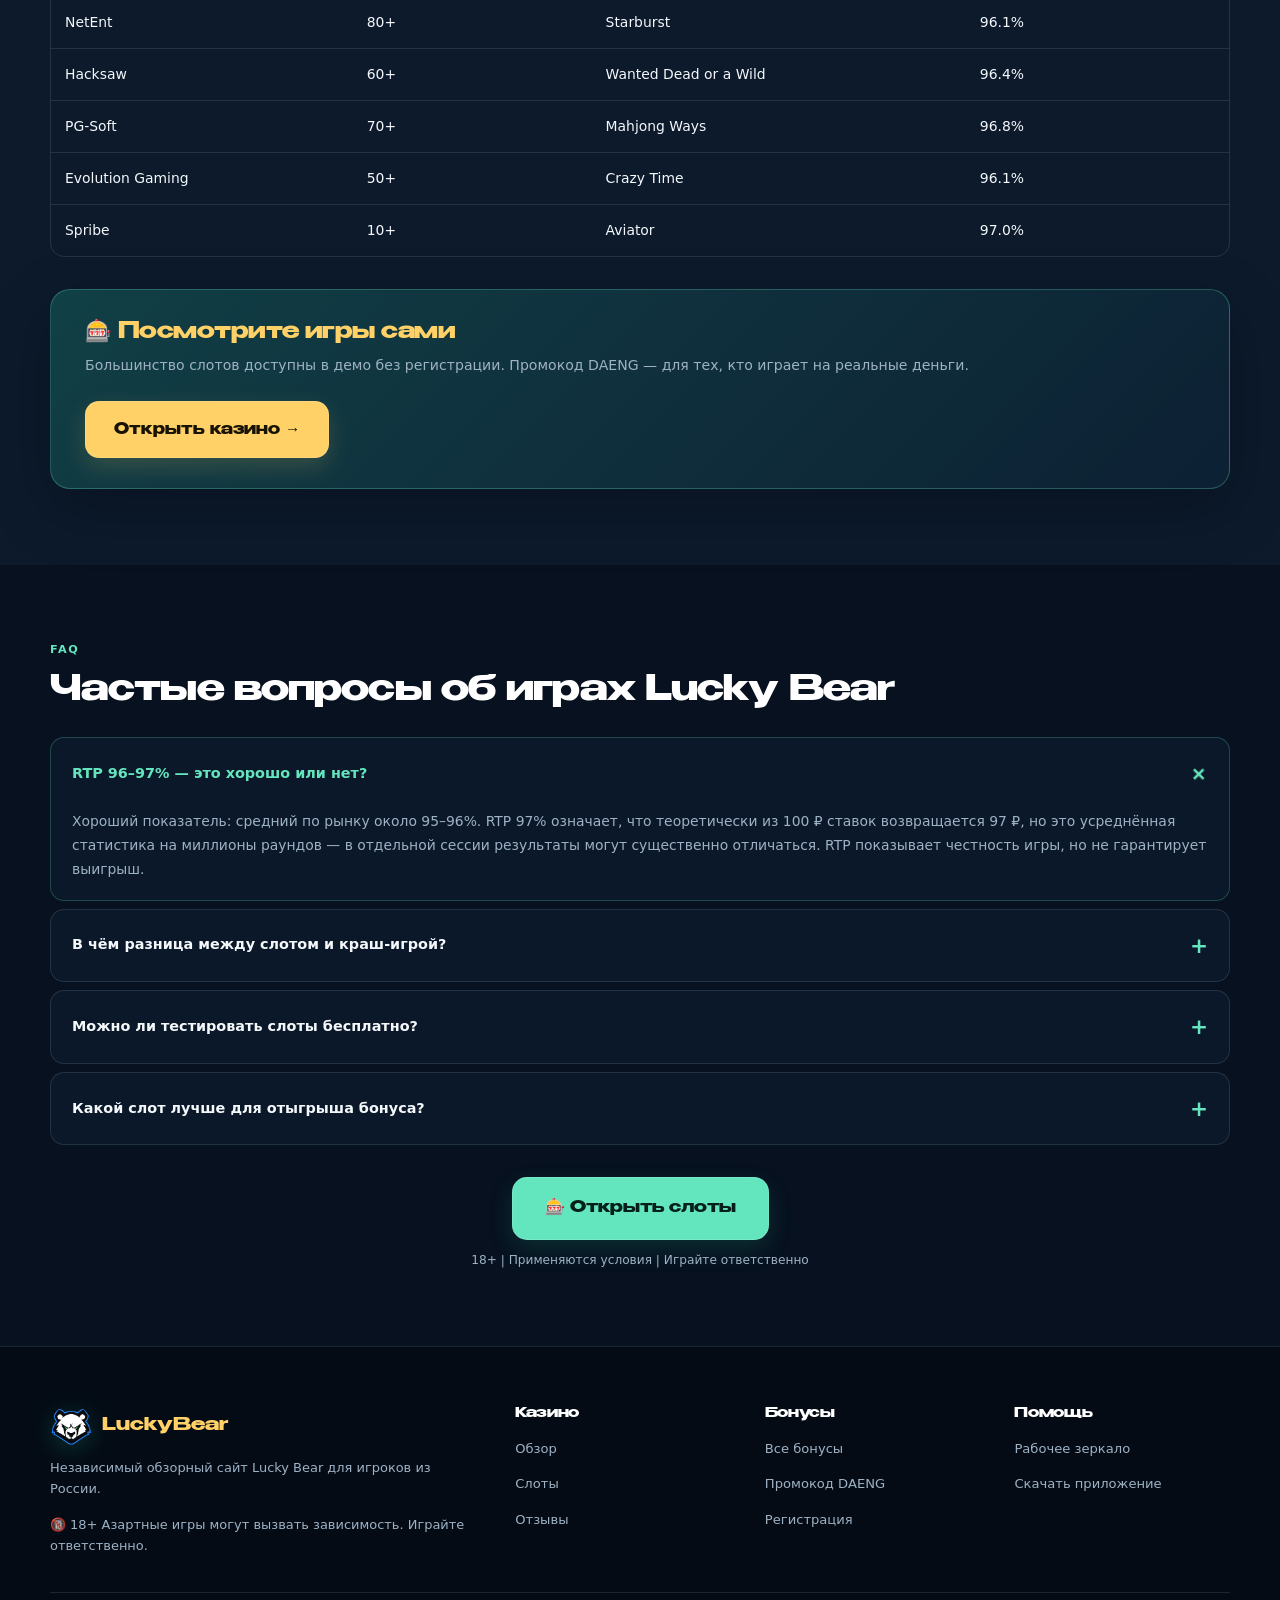
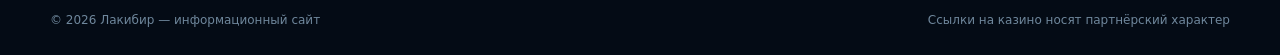
<file: sloty.html>
<!DOCTYPE html>

<html lang="ru-RU">
<head>
<meta charset="utf-8"/>
<meta content="width=device-width, initial-scale=1.0" name="viewport"/>
<title>Казино Лакибир — слоты и игровые автоматы Лаки Бир, доступна демо‑версия.</title>
<meta content="Играть в казино Лакибир: 3000+ игровых автоматов, краш‑игры и живые дилеры. Слоты Лаки Бир можно попробовать в демо; обзор провайдеров и показателей RTP, 2026." name="description"/>
<link href="https://luckybear.lb-game.ru/sloty.html" rel="canonical"/>
<meta content="website" property="og:type"/>
<meta content="ru_RU" property="og:locale"/>
<meta content="Играть в казино Лакибир — слоты и автоматы Лаки Бир, демо‑режим доступен." property="og:title"/>
<meta content="Лакибир — казино с 3000+ слотами, краш‑играми и live‑дилерами. Слоты Лаки Бир поддерживают демо‑режим; обзор провайдеров и данных RTP, 2026." property="og:description"/>
<meta content="https://luckybear.lb-game.ru/sloty.html" property="og:url"/>
<meta content="https://luckybear.lb-game.ru/images/banner-hero.png" property="og:image"/>
<meta content="index,follow,max-image-preview:large" name="robots"/>
<link href="images/favicon.ico" rel="icon" type="image/x-icon"/>
<link href="https://mc.yandex.ru" rel="preconnect"/>
<link href="https://mc.yandex.ru" rel="dns-prefetch"/>
<link as="font" crossorigin="" href="BenzinBold.woff2" rel="preload" type="font/woff2"/>
<link href="css/style.css" rel="stylesheet"/>
<script type="application/ld+json">{"@context":"https://schema.org","@graph":[{"@type":"BreadcrumbList","itemListElement":[{"@type":"ListItem","position":1,"name":"Главная","item":"https://luckybear.lb-game.ru/"},{"@type":"ListItem","position":2,"name":"Слоты Lucky Bear","item":"https://luckybear.lb-game.ru/sloty.html"}]},{"@type":"FAQPage","mainEntity":[{"@type":"Question","name":"Какие слоты есть в Lucky Bear?","acceptedAnswer":{"@type":"Answer","text":"В казино Lucky Bear представлено более 3000 игровых автоматов от Pragmatic Play, BGaming, Push Gaming, NetEnt, PG-Soft, Hacksaw и Play'n GO, Evolution Gaming и других топовых провайдеров."}},{"@type":"Question","name":"Какой RTP у слотов Lucky Bear?","acceptedAnswer":{"@type":"Answer","text":"RTP слотов Lucky Bear варьируется от 94% до 98%. Большинство популярных слотов имеют RTP 96–97%, что выше среднего по индустрии."}},{"@type":"Question","name":"Есть ли краш-игры в Lucky Bear?","acceptedAnswer":{"@type":"Answer","text":"Да, Lucky Bear предлагает широкий выбор краш-игр: Aviator, JetX, CrashX, TurboMines и другие. Это одна из самых популярных категорий на платформе."}}]},{"@type":"WebPage","@id":"https://luckybear.lb-game.ru/sloty.html#webpage","url":"https://luckybear.lb-game.ru/sloty.html","name":"Казино Лакибир — слоты и игровые автоматы Лаки Бир, доступна демо‑версия.","description":"Играть в казино Лакибир: 3000+ игровых автоматов, краш‑игры и живые дилеры. Слоты Лаки Бир можно попробовать в демо; обзор провайдеров и показателей RTP, 2026.","inLanguage":"ru-RU","isPartOf":{"@id":"https://luckybear.lb-game.ru/#website"}}]}</script>
<script type="text/javascript">
(function(m,e,t,r,i,k,a){m[i]=m[i]||function(){(m[i].a=m[i].a||[]).push(arguments)};
m[i].l=1*new Date();
for(var j=0;j<document.scripts.length;j++){if(document.scripts[j].src===r){return;}}
k=e.createElement(t),a=e.getElementsByTagName(t)[0],k.async=1,k.src=r,a.parentNode.insertBefore(k,a)})
(window,document,"script","https://mc.yandex.ru/metrika/tag.js?id=112301269","ym");
ym(112301269,"init",{ssr:true,clickmap:true,ecommerce:"dataLayer",referrer:document.referrer,url:location.href,accurateTrackBounce:true,trackLinks:true});
</script>
<noscript><div><img alt="" src="https://mc.yandex.ru/watch/112301269" style="position:absolute;left:-9999px;"/></div></noscript>
</head>
<body>
<header>
<div class="container header-inner">
<a class="logo" href="index.html"><img alt="LuckyBear" src="images/luckybear-icon.png"/> Lucky<span>Bear</span></a>
<nav>
<a href="index.html">Главная</a>
<a href="bonus.html">Бонусы</a>
<a href="sloty.html">Слоты</a>
<a href="registraciya.html">Регистрация</a>
<a href="zerkalo.html">Зеркало</a>
<a href="skachat.html">Скачать</a>
<a href="promokod.html">Промокод</a>
<a href="otzyvy.html">Отзывы</a>
<a class="btn-nav" href="https://luckybear.lb-game.ru/site" rel="nofollow noopener" target="_blank">Играть ▶</a>
</nav>
<button aria-label="Меню" class="mob-btn" onclick="document.getElementById('mobNav').classList.toggle('open')">
<span></span><span></span><span></span>
</button>
</div>
</header>
<div class="mob-nav" id="mobNav">
<button class="mob-close" onclick="document.getElementById('mobNav').classList.remove('open')">✕</button>
<a href="index.html">🏠 Главная</a>
<a href="bonus.html">🎁 Бонусы</a>
<a href="sloty.html">🎰 Слоты</a>
<a href="registraciya.html">📝 Регистрация</a>
<a href="zerkalo.html">🔗 Зеркало</a>
<a href="skachat.html">📱 Скачать</a>
<a href="promokod.html">🎟️ Промокод</a>
<a href="otzyvy.html">⭐ Отзывы</a>
<a class="btn-nav" href="https://luckybear.lb-game.ru/site" rel="nofollow noopener" target="_blank">🎮 Играть сейчас</a>
</div>
<div class="container"><div class="breadcrumb"><a href="index.html">Главная</a> › <span>Слоты Lucky Bear</span></div></div>
<section class="hero">
<div class="hero-bg"></div>
<div class="container">
<div class="hero-badge">🎰 Обзор игр 2026</div>
<h1>Слоты <span class="gold">Lucky Bear</span> Что здесь предлагают и стоит ли пробовать играть</h1>
<p class="hero-desc">Более тысячи игр — неплохо, но важнее другое: кто поставщик софта, какие реальные RTP и есть ли любимые жанры. Мы честно разобрали библиотеку.</p>
<div class="hero-btns">
<a class="btn btn-xl" href="https://luckybear.lb-game.ru/site" rel="nofollow noopener" target="_blank">🎰 Играть в слоты</a>
</div>
<div class="hero-stats">
<div class="hero-stat"><strong>3000+</strong><span>Игровых слотов</span></div>
<div class="hero-stat"><strong>96–97%</strong><span>Средний RTP</span></div>
<div class="hero-stat"><strong>20+</strong><span>Провайдеров</span></div>
<div class="hero-stat"><strong>24/7</strong><span>Живые дилеры</span></div>
</div>
</div>
</section>
<section class="section-sm" style="background:var(--bg2);border-bottom:1px solid var(--border2);">
<div class="container">
<div class="section-label">Популярные игры</div>
<h2>Какие игры запускают чаще всего в Lucky Bear</h2>
<div class="games-grid">
<a class="game-card" href="https://luckybear.lb-game.ru/site" rel="nofollow noopener" target="_blank">
<img alt="Краш-игра Aviamasters в казино Lucky Bear — игровой автомат онлайн" loading="lazy" src="images/avmas.webp"/>
<span class="game-badge hot">ХИТ</span>
<span class="game-name">AVIAMASTERS</span>
<div class="game-overlay"><span class="game-play-btn">Играть</span></div>
</a>
<a class="game-card" href="https://luckybear.lb-game.ru/site" rel="nofollow noopener" target="_blank">
<img alt="Duck Hunters — слот Nolimit в Лаки Бир казино" loading="lazy" src="images/duck.webp"/>
<span class="game-badge hot">ХИТ</span>
<span class="game-name">Duck Hunters</span>
<div class="game-overlay"><span class="game-play-btn">Играть</span></div>
</a>
<a class="game-card" href="https://luckybear.lb-game.ru/site" rel="nofollow noopener" target="_blank">
<img alt="Le Bandit — слот с бонусными раундами в Lucky Bear" loading="lazy" src="images/leban.webp"/>
<span class="game-badge new">NEW</span>
<span class="game-name">Le Bandit</span>
<div class="game-overlay"><span class="game-play-btn">Играть</span></div>
</a>
<a class="game-card" href="https://luckybear.lb-game.ru/site" rel="nofollow noopener" target="_blank">
<img alt="Gates Of Olympus — игровой автомат в казино Лаки Бир" loading="lazy" src="images/gates.webp"/>
<span class="game-name">Gates Of Olympus</span>
<div class="game-overlay"><span class="game-play-btn">Играть</span></div>
</a>
<a class="game-card" href="https://luckybear.lb-game.ru/site" rel="nofollow noopener" target="_blank">
<img alt="Sugar Rush 1000 — слот в Lucky Bear казино" loading="lazy" src="images/sug.webp"/>
<span class="game-name">Sugar Rush 1000</span>
<div class="game-overlay"><span class="game-play-btn">Играть</span></div>
</a>
<a class="game-card" href="https://luckybear.lb-game.ru/site" rel="nofollow noopener" target="_blank">
<img alt="Le Prechaun — новый слот с высоким RTP в Лаки Бир" loading="lazy" src="images/lepre.webp"/>
<span class="game-badge new">NEW</span>
<span class="game-name">Le Prechaun</span>
<div class="game-overlay"><span class="game-play-btn">Играть</span></div>
</a>
<a class="game-card" href="https://luckybear.lb-game.ru/site" rel="nofollow noopener" target="_blank">
<img alt="Mummyland Treasures — игровой автомат египетской тематики в Lucky Bear" loading="lazy" src="images/mummy.webp"/>
<span class="game-name">Mummyland Treasures</span>
<div class="game-overlay"><span class="game-play-btn">Играть</span></div>
</a>
<a class="game-card" href="https://luckybear.lb-game.ru/site" rel="nofollow noopener" target="_blank">
<img alt="TurboMines — игра мины в казино Лаки Бир" loading="lazy" src="images/turbo.webp"/>
<span class="game-badge hot">ХИТ</span>
<span class="game-name">TurboMines</span>
<div class="game-overlay"><span class="game-play-btn">Играть</span></div>
</a>
</div>
<div class="text-center mt-32">
<a class="btn btn-lg" href="https://luckybear.lb-game.ru/site" rel="nofollow noopener" target="_blank">Просмотреть все 3000+ слотов →</a>
</div>
</div>
</section>
<section class="section">
<div class="container">
<div class="section-label">Категории игр</div>
<h2>Что входит в коллекцию Lucky Bear</h2>
<div class="features-grid">
<div class="feature-card"><div class="feature-icon">🎰</div><h3>Слоты — основная часть</h3><p>Более 800 наименований: классические трёхбарабанные слоты, видеослоты с бонусами, мегавей‑игры с тысячами линий выплат. В интерфейсе есть фильтры по провайдеру и RTP.</p></div>
<div class="feature-card"><div class="feature-icon">✈️</div><h3>Краш‑игры — для тех, кто предпочитает быстрые раунды</h3><p>Aviator, JetX, CrashX, Spaceman — коэффициент растёт, и нужно успеть зафиксировать выплату до краша. Раунд занимает обычно 10–30 секунд. У таких игр часто высокий RTP, но они сильнее вовлекают психологически, чем слоты.</p></div>
<div class="feature-card"><div class="feature-icon">💣</div><h3>Мины — вы сами выбираете уровень риска</h3><p>TurboMines, Mines: открываете клетки на поле и получаете множитель. Чем больше безопасных клеток открываете, тем выше возможный коэффициент, но и выше риск потерять ставку. Решение остановиться принимаете вы.</p></div>
<div class="feature-card"><div class="feature-icon">🎲</div><h3>Настольные игры</h3><p>Блэкджек, рулетка, баккара — европейские и американские версии. При знании базовой стратегии блэкджека RTP обычно выше, чем у многих слотов.</p></div>
<div class="feature-card"><div class="feature-icon">🎬</div><h3>Live-дилеры</h3><p>Живые крупье в студии с трансляцией в реальном времени. Провайдер — Evolution Gaming, один из лидеров рынка. Минимальные ставки от 50 ₽, есть VIP‑столы.</p></div>
<div class="feature-card"><div class="feature-icon">🏆</div><h3>Джекпоты</h3><p>Прогрессивные слоты — джекпот растёт с каждой ставкой всех игроков. Выигрыши редки, но возможны — суммы начинаются от нескольких сотен тысяч рублей.</p></div>
</div>
</div>
</section>
<section class="section" style="background:var(--bg2);border-top:1px solid var(--border2);">
<div class="container">
<div class="section-label">Провайдеры</div>
<h2>Кто создаёт игры для Lucky Bear и почему это важно</h2>
<p style="color:var(--text2);margin-bottom:20px;">Провайдер задаёт стандарты честности: RTP, наличие сертификации и реальность генератора случайных чисел. Казино с неизвестными или сомнительными провайдерами хуже проверять.</p>
<div class="table-wrap">
<table class="data">
<thead><tr><th>Провайдер</th><th>Кол-во игр</th><th>Лучший слот</th><th>Средний RTP</th></tr></thead>
<tbody>
<tr class="highlight"><td><strong>Pragmatic Play</strong></td><td>200+</td><td>Sweet Bonanza</td><td>96.5%</td></tr>
<tr><td>BGaming</td><td>100+</td><td>Elvis Frog</td><td>97.1%</td></tr>
<tr><td>Push Gaming</td><td>50+</td><td>Jammin' Jars 2</td><td>96.8%</td></tr>
<tr><td>Play'n GO</td><td>150+</td><td>Book of Dead</td><td>96.2%</td></tr>
<tr><td>NetEnt</td><td>80+</td><td>Starburst</td><td>96.1%</td></tr><tr><td>Hacksaw</td><td>60+</td><td>Wanted Dead or a Wild</td><td>96.4%</td></tr><tr><td>PG-Soft</td><td>70+</td><td>Mahjong Ways</td><td>96.8%</td></tr>
<tr><td>Evolution Gaming</td><td>50+</td><td>Crazy Time</td><td>96.1%</td></tr>
<tr><td>Spribe</td><td>10+</td><td>Aviator</td><td>97.0%</td></tr>
</tbody>
</table>
</div>
<div class="promo-banner mt-32">
<div><h2>🎰 Посмотрите игры сами</h2><p>Большинство слотов доступны в демо без регистрации. Промокод DAENG — для тех, кто играет на реальные деньги.</p></div>
<a class="btn btn-gold btn-lg" href="https://luckybear.lb-game.ru/site" rel="nofollow noopener" style="white-space:nowrap;" target="_blank">Открыть казино →</a>
</div>
</div>
</section>
<section class="section">
<div class="container">
<div class="section-label">FAQ</div>
<h2>Частые вопросы об играх Lucky Bear</h2>
<div class="faq">
<div class="faq-item open"><div class="faq-q">RTP 96–97% — это хорошо или нет?</div><div class="faq-a">Хороший показатель: средний по рынку около 95–96%. RTP 97% означает, что теоретически из 100 ₽ ставок возвращается 97 ₽, но это усреднённая статистика на миллионы раундов — в отдельной сессии результаты могут существенно отличаться. RTP показывает честность игры, но не гарантирует выигрыш.</div></div>
<div class="faq-item"><div class="faq-q">В чём разница между слотом и краш‑игрой?</div><div class="faq-a">Слот — вы вращаете барабаны и получаете результат по выплатным линиям. В краш‑игре множитель растёт во времени, и вы сами решаете, когда зафиксировать выплату. Психологически краш даёт ощущение контроля, но под капотом часто тот же RNG — просто иллюзия контроля сильнее затягивает.</div></div>
<div class="faq-item"><div class="faq-q">Можно ли тестировать слоты бесплатно?</div><div class="faq-a">Да — у большинства слотов есть демо‑режим без регистрации: зайдите на сайт, выберите игру и нажмите «Демо». Для краш‑игр и живых дилеров демо обычно недоступно — они работают только на реальные ставки.</div></div>
<div class="faq-item"><div class="faq-q">Какой слот лучше для отыгрыша бонуса?</div><div class="faq-a">Для вейджера подходят слоты с высоким RTP и низкой волатильностью — например, Elvis Frog от BGaming (97.1%) или Starburst от NetEnt (96.1%). Они реже приносят крупные выигрыши, но обеспечивают более стабильные результаты. Краш‑игры и live‑дилеры обычно не учитываются в требованиях по отыгрышу — всегда проверяйте условия акции.</div></div>
</div>
<div class="text-center mt-32">
<a class="btn btn-xl" href="https://luckybear.lb-game.ru/site" rel="nofollow noopener" target="_blank">🎰 Открыть слоты</a>
<p style="margin-top:10px;font-size:.76rem;color:var(--text2)">18+ | Применяются условия | Играйте ответственно</p>
</div>
</div>
</section>
<footer>
<div class="container">
<div class="footer-grid">
<div>
<div class="footer-brand"><img alt="LuckyBear" src="images/luckybear-icon.png"/> LuckyBear</div>
<p class="footer-desc">Независимый обзорный сайт Lucky Bear для игроков из России.</p>
<div class="footer-disclaimer">🔞 18+ Азартные игры могут вызвать зависимость. Играйте ответственно.</div>
</div>
<div class="footer-col"><h4>Казино</h4><ul><li><a href="index.html">Обзор</a></li><li><a href="sloty.html">Слоты</a></li><li><a href="otzyvy.html">Отзывы</a></li></ul></div>
<div class="footer-col"><h4>Бонусы</h4><ul><li><a href="bonus.html">Все бонусы</a></li><li><a href="promokod.html">Промокод DAENG</a></li><li><a href="registraciya.html">Регистрация</a></li></ul></div>
<div class="footer-col"><h4>Помощь</h4><ul><li><a href="zerkalo.html">Рабочее зеркало</a></li><li><a href="skachat.html">Скачать приложение</a></li></ul></div>
</div>
<div class="footer-bottom">
<p>© 2026 Лакибир — информационный сайт</p>
<p>Ссылки на казино носят партнёрский характер</p>
</div>
</div>
</footer>
<script>
document.querySelectorAll('.faq-q').forEach(function(q){
  q.addEventListener('click',function(){
    var item=q.parentElement,wasOpen=item.classList.contains('open');
    document.querySelectorAll('.faq-item').forEach(function(i){i.classList.remove('open');});
    if(!wasOpen)item.classList.add('open');
  });
});
</script>
</body>
</html>
</file>
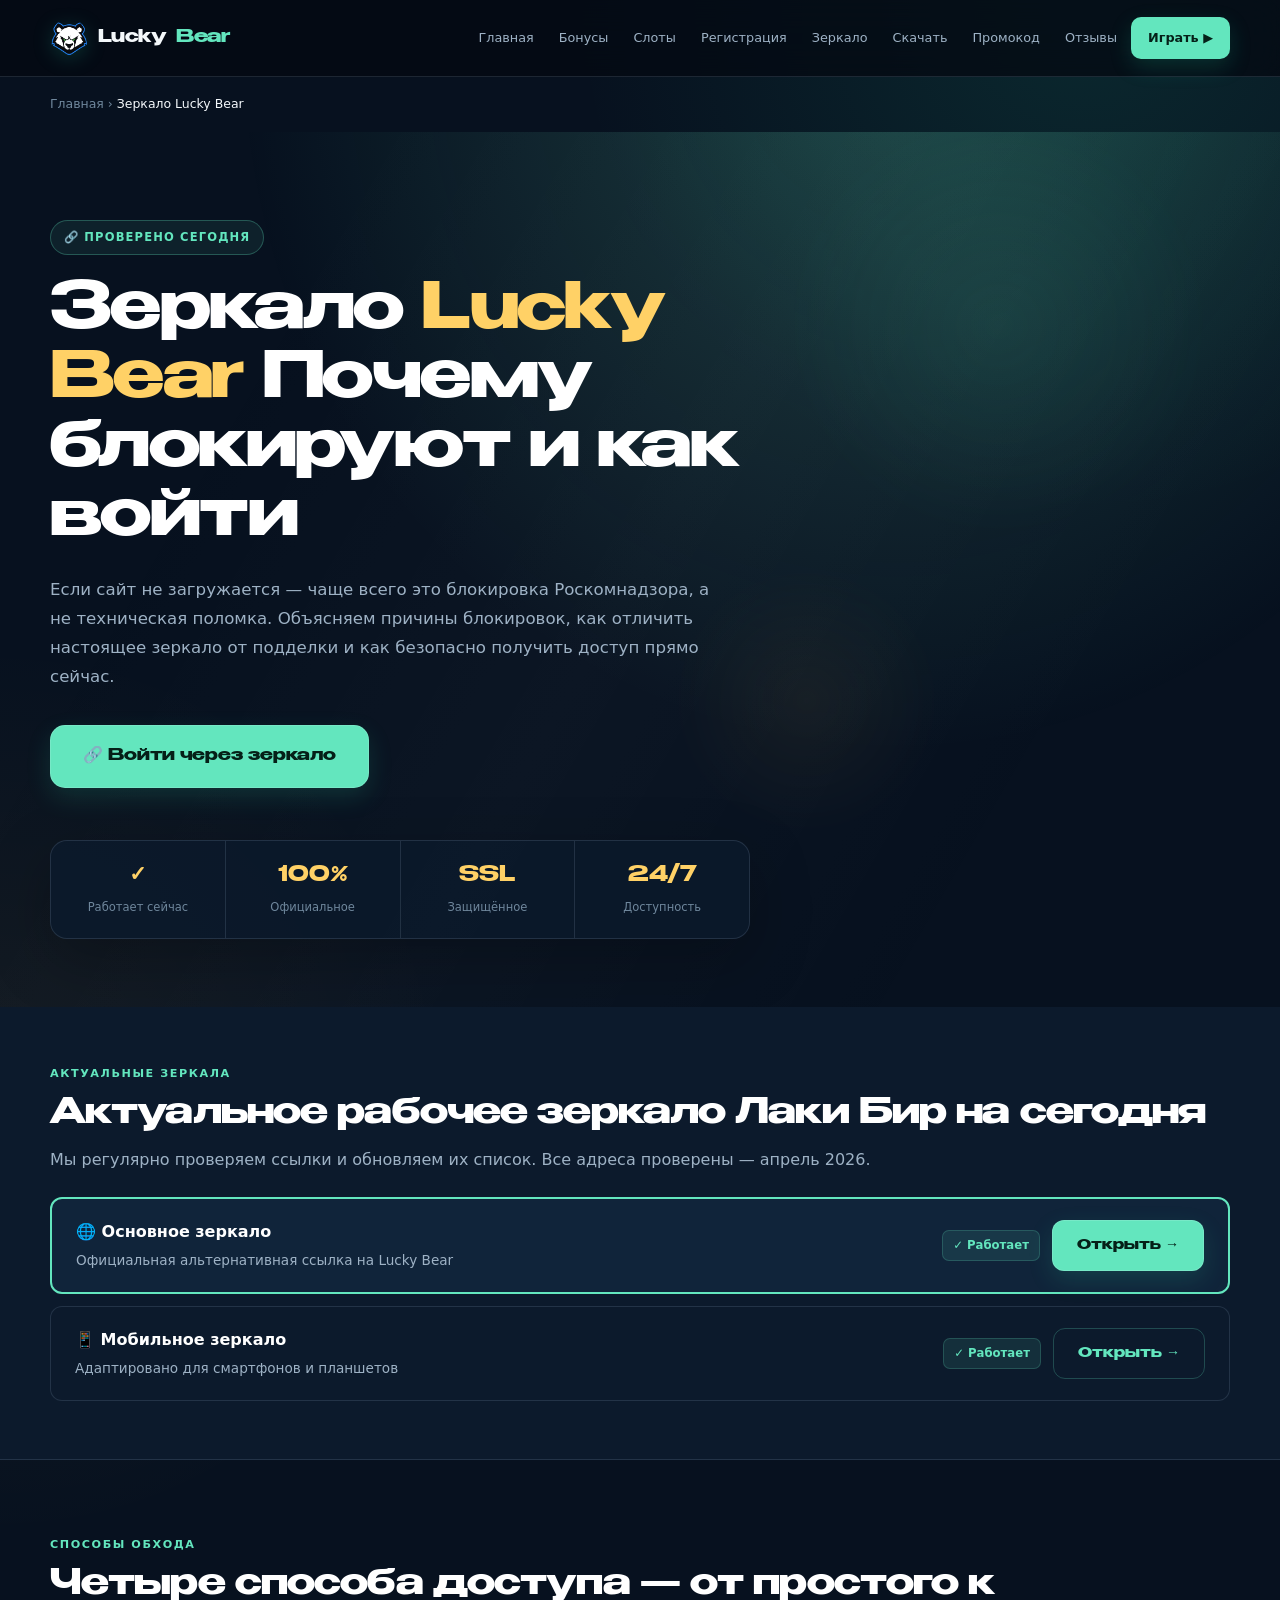
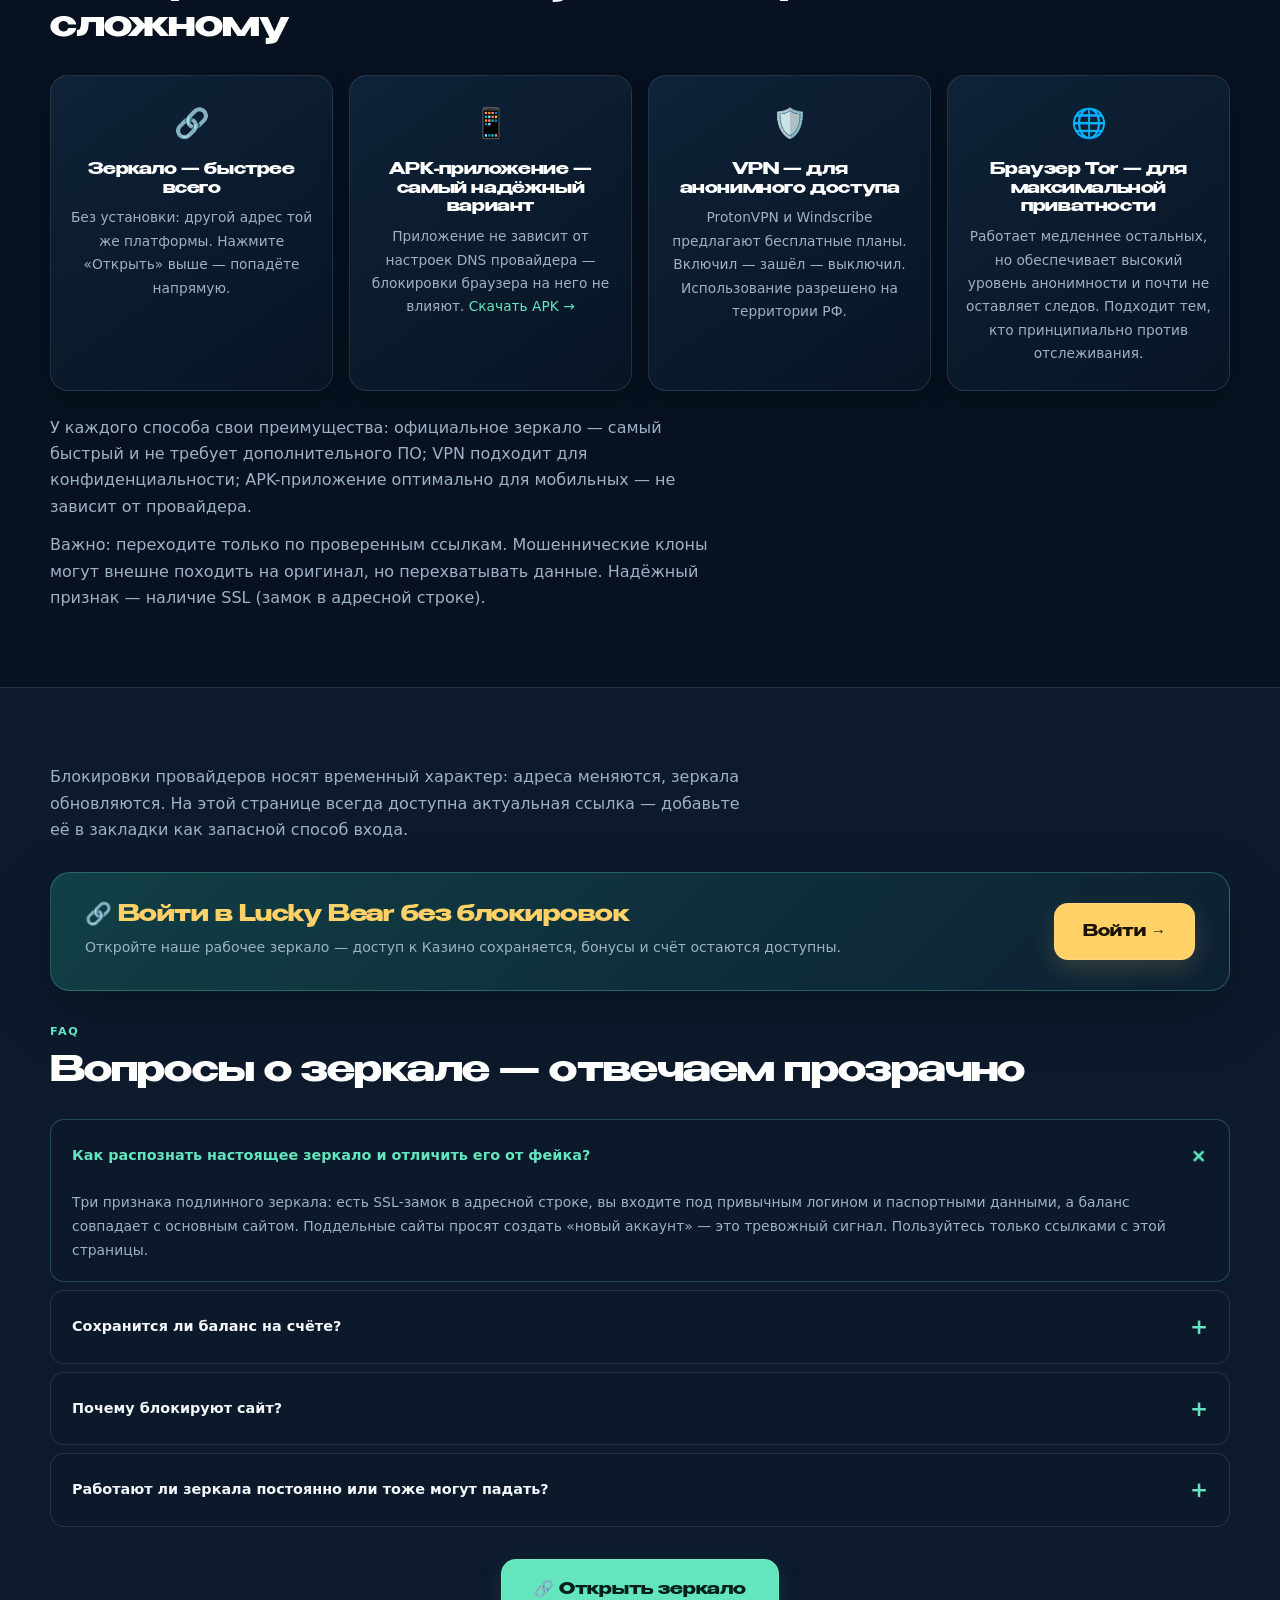
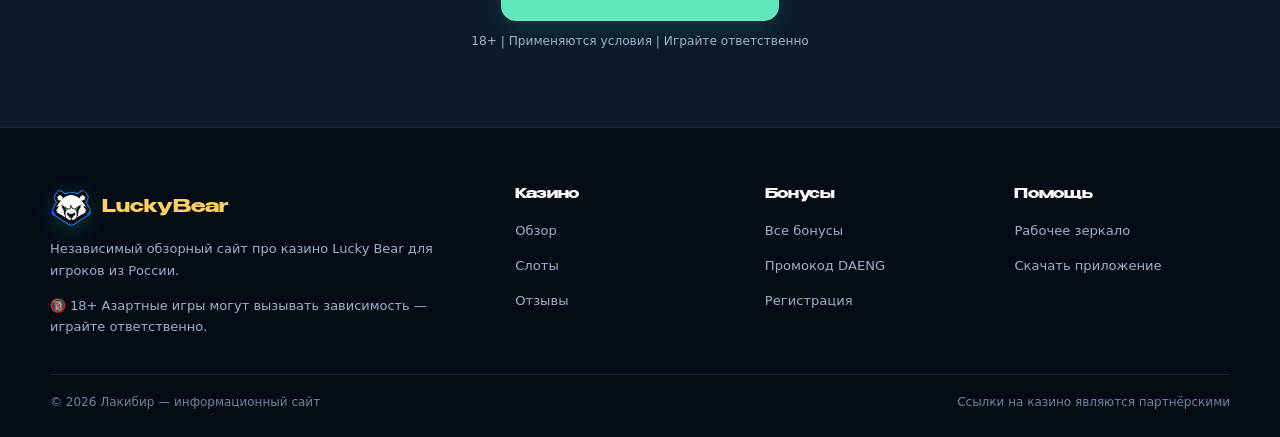
<file: zerkalo.html>
<!DOCTYPE html>

<html lang="ru-RU">
<head>
<meta charset="utf-8"/>
<meta content="width=device-width, initial-scale=1.0" name="viewport"/>
<title>Лакибир — свежие рабочие зеркала казино Лаки Бир на сегодня</title>
<meta content="Зеркало Лакибир на сегодня: проверенные ссылки для входа в казино Лаки Бир без блокировок. Инструкции, как попасть на сайт, если основной ресурс недоступен, и где брать актуальные адреса. 2026." name="description"/>
<link href="https://luckybear.lb-game.ru/zerkalo.html" rel="canonical"/>
<meta content="website" property="og:type"/>
<meta content="ru_RU" property="og:locale"/>
<meta content="Лакибир: рабочее зеркало для доступа к казино Лаки Бир на сегодня" property="og:title"/>
<meta content="Зеркала Лакибир на сегодня — рабочие ссылки для входа в казино Лаки Бир при блокировках. Советы, что делать, если сайт не открывается, и где найти свежий адрес. 2026." property="og:description"/>
<meta content="https://luckybear.lb-game.ru/zerkalo.html" property="og:url"/>
<meta content="https://luckybear.lb-game.ru/images/banner-hero.png" property="og:image"/>
<meta content="index,follow,max-image-preview:large" name="robots"/>
<link href="images/favicon.ico" rel="icon" type="image/x-icon"/>
<link href="https://mc.yandex.ru" rel="preconnect"/>
<link href="https://mc.yandex.ru" rel="dns-prefetch"/>
<link as="font" crossorigin="" href="BenzinBold.woff2" rel="preload" type="font/woff2"/>
<link href="css/style.css" rel="stylesheet"/>
<script type="application/ld+json">{"@context":"https://schema.org","@graph":[{"@type":"BreadcrumbList","itemListElement":[{"@type":"ListItem","position":1,"name":"Главная","item":"https://luckybear.lb-game.ru/"},{"@type":"ListItem","position":2,"name":"Зеркало Lucky Bear","item":"https://luckybear.lb-game.ru/zerkalo.html"}]},{"@type":"FAQPage","mainEntity":[{"@type":"Question","name":"Что такое зеркало Lucky Bear?","acceptedAnswer":{"@type":"Answer","text":"Зеркало Lucky Bear — это резервная копия официального сайта казино на другом домене. Оно полностью идентично основному сайту и работает при любых блокировках. Логин и пароль при входе через зеркало остаются теми же."}},{"@type":"Question","name":"Как найти рабочее зеркало Лаки Бир?","acceptedAnswer":{"@type":"Answer","text":"Актуальное рабочее зеркало Lucky Bear всегда доступно на нашем сайте luckybear.lb-game.ru. Нажмите кнопку «Войти через зеркало» — вы попадёте на работающую версию сайта."}},{"@type":"Question","name":"Безопасно ли использовать зеркало Lucky Bear?","acceptedAnswer":{"@type":"Answer","text":"Да, официальные зеркала Lucky Bear полностью безопасны. Они используют тот же сертификат SSL и работают на официальных серверах казино. Ваши данные и деньги под защитой."}}]},{"@type":"WebPage","@id":"https://luckybear.lb-game.ru/zerkalo.html#webpage","url":"https://luckybear.lb-game.ru/zerkalo.html","name":"Лакибир — свежие рабочие зеркала казино Лаки Бир на сегодня","description":"Зеркало Лакибир на сегодня: проверенные ссылки для входа в казино Лаки Бир без блокировок. Инструкции, как попасть на сайт, если основной ресурс недоступен, и где брать актуальные адреса. 2026.","inLanguage":"ru-RU","isPartOf":{"@id":"https://luckybear.lb-game.ru/#website"}}]}</script>
<script type="text/javascript">
(function(m,e,t,r,i,k,a){m[i]=m[i]||function(){(m[i].a=m[i].a||[]).push(arguments)};
m[i].l=1*new Date();
for(var j=0;j<document.scripts.length;j++){if(document.scripts[j].src===r){return;}}
k=e.createElement(t),a=e.getElementsByTagName(t)[0],k.async=1,k.src=r,a.parentNode.insertBefore(k,a)})
(window,document,"script","https://mc.yandex.ru/metrika/tag.js?id=112301269","ym");
ym(112301269,"init",{ssr:true,clickmap:true,ecommerce:"dataLayer",referrer:document.referrer,url:location.href,accurateTrackBounce:true,trackLinks:true});
</script>
<noscript><div><img alt="" src="https://mc.yandex.ru/watch/112301269" style="position:absolute;left:-9999px;"/></div></noscript>
</head>
<body>
<header>
<div class="container header-inner">
<a class="logo" href="index.html"><img alt="LuckyBear" src="images/luckybear-icon.png"/> Lucky<span>Bear</span></a>
<nav>
<a href="index.html">Главная</a>
<a href="bonus.html">Бонусы</a>
<a href="sloty.html">Слоты</a>
<a href="registraciya.html">Регистрация</a>
<a href="zerkalo.html">Зеркало</a>
<a href="skachat.html">Скачать</a>
<a href="promokod.html">Промокод</a>
<a href="otzyvy.html">Отзывы</a>
<a class="btn-nav" href="https://luckybear.lb-game.ru/site" rel="nofollow noopener" target="_blank">Играть ▶</a>
</nav>
<button aria-label="Меню" class="mob-btn" onclick="document.getElementById('mobNav').classList.toggle('open')">
<span></span><span></span><span></span>
</button>
</div>
</header>
<div class="mob-nav" id="mobNav">
<button class="mob-close" onclick="document.getElementById('mobNav').classList.remove('open')">✕</button>
<a href="index.html">🏠 Главная</a>
<a href="bonus.html">🎁 Бонусы</a>
<a href="sloty.html">🎰 Слоты</a>
<a href="registraciya.html">📝 Регистрация</a>
<a href="zerkalo.html">🔗 Зеркало</a>
<a href="skachat.html">📱 Скачать</a>
<a href="promokod.html">🎟️ Промокод</a>
<a href="otzyvy.html">⭐ Отзывы</a>
<a class="btn-nav" href="https://luckybear.lb-game.ru/site" rel="nofollow noopener" target="_blank">🎮 Играть сейчас</a>
</div>
<div class="container"><div class="breadcrumb"><a href="index.html">Главная</a> › <span>Зеркало Lucky Bear</span></div></div>
<section class="hero">
<div class="hero-bg"></div>
<div class="container">
<div class="hero-badge">🔗 Проверено сегодня</div>
<h1>Зеркало <span class="gold">Lucky Bear</span> Почему блокируют и как войти</h1>
<p class="hero-desc">Если сайт не загружается — чаще всего это блокировка Роскомнадзора, а не техническая поломка. Объясняем причины блокировок, как отличить настоящее зеркало от подделки и как безопасно получить доступ прямо сейчас.</p>
<div class="hero-btns">
<a class="btn btn-xl" href="https://luckybear.lb-game.ru/site" rel="nofollow noopener" target="_blank">🔗 Войти через зеркало</a>
</div>
<div class="hero-stats">
<div class="hero-stat"><strong>✓</strong><span>Работает сейчас</span></div>
<div class="hero-stat"><strong>100%</strong><span>Официальное</span></div>
<div class="hero-stat"><strong>SSL</strong><span>Защищённое</span></div>
<div class="hero-stat"><strong>24/7</strong><span>Доступность</span></div>
</div>
</div>
</section>
<section class="section-sm" style="background:var(--bg2);border-bottom:1px solid var(--border2);">
<div class="container">
<div class="section-label">Актуальные зеркала</div>
<h2>Актуальное рабочее зеркало Лаки Бир на сегодня</h2>
<p style="color:var(--text2);margin-top:0;margin-bottom:20px;">Мы регулярно проверяем ссылки и обновляем их список. Все адреса проверены — апрель 2026.</p>
<div style="display:flex;flex-direction:column;gap:12px;margin-top:24px;">
<div style="background:var(--bg3);border:2px solid var(--accent);border-radius:12px;padding:20px 24px;display:flex;align-items:center;justify-content:space-between;gap:16px;flex-wrap:wrap;">
<div>
<div style="font-weight:700;color:#fff;margin-bottom:4px;">🌐 Основное зеркало</div>
<div style="font-size:.85rem;color:var(--text2);">Официальная альтернативная ссылка на Lucky Bear</div>
</div>
<div style="display:flex;align-items:center;gap:12px;flex-wrap:wrap;">
<span class="tag g">✓ Работает</span>
<a class="btn" href="https://luckybear.lb-game.ru/site" rel="nofollow noopener" target="_blank">Открыть →</a>
</div>
</div>
<div style="background:var(--bg2);border:1px solid var(--border2);border-radius:12px;padding:20px 24px;display:flex;align-items:center;justify-content:space-between;gap:16px;flex-wrap:wrap;">
<div>
<div style="font-weight:700;color:#fff;margin-bottom:4px;">📱 Мобильное зеркало</div>
<div style="font-size:.85rem;color:var(--text2);">Адаптировано для смартфонов и планшетов</div>
</div>
<div style="display:flex;align-items:center;gap:12px;flex-wrap:wrap;">
<span class="tag g">✓ Работает</span>
<a class="btn btn-outline" href="https://luckybear.lb-game.ru/site" rel="nofollow noopener" target="_blank">Открыть →</a>
</div>
</div>
</div>
</div>
</section>
<section class="section">
<div class="container">
<div class="section-label">Способы обхода</div>
<h2>Четыре способа доступа — от простого к сложному</h2>
<div class="features-grid">
<div class="feature-card"><div class="feature-icon">🔗</div><h3>Зеркало — быстрее всего</h3><p>Без установки: другой адрес той же платформы. Нажмите «Открыть» выше — попадёте напрямую.</p></div>
<div class="feature-card"><div class="feature-icon">📱</div><h3>APK‑приложение — самый надёжный вариант</h3><p>Приложение не зависит от настроек DNS провайдера — блокировки браузера на него не влияют. <a href="skachat.html">Скачать APK →</a></p></div>
<div class="feature-card"><div class="feature-icon">🛡️</div><h3>VPN — для анонимного доступа</h3><p>ProtonVPN и Windscribe предлагают бесплатные планы. Включил — зашёл — выключил. Использование разрешено на территории РФ.</p></div>
<div class="feature-card"><div class="feature-icon">🌐</div><h3>Браузер Tor — для максимальной приватности</h3><p>Работает медленнее остальных, но обеспечивает высокий уровень анонимности и почти не оставляет следов. Подходит тем, кто принципиально против отслеживания.</p></div>
</div>
<p style="color:var(--text2);margin-top:24px;max-width:660px;">У каждого способа свои преимущества: официальное зеркало — самый быстрый и не требует дополнительного ПО; VPN подходит для конфиденциальности; APK-приложение оптимально для мобильных — не зависит от провайдера.</p>
<p style="color:var(--text2);margin-top:12px;max-width:660px;">Важно: переходите только по проверенным ссылкам. Мошеннические клоны могут внешне походить на оригинал, но перехватывать данные. Надёжный признак — наличие SSL (замок в адресной строке).</p>
</div>
</section>
<section class="section" style="background:var(--bg2);border-top:1px solid var(--border2);">
<div class="container">
<div style="color:var(--text2);margin-bottom:28px;max-width:700px;">
<p>Блокировки провайдеров носят временный характер: адреса меняются, зеркала обновляются. На этой странице всегда доступна актуальная ссылка — добавьте её в закладки как запасной способ входа.</p>
</div>
<div class="promo-banner mb-32">
<div><h2>🔗 Войти в Lucky Bear без блокировок</h2><p>Откройте наше рабочее зеркало — доступ к Казино сохраняется, бонусы и счёт остаются доступны.</p></div>
<a class="btn btn-gold btn-lg" href="https://luckybear.lb-game.ru/site" rel="nofollow noopener" style="white-space:nowrap;" target="_blank">Войти →</a>
</div>
<div class="section-label">FAQ</div>
<h2>Вопросы о зеркале — отвечаем прозрачно</h2>
<div class="faq">
<div class="faq-item open"><div class="faq-q">Как распознать настоящее зеркало и отличить его от фейка?</div><div class="faq-a">Три признака подлинного зеркала: есть SSL‑замок в адресной строке, вы входите под привычным логином и паспортными данными, а баланс совпадает с основным сайтом. Поддельные сайты просят создать «новый аккаунт» — это тревожный сигнал. Пользуйтесь только ссылками с этой страницы.</div></div>
<div class="faq-item"><div class="faq-q">Сохранится ли баланс на счёте?</div><div class="faq-a">Да. Зеркало — тот же аккаунт, просто другой URL. Баланс, бонусы, история ставок и верификация остаются прежними — вы входите через альтернативную ссылку.</div></div>
<div class="faq-item"><div class="faq-q">Почему блокируют сайт?</div><div class="faq-a">Роскомнадзор блокирует ресурсы без российской лицензии ФМЗН. Lucky Bear работает по лицензии Кюрасао — это международный стандарт, но не российский, поэтому часть провайдеров может блокировать сайт. Это вопрос регулирования, а не признак мошенничества.</div></div>
<div class="faq-item"><div class="faq-q">Работают ли зеркала постоянно или тоже могут падать?</div><div class="faq-a">Зеркала регулярно обновляются: если один адрес заблокировали, появляется новый. Ссылка на этой странице поддерживается в актуальном состоянии. Для длительного доступа наиболее устойчивый вариант — установить APK‑приложение: оно не зависит от DNS.</div></div>
</div>
<div class="text-center mt-32">
<a class="btn btn-xl" href="https://luckybear.lb-game.ru/site" rel="nofollow noopener" target="_blank">🔗 Открыть зеркало</a>
<p style="margin-top:10px;font-size:.76rem;color:var(--text2)">18+ | Применяются условия | Играйте ответственно</p>
</div>
</div>
</section>
<footer>
<div class="container">
<div class="footer-grid">
<div>
<div class="footer-brand"><img alt="LuckyBear" src="images/luckybear-icon.png"/> LuckyBear</div>
<p class="footer-desc">Независимый обзорный сайт про казино Lucky Bear для игроков из России.</p>
<div class="footer-disclaimer">🔞 18+ Азартные игры могут вызывать зависимость — играйте ответственно.</div>
</div>
<div class="footer-col"><h4>Казино</h4><ul><li><a href="index.html">Обзор</a></li><li><a href="sloty.html">Слоты</a></li><li><a href="otzyvy.html">Отзывы</a></li></ul></div>
<div class="footer-col"><h4>Бонусы</h4><ul><li><a href="bonus.html">Все бонусы</a></li><li><a href="promokod.html">Промокод DAENG</a></li><li><a href="registraciya.html">Регистрация</a></li></ul></div>
<div class="footer-col"><h4>Помощь</h4><ul><li><a href="zerkalo.html">Рабочее зеркало</a></li><li><a href="skachat.html">Скачать приложение</a></li></ul></div>
</div>
<div class="footer-bottom">
<p>© 2026 Лакибир — информационный сайт</p>
<p>Ссылки на казино являются партнёрскими</p>
</div>
</div>
</footer>
<script>
document.querySelectorAll('.faq-q').forEach(function(q){
  q.addEventListener('click',function(){
    var item=q.parentElement,wasOpen=item.classList.contains('open');
    document.querySelectorAll('.faq-item').forEach(function(i){i.classList.remove('open');});
    if(!wasOpen)item.classList.add('open');
  });
});
</script>
</body>
</html>
</file>
<file: css/style.css>
@font-face {
  font-family: 'Benzin';
  src: url('../BenzinBold.woff2') format('woff2');
  font-weight: 700 900;
  font-display: swap;
}

:root {
  --bg: #07111f;
  --bg-deep: #040a13;
  --bg2: #0c1a2c;
  --bg3: #10243a;
  --bg4: #17314b;
  --surface: rgba(14, 34, 54, .78);
  --surface-strong: #102940;
  --accent: #63e6be;
  --accent-strong: #23c99a;
  --gold: #ffd166;
  --text: #f4f8fb;
  --text2: #9eb2c5;
  --muted: #6f879c;
  --green: #63e6be;
  --red: #ff7181;
  --border: rgba(99, 230, 190, .24);
  --border2: rgba(176, 207, 230, .14);
  --radius: 18px;
  --shadow: 0 20px 60px rgba(0, 0, 0, .25);
}

*, *::before, *::after { box-sizing: border-box; margin: 0; padding: 0; }
html { scroll-behavior: smooth; background: var(--bg-deep); }
body {
  min-width: 320px;
  font-family: Inter, ui-sans-serif, system-ui, -apple-system, BlinkMacSystemFont, 'Segoe UI', sans-serif;
  background:
    radial-gradient(circle at 85% 0%, rgba(35, 201, 154, .13), transparent 32rem),
    radial-gradient(circle at 0% 30%, rgba(255, 209, 102, .06), transparent 28rem),
    var(--bg);
  color: var(--text);
  font-size: 16px;
  line-height: 1.65;
  overflow-x: hidden;
}
body::before { content: ''; position: fixed; inset: 0; pointer-events: none; opacity: .12; background-image: linear-gradient(rgba(255,255,255,.025) 1px, transparent 1px), linear-gradient(90deg, rgba(255,255,255,.025) 1px, transparent 1px); background-size: 42px 42px; mask-image: linear-gradient(to bottom, #000, transparent 85%); }
img { max-width: 100%; height: auto; display: block; }
a { color: var(--accent); text-decoration: none; transition: color .2s, opacity .2s, transform .2s; }
a:hover { color: var(--gold); }
ul { list-style: none; }
h1, h2, h3, h4 { font-family: 'Benzin', Inter, ui-sans-serif, system-ui, sans-serif; line-height: 1.18; letter-spacing: -.025em; }
.container { width: min(1180px, calc(100% - 40px)); margin: 0 auto; }

header { position: sticky; top: 0; z-index: 100; background: rgba(4, 10, 19, .78); border-bottom: 1px solid var(--border2); backdrop-filter: blur(22px); }
.header-inner { min-height: 76px; display: flex; align-items: center; justify-content: space-between; gap: 24px; }
.logo { display: inline-flex; align-items: center; gap: 10px; color: var(--text); font-family: 'Benzin', sans-serif; font-size: 1.13rem; letter-spacing: -.03em; white-space: nowrap; }
.logo::first-letter { filter: drop-shadow(0 0 9px rgba(255, 209, 102, .6)); }
.logo span { color: var(--accent); }
.logo img { width: 38px; height: 38px; flex: 0 0 38px; object-fit: contain; border-radius: 50%; filter: drop-shadow(0 4px 10px rgba(35, 201, 154, .2)); }
nav { display: flex; align-items: center; gap: 3px; }
nav a { padding: 9px 11px; border-radius: 10px; color: var(--text2); font-size: .8rem; white-space: nowrap; }
nav a:hover { color: var(--text); background: rgba(99, 230, 190, .09); }
.btn-nav { background: var(--accent) !important; color: #052018 !important; font-weight: 800 !important; padding: 10px 17px !important; box-shadow: 0 8px 22px rgba(35, 201, 154, .18); }
.btn-nav:hover { color: #052018 !important; opacity: .88; transform: translateY(-1px); }
.mob-btn { display: none; border: 1px solid var(--border2); background: rgba(255,255,255,.04); border-radius: 12px; cursor: pointer; padding: 9px; flex-direction: column; gap: 5px; }
.mob-btn span { width: 22px; height: 2px; background: var(--text); border-radius: 2px; display: block; }
.mob-nav { display: none; position: fixed; inset: 0; background: rgba(4, 10, 19, .98); z-index: 200; flex-direction: column; padding: 86px 24px 32px; gap: 4px; overflow-y: auto; }
.mob-nav.open { display: flex; }
.mob-nav a { color: var(--text); font-size: 1rem; padding: 14px 16px; border: 1px solid transparent; border-bottom-color: var(--border2); border-radius: 12px; }
.mob-nav a:hover { background: var(--bg2); border-color: var(--border2); }
.mob-nav .btn-nav { margin-top: 12px; padding: 15px 20px !important; text-align: center; border-radius: 12px !important; }
.mob-close { position: absolute; top: 22px; right: 22px; border: 0; background: none; color: var(--text2); font-size: 1.6rem; cursor: pointer; }

.breadcrumb { padding: 17px 0; color: var(--muted); font-size: .78rem; }
.breadcrumb a { color: var(--muted); }
.breadcrumb a:hover { color: var(--accent); }
.breadcrumb span { color: var(--text); }

.btn { display: inline-flex; align-items: center; justify-content: center; gap: 8px; background: var(--accent); color: #052018; font-family: 'Benzin', sans-serif; font-weight: 800; font-size: .88rem; padding: 13px 24px; border: 1px solid rgba(255,255,255,.13); border-radius: 12px; cursor: pointer; transition: opacity .2s, transform .2s, box-shadow .2s; text-decoration: none; white-space: nowrap; box-shadow: 0 9px 24px rgba(35, 201, 154, .16); }
.btn:hover { color: #052018; opacity: .9; transform: translateY(-2px); box-shadow: 0 13px 30px rgba(35, 201, 154, .23); }
.btn-gold { background: var(--gold); color: #181303; box-shadow: 0 9px 24px rgba(255, 209, 102, .16); }
.btn-gold:hover { color: #181303; }
.btn-outline { background: transparent; border: 1px solid var(--border); color: var(--accent); box-shadow: none; }
.btn-outline:hover { background: rgba(99, 230, 190, .1); color: var(--accent); }
.btn-lg { font-size: .95rem; padding: 15px 28px; border-radius: 14px; }
.btn-xl { font-size: 1rem; padding: 17px 32px; border-radius: 15px; }

.hero { position: relative; overflow: hidden; padding: 88px 0 68px; isolation: isolate; }
.hero-bg { position: absolute; inset: 0; opacity: .1; pointer-events: none; background-image: radial-gradient(circle at 78% 22%, rgba(99, 230, 190, .7) 0, transparent 18%), radial-gradient(circle at 63% 65%, rgba(255, 209, 102, .5) 0, transparent 14%); }
.hero::after { content: ''; position: absolute; inset: 0; z-index: -1; background: radial-gradient(ellipse at 70% -10%, rgba(99,230,190,.2), transparent 52%), linear-gradient(120deg, transparent 20%, rgba(255,255,255,.025) 50%, transparent 80%); pointer-events: none; }
.hero .container { position: relative; z-index: 2; }
.hero-badge { display: inline-flex; align-items: center; gap: 7px; margin-bottom: 22px; padding: 7px 13px; border: 1px solid rgba(99,230,190,.28); border-radius: 30px; background: rgba(99,230,190,.08); color: var(--accent); font-size: .72rem; font-weight: 800; text-transform: uppercase; letter-spacing: .1em; }
.hero h1 { max-width: 820px; color: #fff; font-size: clamp(2rem, 5vw, 4.1rem); font-weight: 900; line-height: 1.08; margin-bottom: 22px; }
.hero h1 .gold { color: var(--gold); }
.hero-desc { max-width: 675px; margin-bottom: 34px; color: var(--text2); font-size: 1.04rem; line-height: 1.75; }
.hero-btns { display: flex; flex-wrap: wrap; gap: 13px; margin-bottom: 52px; }
.hero-stats { display: flex; max-width: 700px; overflow: hidden; border: 1px solid var(--border2); border-radius: 17px; background: rgba(12,26,44,.82); box-shadow: var(--shadow); }
.hero-stat { flex: 1; padding: 18px 14px; text-align: center; border-right: 1px solid var(--border2); }
.hero-stat:last-child { border-right: 0; }
.hero-stat strong { display: block; color: var(--gold); font-family: 'Benzin', sans-serif; font-size: 1.3rem; font-weight: 900; }
.hero-stat span { color: var(--muted); font-size: .72rem; }

.section { padding: 76px 0; }
.section-sm { padding: 58px 0; }
.section-label { margin-bottom: 10px; color: var(--accent); font-size: .7rem; font-weight: 900; letter-spacing: .14em; text-transform: uppercase; }
h2 { margin-bottom: 12px; color: #fff; font-size: clamp(1.45rem, 3vw, 2.2rem); font-weight: 900; }
h3 { margin-bottom: 8px; color: #fff; font-size: 1rem; font-weight: 800; }

.info-grid, .features-grid, .steps, .reviews-grid { display: grid; gap: 16px; margin-top: 28px; }
.info-grid { grid-template-columns: repeat(auto-fit, minmax(235px, 1fr)); }
.features-grid { grid-template-columns: repeat(auto-fit, minmax(190px, 1fr)); }
.steps { grid-template-columns: repeat(auto-fit, minmax(210px, 1fr)); }
.reviews-grid { grid-template-columns: repeat(auto-fit, minmax(285px, 1fr)); }
.info-card, .feature-card, .step, .review-card { background: linear-gradient(145deg, rgba(16,36,58,.92), rgba(8,22,37,.9)); border: 1px solid var(--border2); border-radius: var(--radius); box-shadow: 0 10px 28px rgba(0,0,0,.12); }
.info-card, .step, .review-card { padding: 24px; }
.feature-card { padding: 24px 18px; text-align: center; }
.info-card:hover, .feature-card:hover, .step:hover, .review-card:hover { border-color: var(--border); transform: translateY(-3px); transition: transform .2s, border-color .2s; }
.info-card p, .feature-card p, .step p { color: var(--text2); font-size: .86rem; line-height: 1.7; }
.feature-icon { margin-bottom: 13px; font-size: 1.8rem; }

.games-grid { display: grid; grid-template-columns: repeat(auto-fill, minmax(155px, 1fr)); gap: 14px; margin-top: 28px; }
.game-card { position: relative; overflow: hidden; aspect-ratio: 4/3; background: linear-gradient(135deg, var(--bg3), var(--bg2)); border: 1px solid var(--border2); border-radius: 14px; cursor: pointer; transition: transform .2s, border-color .2s, box-shadow .2s; }
.game-card:hover { border-color: var(--accent); transform: translateY(-4px) scale(1.015); box-shadow: 0 14px 30px rgba(0,0,0,.28); }
.game-card img { width: 100%; height: 100%; object-fit: cover; }
.game-overlay { position: absolute; inset: 0; display: flex; align-items: flex-end; padding: 10px; background: linear-gradient(0deg, rgba(0,0,0,.82), rgba(0,0,0,.05) 65%, transparent); opacity: 0; transition: opacity .2s; }
.game-card:hover .game-overlay { opacity: 1; }
.game-play-btn { padding: 5px 14px; border-radius: 7px; background: var(--accent); color: #052018; font-size: .72rem; font-weight: 800; }
.game-name { position: absolute; right: 0; bottom: 0; left: 0; padding: 22px 10px 8px; background: linear-gradient(0deg, rgba(0,0,0,.8), transparent); color: #fff; font-size: .72rem; font-weight: 700; }
.game-badge { position: absolute; top: 8px; left: 8px; padding: 3px 8px; border-radius: 20px; background: var(--accent); color: #052018; font-size: .58rem; font-weight: 900; text-transform: uppercase; }
.game-badge.hot { background: var(--red); color: #fff; }
.game-badge.new { background: #79b8ff; color: #07111f; }

.step-num { display: flex; align-items: center; justify-content: center; width: 44px; height: 44px; margin-bottom: 16px; border-radius: 13px; background: var(--accent); color: #052018; font-family: 'Benzin', sans-serif; font-size: 1.05rem; font-weight: 900; box-shadow: 0 8px 20px rgba(35,201,154,.17); }
.rating-row { display: flex; align-items: center; gap: 14px; margin-bottom: 14px; }
.rating-label { width: 170px; flex-shrink: 0; color: var(--text2); font-size: .84rem; }
.rating-bar { flex: 1; height: 8px; overflow: hidden; border-radius: 99px; background: var(--bg3); }
.rating-fill { height: 100%; border-radius: 99px; background: linear-gradient(90deg, var(--accent-strong), var(--gold)); }
.rating-val { width: 32px; color: var(--gold); font-size: .86rem; font-weight: 800; text-align: right; }

.promo-banner { display: flex; align-items: center; justify-content: space-between; flex-wrap: wrap; gap: 24px; padding: 30px 34px; border: 1px solid rgba(99,230,190,.28); border-radius: 20px; background: linear-gradient(135deg, rgba(19,71,75,.84), rgba(13,33,52,.95)); box-shadow: var(--shadow); }
.promo-banner h2 { margin-bottom: 8px; color: var(--gold); font-size: 1.35rem; }
.promo-banner p { color: var(--text2); font-size: .88rem; }
.promo-box { display: inline-flex; align-items: stretch; overflow: hidden; border: 1px solid var(--gold); border-radius: 11px; background: var(--bg3); }
.promo-code { padding: 13px 20px; color: var(--gold); font-family: 'Benzin', sans-serif; font-size: 1.35rem; font-weight: 900; letter-spacing: .1em; }
.promo-copy-btn { padding: 13px 18px; border: 0; background: var(--gold); color: #181303; cursor: pointer; font-size: .84rem; font-weight: 800; }
.promo-copy-btn:hover { background: #ffe29a; }

.faq { display: flex; flex-direction: column; gap: 8px; margin-top: 26px; }
.faq-item { overflow: hidden; border: 1px solid var(--border2); border-radius: 14px; background: rgba(12,26,44,.85); }
.faq-item.open { border-color: var(--border); }
.faq-q { display: flex; align-items: center; justify-content: space-between; gap: 14px; padding: 18px 21px; color: var(--text); cursor: pointer; font-size: .9rem; font-weight: 700; user-select: none; }
.faq-q::after { content: '+'; flex-shrink: 0; color: var(--accent); font-size: 1.35rem; transition: transform .25s; }
.faq-item.open .faq-q { color: var(--accent); }
.faq-item.open .faq-q::after { transform: rotate(45deg); }
.faq-a { display: none; padding: 0 21px 18px; color: var(--text2); font-size: .87rem; line-height: 1.72; }
.faq-item.open .faq-a { display: block; }

.review-header { display: flex; align-items: center; gap: 12px; margin-bottom: 12px; }
.review-ava { display: flex; align-items: center; justify-content: center; width: 44px; height: 44px; flex-shrink: 0; border-radius: 50%; background: var(--accent); color: #052018; font-family: 'Benzin', sans-serif; font-size: 1rem; font-weight: 800; }
.review-name { color: #fff; font-size: .88rem; font-weight: 800; }
.review-date { color: var(--muted); font-size: .73rem; }
.review-stars { margin-bottom: 10px; color: var(--gold); font-size: .86rem; }
.review-text { color: var(--text2); font-size: .86rem; line-height: 1.65; }

.top-card { display: flex; align-items: center; flex-wrap: wrap; gap: 28px; margin-top: 26px; padding: 30px; border: 1px solid rgba(255,209,102,.42); border-radius: 20px; background: linear-gradient(145deg, rgba(24,44,59,.95), rgba(11,26,43,.94)); box-shadow: var(--shadow); }
.top-card-left, .top-card-right { flex: 1; min-width: 220px; }
.casino-name-big { margin-bottom: 7px; color: #fff; font-family: 'Benzin', sans-serif; font-size: 1.55rem; font-weight: 900; }
.stars-line { margin-bottom: 14px; color: var(--gold); font-size: 1rem; }
.tags-wrap { display: flex; flex-wrap: wrap; gap: 7px; }
.tag { display: inline-block; padding: 5px 10px; border-radius: 7px; font-size: .73rem; font-weight: 700; }
.tag.g { border: 1px solid rgba(99,230,190,.2); background: rgba(99,230,190,.1); color: var(--green); }
.tag.o { border: 1px solid rgba(255,209,102,.2); background: rgba(255,209,102,.1); color: var(--gold); }
.tag.y { border: 1px solid rgba(255,209,102,.2); background: rgba(255,209,102,.1); color: var(--gold); }
.bonus-card { margin-bottom: 16px; padding: 17px 19px; border: 1px solid rgba(99,230,190,.2); border-radius: 12px; background: rgba(99,230,190,.08); }
.bonus-card span { display: block; color: var(--text2); font-size: .78rem; }
.bonus-card strong { display: block; margin: 4px 0; color: var(--gold); font-family: 'Benzin', sans-serif; font-size: 1.35rem; }

.green { color: var(--green); } .gold { color: var(--gold); }
.mt-8 { margin-top: 8px; } .mt-16 { margin-top: 16px; } .mt-24 { margin-top: 24px; } .mt-32 { margin-top: 32px; }
.mb-24 { margin-bottom: 24px; } .mb-32 { margin-bottom: 32px; } .text-center { text-align: center; }
.table-wrap { overflow-x: auto; margin-top: 24px; border: 1px solid var(--border2); border-radius: 14px; }
table.data { width: 100%; min-width: 480px; border-collapse: collapse; }
table.data th { padding: 13px 14px; border-bottom: 1px solid var(--border2); background: var(--bg3); color: var(--text2); font-size: .74rem; letter-spacing: .07em; text-align: left; text-transform: uppercase; white-space: nowrap; }
table.data td { padding: 14px; border-bottom: 1px solid var(--border2); font-size: .87rem; vertical-align: middle; }
table.data tr:last-child td { border-bottom: 0; }
table.data tr.highlight td { background: rgba(99,230,190,.05); }
table.data tr:hover td { background: rgba(255,255,255,.035); }

footer { padding: 58px 0 24px; border-top: 1px solid var(--border2); background: rgba(4,10,19,.8); }
.footer-grid { display: grid; grid-template-columns: 2fr 1fr 1fr 1fr; gap: 34px; margin-bottom: 36px; }
.footer-brand { display: inline-flex; align-items: center; gap: 10px; margin-bottom: 10px; color: var(--gold); font-family: 'Benzin', sans-serif; font-size: 1.1rem; font-weight: 900; }
.footer-brand img { width: 42px; height: 42px; object-fit: contain; border-radius: 50%; filter: drop-shadow(0 5px 12px rgba(35, 201, 154, .22)); }
.footer-desc, .footer-disclaimer { color: var(--text2); font-size: .81rem; line-height: 1.65; }
.footer-desc { margin-bottom: 14px; }
.footer-col h4 { margin-bottom: 14px; color: #fff; font-size: .86rem; font-weight: 800; }
.footer-col ul { display: flex; flex-direction: column; gap: 9px; }
.footer-col ul li a { color: var(--text2); font-size: .82rem; }
.footer-col ul li a:hover { color: var(--accent); }
.footer-bottom { display: flex; align-items: center; justify-content: space-between; flex-wrap: wrap; gap: 14px; padding-top: 18px; border-top: 1px solid var(--border2); }
.footer-bottom p { color: var(--muted); font-size: .75rem; }

@media (max-width: 980px) {
  nav a:not(.btn-nav) { padding-inline: 7px; font-size: .75rem; }
  .footer-grid { grid-template-columns: 1fr 1fr; }
}
@media (max-width: 768px) {
  .container { width: min(100% - 32px, 620px); }
  header { position: sticky; }
  .header-inner { min-height: 66px; }
  nav { display: none; }
  .mob-btn { display: flex; }
  .hero { padding: 58px 0 44px; }
  .hero h1 { font-size: clamp(1.8rem, 8vw, 2.7rem); }
  .hero-desc { font-size: .96rem; }
  .hero-stats { max-width: 100%; flex-wrap: wrap; }
  .hero-stat { flex: 0 0 50%; }
  .hero-stat:nth-child(odd) { border-right: 1px solid var(--border2); }
  .hero-stat:nth-child(-n+2) { border-bottom: 1px solid var(--border2); }
  .section { padding: 48px 0; }
  .section-sm { padding: 38px 0; }
  .steps { grid-template-columns: 1fr; }
  .promo-banner { flex-direction: column; align-items: flex-start; padding: 24px 20px; }
  .top-card { flex-direction: column; align-items: stretch; padding: 22px; }
  .top-card-right { min-width: 0; }
  .rating-label { width: 135px; font-size: .76rem; }
  .games-grid { grid-template-columns: repeat(auto-fill, minmax(128px, 1fr)); }
}
@media (max-width: 540px) {
  .container { width: calc(100% - 28px); }
  .logo { gap: 8px; font-size: .96rem; }
  .logo img { width: 32px; height: 32px; flex-basis: 32px; }
  .hero { padding-top: 44px; }
  .hero-badge { font-size: .64rem; }
  .hero-btns { flex-direction: column; align-items: stretch; }
  .hero-btns .btn { width: 100%; }
  .hero-stats { flex-direction: column; }
  .hero-stat { flex: 1 1 auto; border-right: 0 !important; border-bottom: 1px solid var(--border2) !important; }
  .hero-stat:last-child { border-bottom: 0 !important; }
  .footer-grid { grid-template-columns: 1fr; gap: 25px; }
  .footer-bottom { flex-direction: column; text-align: center; }
  .games-grid { grid-template-columns: repeat(2, 1fr); gap: 10px; }
  .rating-row { gap: 8px; }
  .rating-label { width: 105px; }
  .promo-box { width: 100%; }
  .promo-code { flex: 1; font-size: 1.1rem; text-align: center; }
  .promo-copy-btn { padding-inline: 12px; }
}
@media (prefers-reduced-motion: reduce) { *, *::before, *::after { scroll-behavior: auto !important; transition-duration: .01ms !important; animation-duration: .01ms !important; } }
</file>
